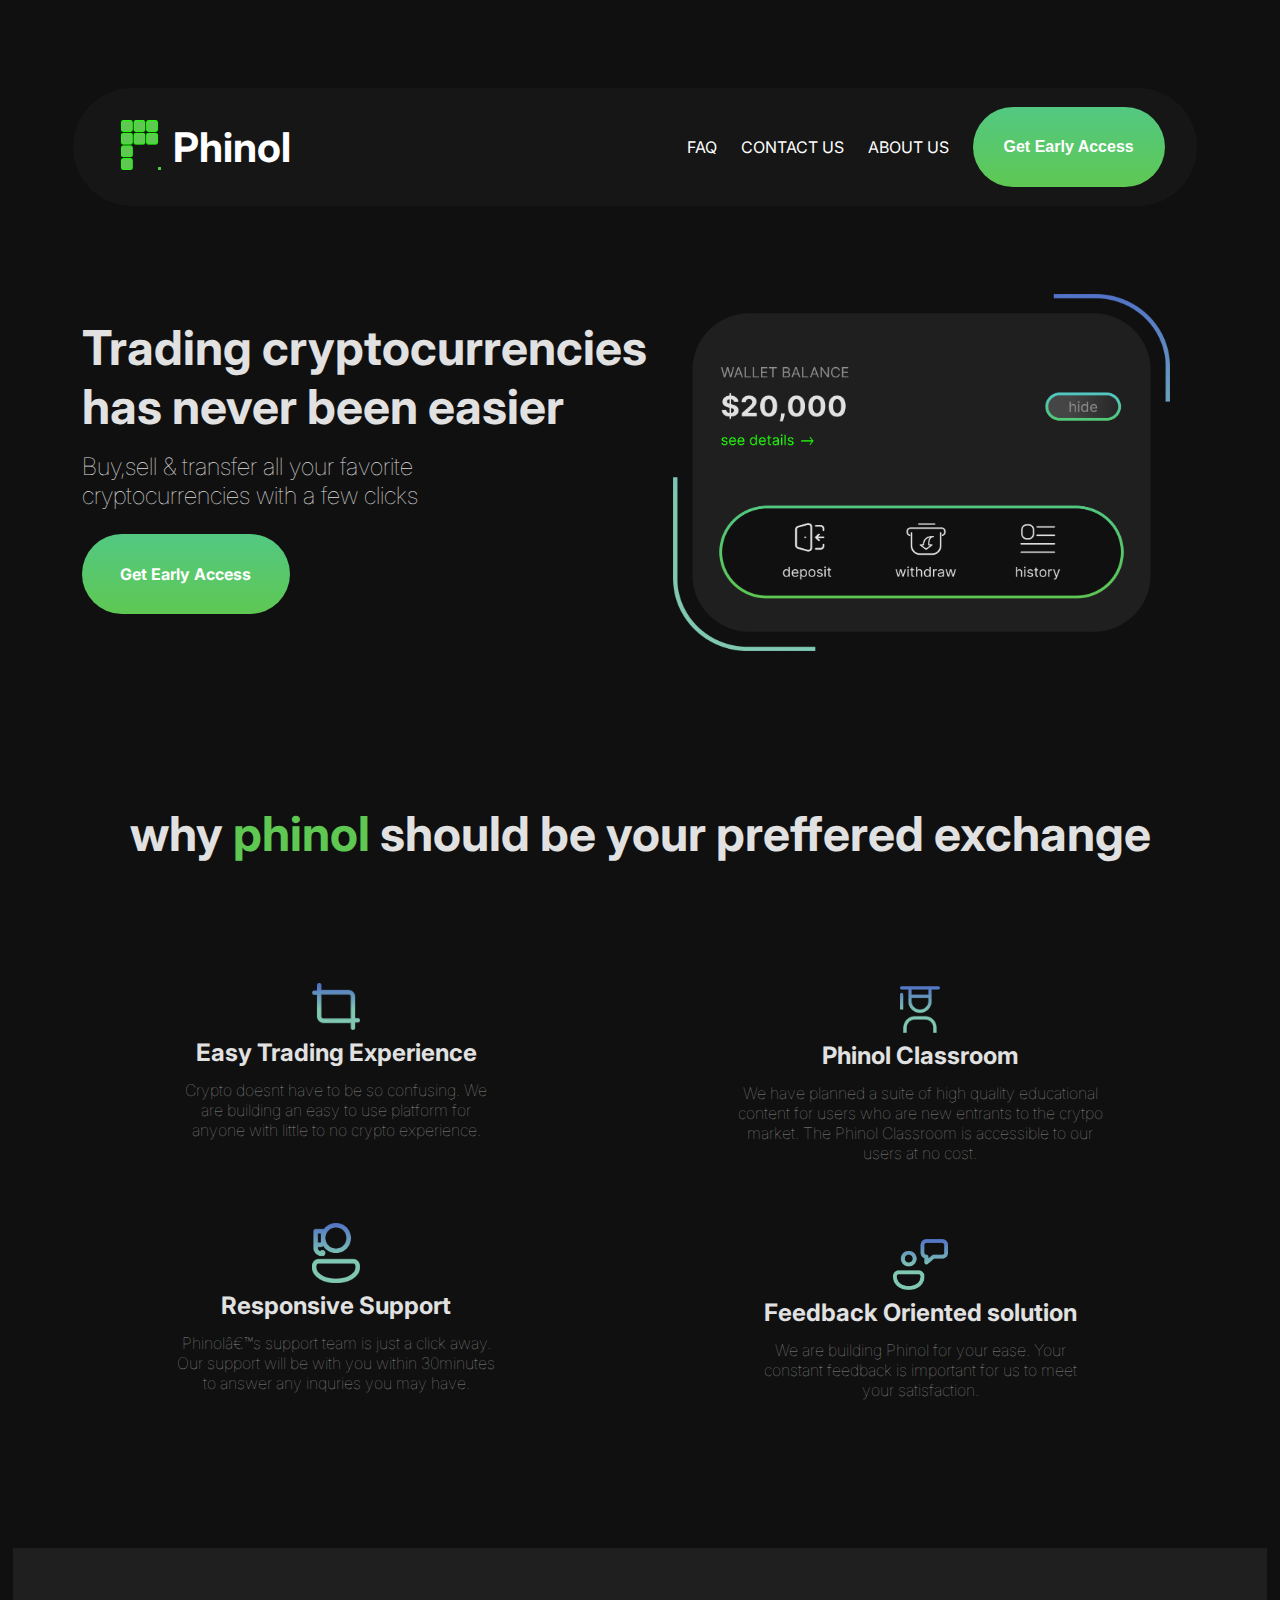
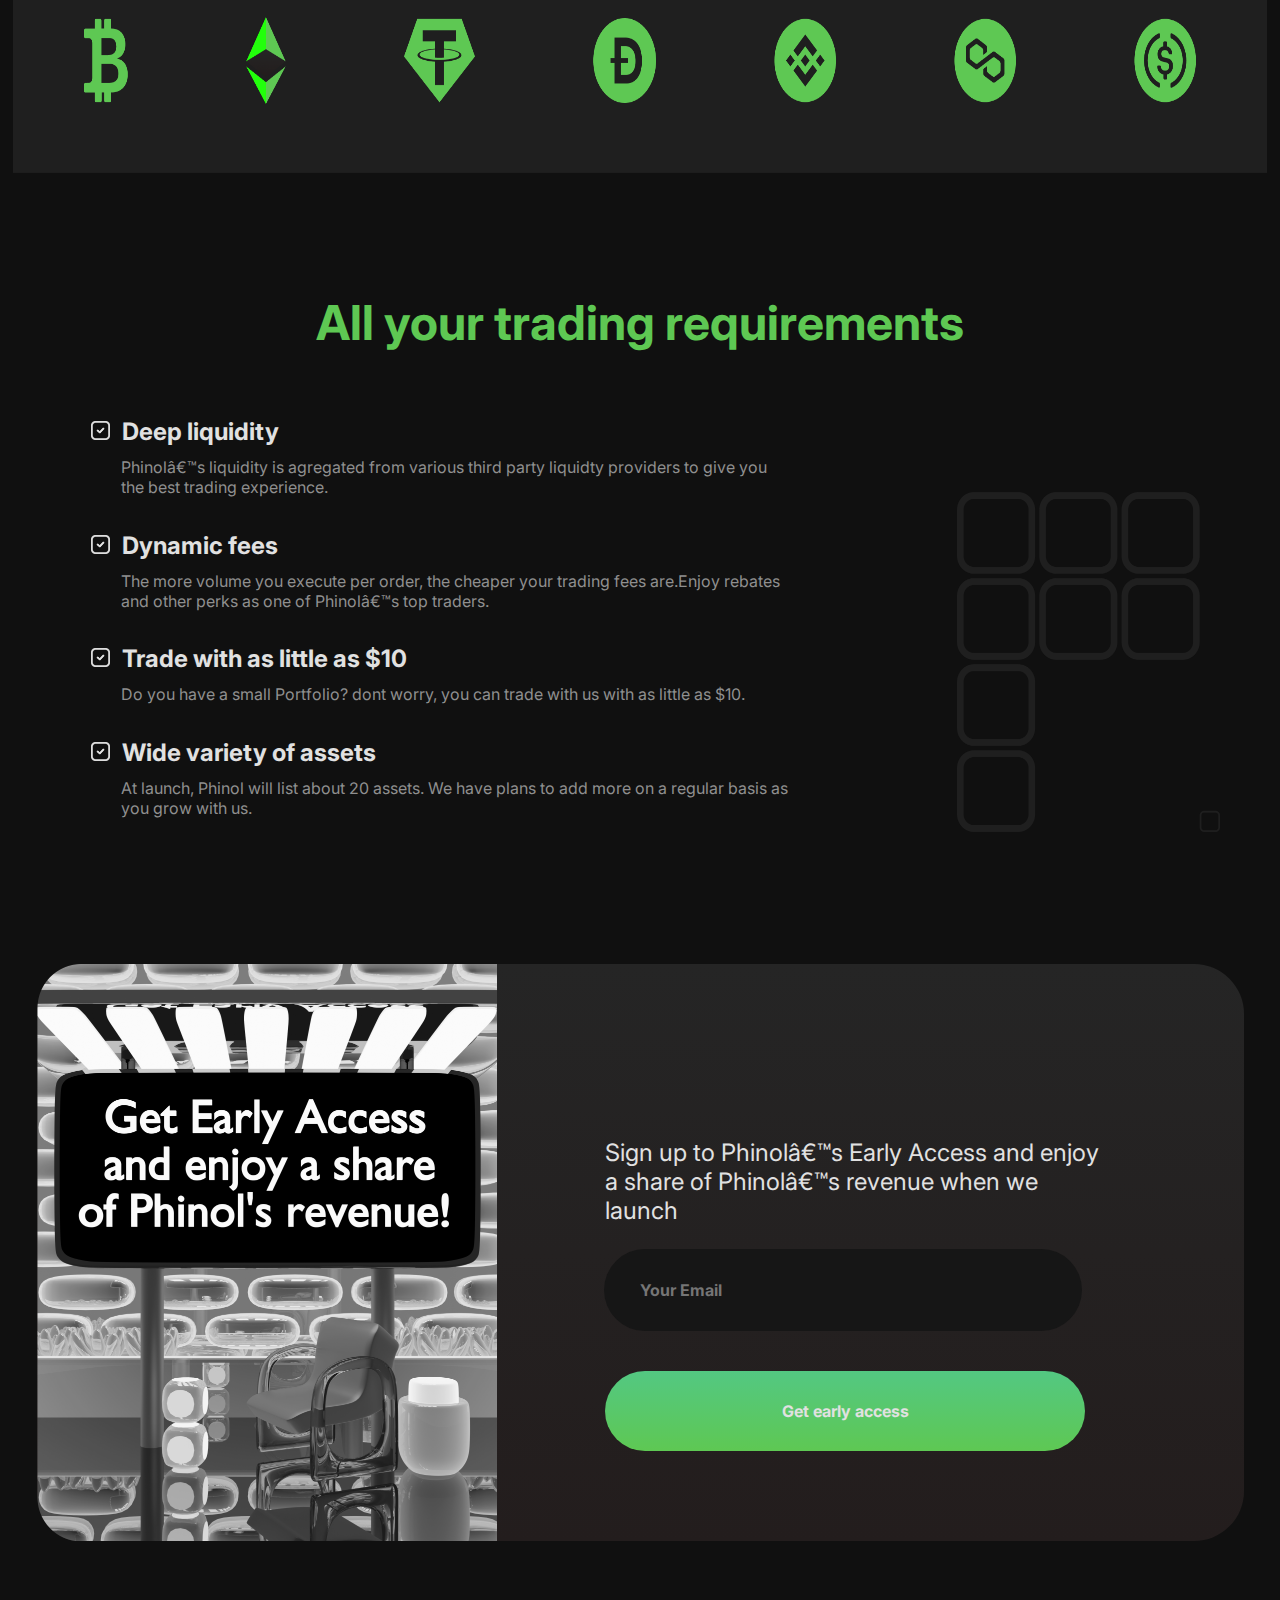
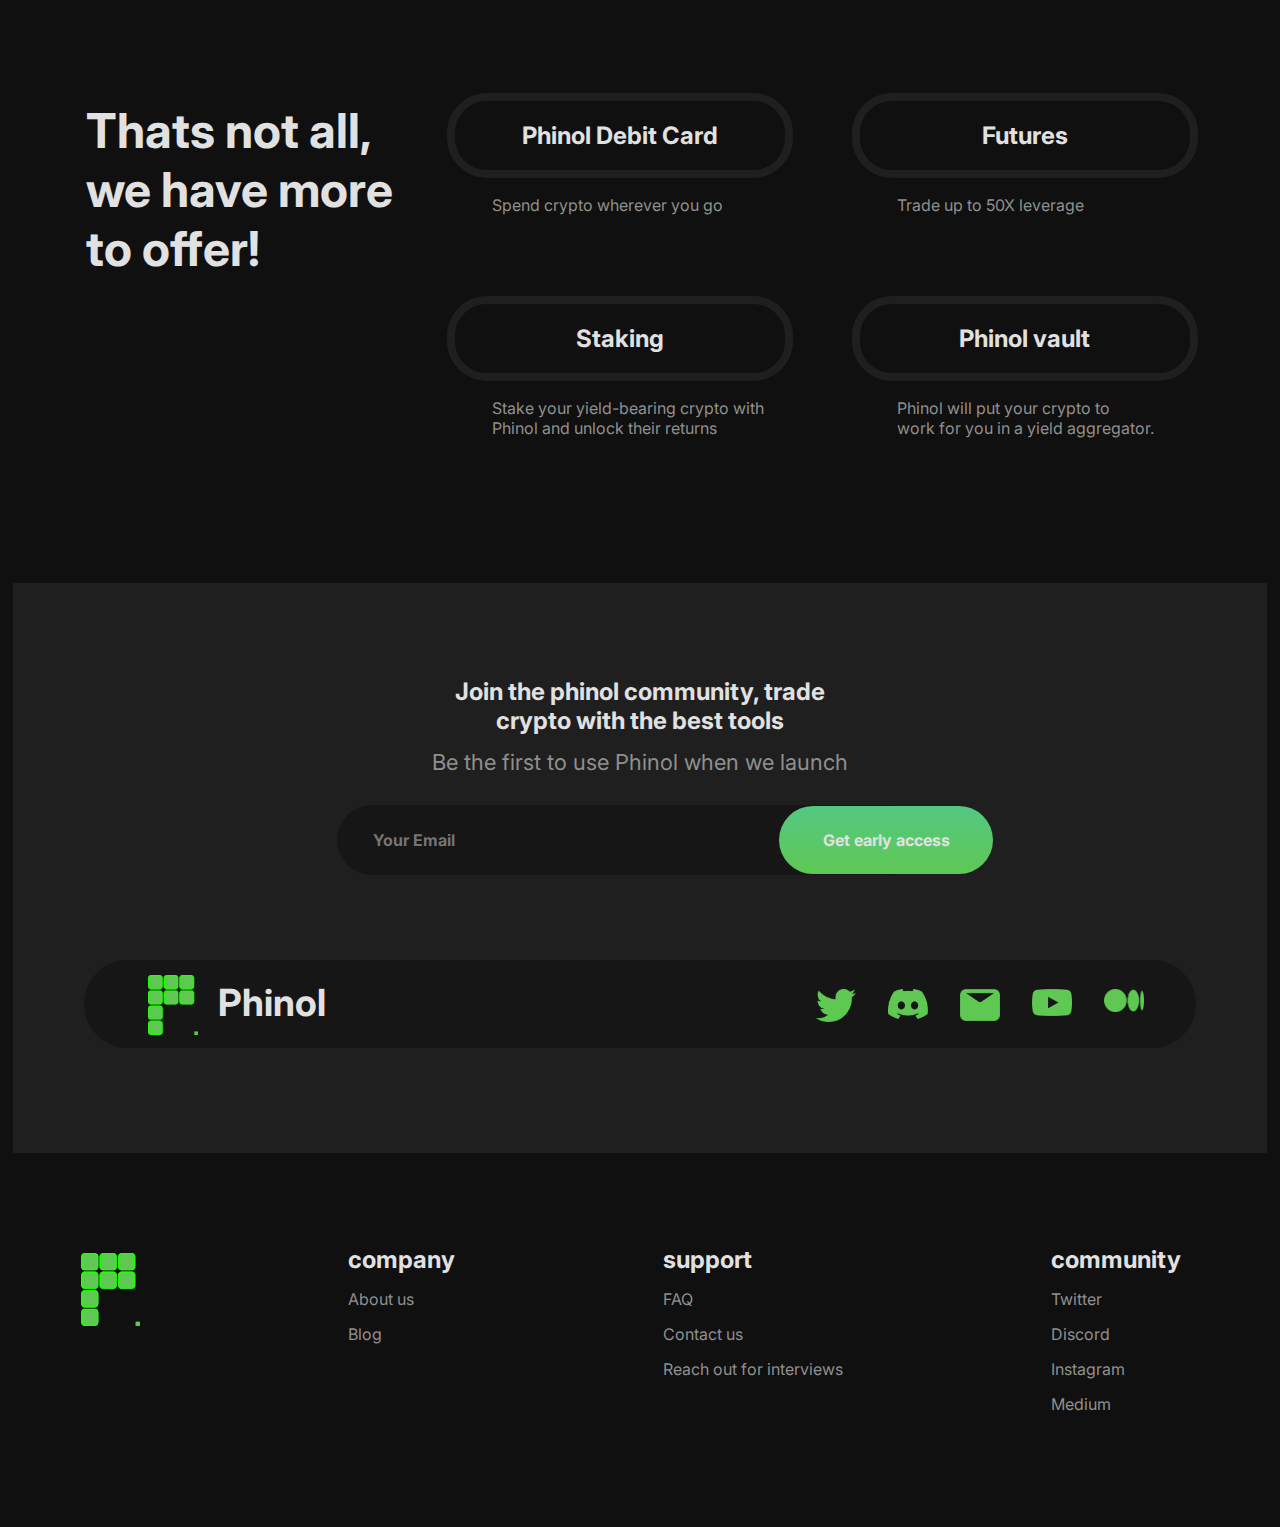
<file: web-page/index.html>
<!DOCTYPE html>
<html lang="en_us">
    <head>
        <!-- Google Tag Manager -->
<script>(function(w,d,s,l,i){w[l]=w[l]||[];w[l].push({'gtm.start':
    new Date().getTime(),event:'gtm.js'});var f=d.getElementsByTagName(s)[0],
    j=d.createElement(s),dl=l!='dataLayer'?'&l='+l:'';j.async=true;j.src=
    'https://www.googletagmanager.com/gtm.js?id='+i+dl;f.parentNode.insertBefore(j,f);
    })(window,document,'script','dataLayer','GTM-559CVQQ');</script>
    <!-- End Google Tag Manager -->

        <!--meta data-->
        <link rel="stylesheet" href="styles/home-style/phinol-mobile.css"> 
        <link rel="stylesheet" href="styles/home-style/phinol-desktop.css">
        <meta charset="UTF_8">
        <meta name="viewport" content="width=device-width, initial-scale=1.0">
        <meta http-equiv="X-UA-Compatible" content="IE=edge" />
        <meta name="keywords" content="Phinol">
        <meta name="description" content=" Trading cryptocurrencies has never been easier,
        Buy,sell & transfer all your favorite cryptocurrencies with a few clicks ">

        <!--fonts-->
        <link rel="preconnect" href="https://fonts.googleapis.com">
        <link rel="preconnect" href="https://fonts.gstatic.com" crossorigin>
        <link href="https://fonts.googleapis.com/css2?family=Inter&display=swap" rel="stylesheet">

        <!-- tittle bar -->
        <link rel="shortcut icon" href="images/logo.png" type="image/x-icon">
        <title> phinol </title>

         <!-- Google tag (gtag.js) -->
         <script async src="https://www.googletagmanager.com/gtag/js?id=G-P7187GT3KW"></script>
        <script>
         window.dataLayer = window.dataLayer || [];
         function gtag(){dataLayer.push(arguments);}
         gtag('js', new Date());    
         gtag('config', 'G-P7187GT3KW');
        </script>
    </head>
    <body>
        <!-- Google Tag Manager (noscript) -->
        <noscript><iframe src="https://www.googletagmanager.com/ns.html?id=GTM-W9HTXGC"
            height="0" width="0" style="display:none;visibility:hidden"></iframe></noscript>
    <!-- End Google Tag Manager (noscript) -->

        <!-- header element -->
        <nav class="header-div">
         <header>
         <a href="index.html" class="home-link"> <img src="images/logo.png" class="phinol-logo"> </a>
            <h2> Phinol</h2>
            <img class="menu" src="images/menu.png" onclick="myFunction()">
             <div class="over-lay">
            <img class="cancel" src="images/cancel.png">
            <a href="faq.html" target="_self" class="header-faq">FAQ</a>
            <a href="contact.html" target="_self" class="header-faq">CONTACT US</a>
            <a href="about.html" target="_self" class="header-faq">ABOUT US</a>
          <a href="#card"> <button type="button" class="button1 btn-click-state">Get Early Access</button> </a>
        </div>
        </header> <br> 
    </nav>
        <!-- contact, about and faq page link on hover pop up -->
        <nav class="above-hover">
        <nav class="faq-hoverg">
        <div class="faq-hover">
                <p>
                    We&apos;ve answered some of the question we think you might have for us. Go ahead and read our FAQ if you have any. 
                </p>
            </div>
            <div class="faq-hover">
                <p>
                    Get in touch with the team. We are here to answer any question you might have for us.  
                </p>
            </div>
            <div class="faq-hover">
                <p>
                    Learn about Phinol and the team building Phinol for you.  
                </p>
            </div>
        </nav>
    </nav>

            <!-- first section  -->
            <main class="first-div">
         <div class="first">
            <div class="first1">
            <h1>
                Trading cryptocurrencies has never been easier 
            </h1>
           <p class="pop-up-p"> Buy,sell & transfer all your favorite <br> cryptocurrencies with a few clicks</p>
            <button type="button" class="button2 btn-click-state">Get Early Access</button> 
           </div> 
           <div class="action-message">
           <h4> Thank you for joining Phinol&apos;s early access </h4>
           </div>
           <nav class="early-access">
           <div class="early-access-pop-up">
            <img src="images/close-pop.png" class="close-early-access-pop-up">
             <p class="pop-up-p">
                 sign up to Phinol’s Early Access and be the frist to use Phinol when we launch!
             </p>
             <form>
             <input type="email" placeholder="Your Email" class="pop-up-mail user-mail mail-list"> <br>
             <button type="submit" class="pop-up-submit btn-click-state">Get early access</button> 
            </form>               
         </div>
        </nav>
            <div class="first2">
                <img src="images/wallet image.png">
            </div>           
        </div>
    </main>
        <br>
        
        <h1 class="stand-alone"> why <span>phinol</span> should be your preffered exchange</h1>


        <!-- second section -->
         <div class="second">
            <div class="second1">
                <img src="images/nnVector-1.png">
                <h5> Easy Trading Experience </h5>
                <p>
                    Crypto doesnt have to be so confusing. We are building an easy to use platform for anyone with little to no crypto experience.  
                </p>
            </div>

            <div class="second2">
                <img src="images/Vector.png">
                <h5> Phinol Classroom </h5>
                <p>
                    We have planned a suite of high quality
                    educational content for users who are new
                    entrants to the crytpo market. The Phinol Classroom
                    is accessible to our users at no cost.
                </p>
            </div>

            <div class="second3">
                <img src="images/nwesupport.png">
                <h5> Responsive Support </h5>
                <p>
                    Phinol’s support team is just a click away. Our support will be with you within 30minutes to answer any inquries you may have.  
                </p>
            </div>
            

           <div class="second4">
                <img src="images/nnVector.png">
                <h5> Feedback Oriented solution </h5>
                <p>
                    We are building Phinol for your ease. Your constant feedback is important for us to meet your satisfaction. 
                </p>
            </div> 
            <button type="button" class="button2">Get Early Access</button>
            <div class="action-message">
                <h4> Thank you for joining Phinol’s early access </h4>
            </div> 
        </div> 

        <!--second early access pop -up -->
         <div class="early-access-pop-up">
            <img src="images/close-pop.png" class="close-early-access-pop-up">
             <p>
                 sign up to Phinol’s Early Access and be the frist to use Phinol when we launch!
             </p>
             <form>
             <input type="email" placeholder="Your Email" class="pop-up-mail mail-list"> <br>
             <button type="submit" class="pop-up-submit" onclick="clickCounter1()">Get early access</button>    
            </form>            
         </div> 

         <!-- cryptocurrency images -->
          <div class="crypto-logo-img">
            <img src="images/assset icons.png" class="desktop-img">
            <img src="images/crypto images2.png" class="mobile-img">
        </div> 


        <!-- trading requirements text heading -->
         <div class="trading-req-text">
            <h2>
                All your trading requirements
            </h2>
        </div> 


        <!-- trading requirements  -->
         <div class="trading-req">
            <div class="trading-req-content">
                <div class="dynamic-fee">
                    <img src="images/mark.png"> <span>Deep liquidity</span> 
                    <p>
                        Phinol’s liquidity is agregated from various third party liquidty providers to give you the best
                        trading experience.
                    </p>
                </div>

                <div class="dynamic-fee">
                    <img src="images/mark.png"> <span>Dynamic fees</span> 
                    <p>
                        The more volume you execute per order, the cheaper your trading fees are.Enjoy rebates
                        and other perks as one of Phinol’s top traders.
                    </p>
                </div> 

                <div class="dynamic-fee">
                    <img src="images/mark.png"> <span>Trade with as little as $10</span> 
                    <p>
                        Do you have a small Portfolio? dont worry, you can trade with us with as little as $10.
                    </p>
                </div>

                <div class="dynamic-fee">
                    <img src="images/mark.png"> <span> Wide variety of assets</span> 
                    <p>
                        At launch, Phinol will list about 20 assets. We have plans to add more on a regular basis as you grow with us. 
                    </p>
                </div>
               <button type="button" class="button2 btn-click-state">Get Early Access</button>
               <div class="action-message">
                <h4> Thank you for joining Phinol’s early access </h4>
             </div>  
            </div>
             <div class="trading-re-img">
                <img src="images/dark logo.png" class="logo-dark">
            </div>
            
        </div>  

         <!--third early access pop -up -->
         <div class="early-access-pop-up">
            <img src="images/close-pop.png" class="close-early-access-pop-up">
             <p>
                 sign up to Phinol’s Early Access and be the frist to use Phinol when we launch!
             </p>
             <form>
             <input type="email" placeholder="Your Email" class="pop-up-mail mail-list"> <br>
             <button type="submit" class="pop-up-submit btn-click-state" onclick="clickCounter2()">Get early access</button>    
            </form>            
         </div> 

         <!-- early acces card  -->
         <div class="oga-card" id="card">
            <div class="early-card-mobile">
                <img class="card-mobile" src="images/get early access banner(frame).png">
                <div class="early-card-text-mobile">
                    <p>
                        Sign up to Phinol’s Early Access and enjoy a 
                        share of Phinol’s revenue when we launch
                    </p>
                    <form>
                    <input type="email" placeholder="Your Email" class="user-mail mail-list"> <br>
                    <button type="submit" class="btn-clicked btn-click-state" onmousedown="myFunc()" onmouseup="newFunc()" onclick="clickCounter3()">Get early access</button>
                </form>
                 <div class="action-message">
                    <h4> Thank you for joining Phinol’s early access </h4>
                </div>
                </div>
            </div>
        <div class="early-card">
            <div class="early-card-img">
                <img class="for-mobile" src="images/get early access image (1).png">
            </div>
            <div class="early-card-text">
                <p>
                    Sign up to Phinol’s Early Access and enjoy a 
                    share of Phinol’s revenue when we launch
                </p>
                <form>
                <input type="email" placeholder="Your Email" class="user-mail mail-list"> <br>
                <button type="submit" class="btn-clicked" onclick="clickCounter3()" onmousedown="myFunc()" onmouseup="newFunc()">Get early access</button>
            </form>
            </div>
            <div class="action-message">
                <h4> Thank you for joining Phinol’s early access </h4>
            </div>
        </div>
    </div> 


    <!-- more offers from phinol -->
        <div class="more-offer">
            <div class="offer-text">
            <h1>   Thats not all,<br> we have more  to offer! </h1> 
            </div>

         <div class="offer-content">
                <div class="offer-content-1">
                    <p>Phinol Debit Card</p> <br>
                    <span> Spend crypto wherever you go </span>
                </div>

                <div class="offer-content-1">
                    <p>Futures</p> <br>
                    <span> Trade up to 50X leverage   </span>
                </div>

                <div class="offer-content-1">
                    <p>Staking</p> <br>
                    <span> Stake your yield-bearing crypto with<br>
                        Phinol and unlock their returns </span>
                </div>       

                <div class="offer-content-1">
                    <p>Phinol vault</p> <br>
                    <span> Phinol will put your crypto to<br>
                        work for you in a yield aggregator.  </span>
                </div>
            </div>
        </div> 

        <!-- social media handles section -->
     <div class="parent-social">
        <div class="social-media">
            <h3>
                Join the phinol community, trade crypto with the best tools
            </h3> 
            <span>
                Be the first to use Phinol when we launch
            </span>
            <form>
            <input type="email" placeholder="Your Email" class="user-mail mail-list">
           <button type="submit" class="btn-click-state" onclick="clickCounter4()">Get early access</button> 
        </form>
        <div class="action-message">
            <h4> Thank you for joining Phinol’s early access </h4>
        </div>

              <div class="media-page">
             <div class="logo-div">
                <img src="images/logo.png" class="phinol-log">
                <h2> Phinol</h2>
             </div>
         <div class="icons">   <a href="https://twitter.com/PhinolOfficial?s=20&t=uO0bKqYkR5zSSr-8EjTyBw"> <img src="images/twitter.png"> </a>
            <a href="https://discord.gg/P4gC8CqA"> <img src="images/dicord.png">  </a>
            <a href="#"> <img src="images/mail.png">    </a>
            <a href="https://youtube.com/channel/UCB5YuY1m8D3yDm6pHZzZjMQ"> <img src="images/youtube.png">  </a>
            <a href="#"> <img src="images/medium.png"> </a> </div>
            </div>
        </div>
    </div>


    <!-- footer -->
         <footer>
            <div class="footer-div">
            <div class="footer-img">
                <img src="images/logo.png">
            </div>
            <div class="company">
                <h4>company</h4>
             <a href="about.html">About us</a>
             <a href="https://medium.com/@phinol">Blog</a>
            </div>

            <div class="support">
                <h4>support</h4>
             <a href="faq.html">FAQ</a>
             <a href="contact.html">Contact us</a>
             <a href="">Reach out for interviews</a>
            </div>

            <div class="community">
                <h4>community</h4>
             <a href="https://twitter.com/PhinolOfficial?s=20&t=uO0bKqYkR5zSSr-8EjTyBw">Twitter</a>
             <a href="https://discord.gg/zdSfpfQQzM">Discord</a>
             <a href="https://instagram.com/phinolOfficial">Instagram</a>
             <a href="https://medium.com/@phinol">Medium</a>
            </div>
        </div> 
        </footer>  

        <!-- scrtipt tags  -->
        <script src="scripts/phinol.js"></script>
        <!-- <script src="scripts/mail-validation.js"></script> -->
        <script src="scripts/save-mail.js"></script>
    </body>
</html>
</file>
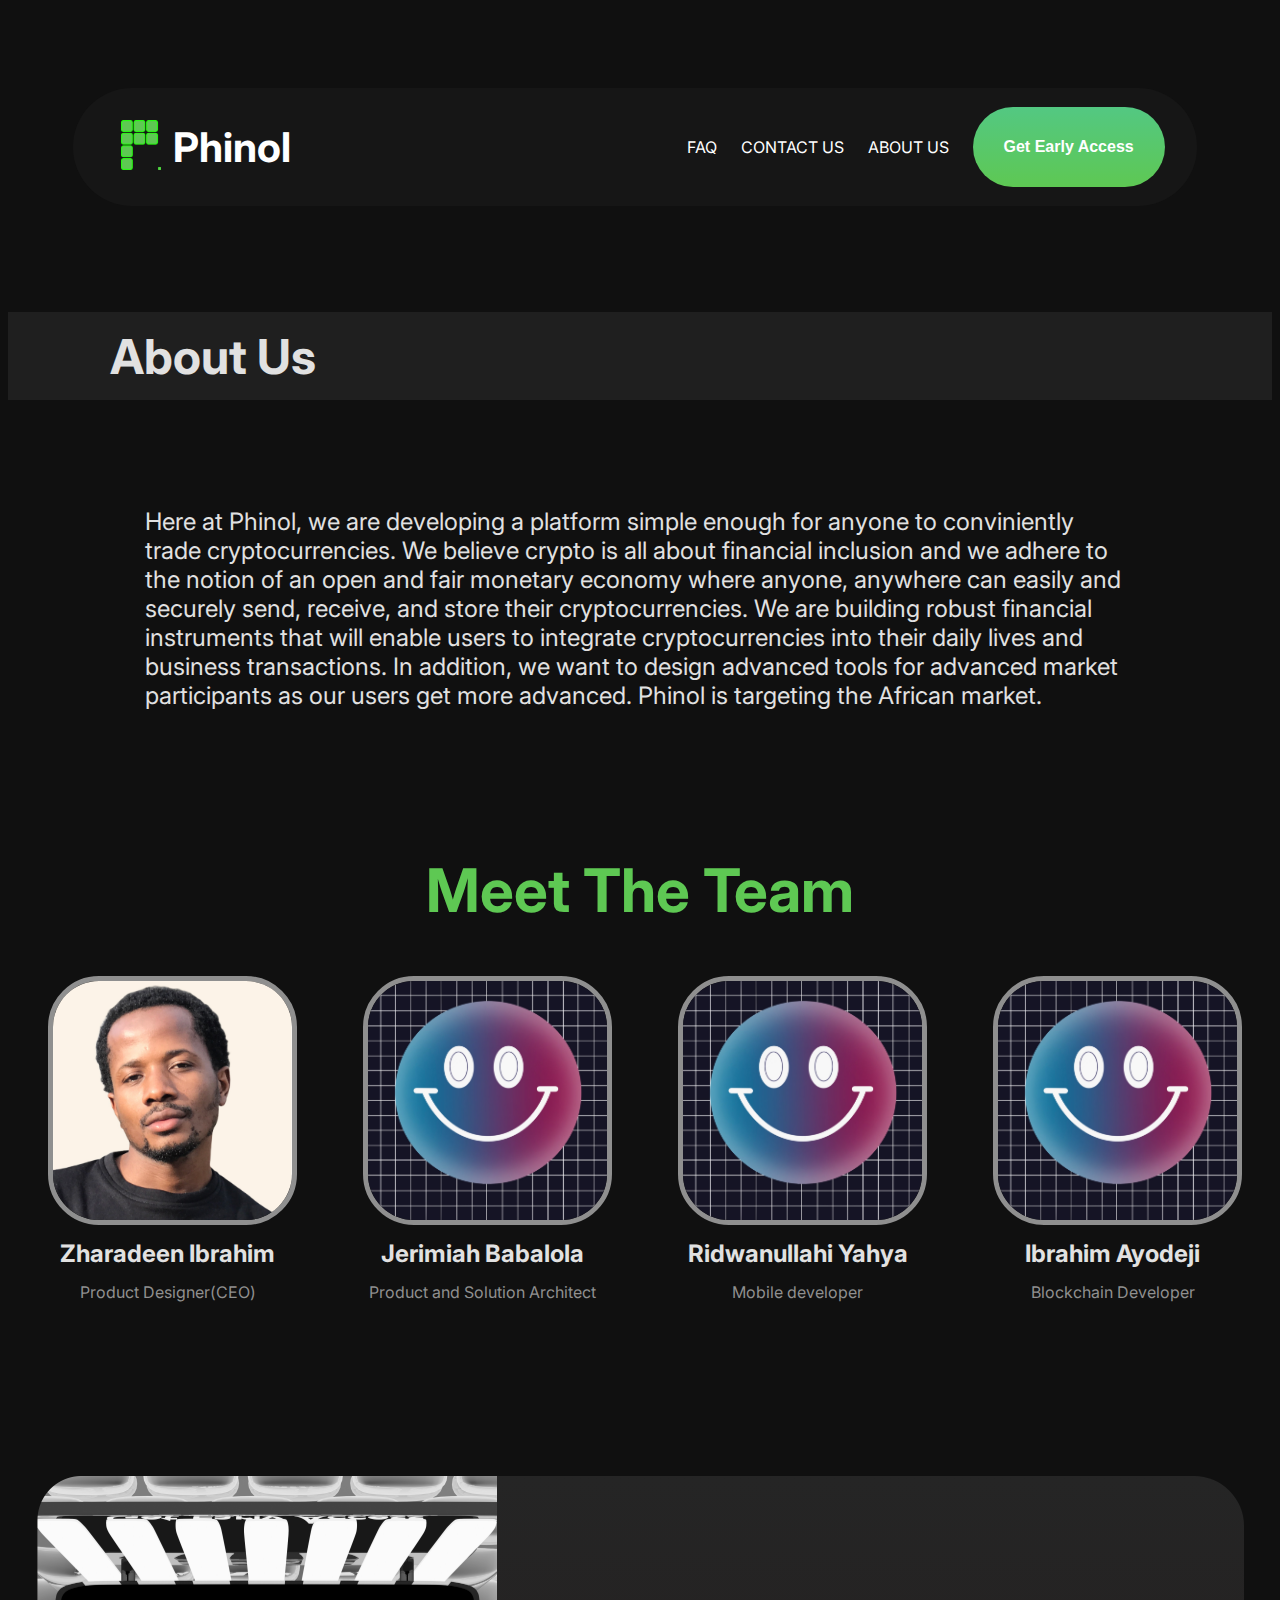
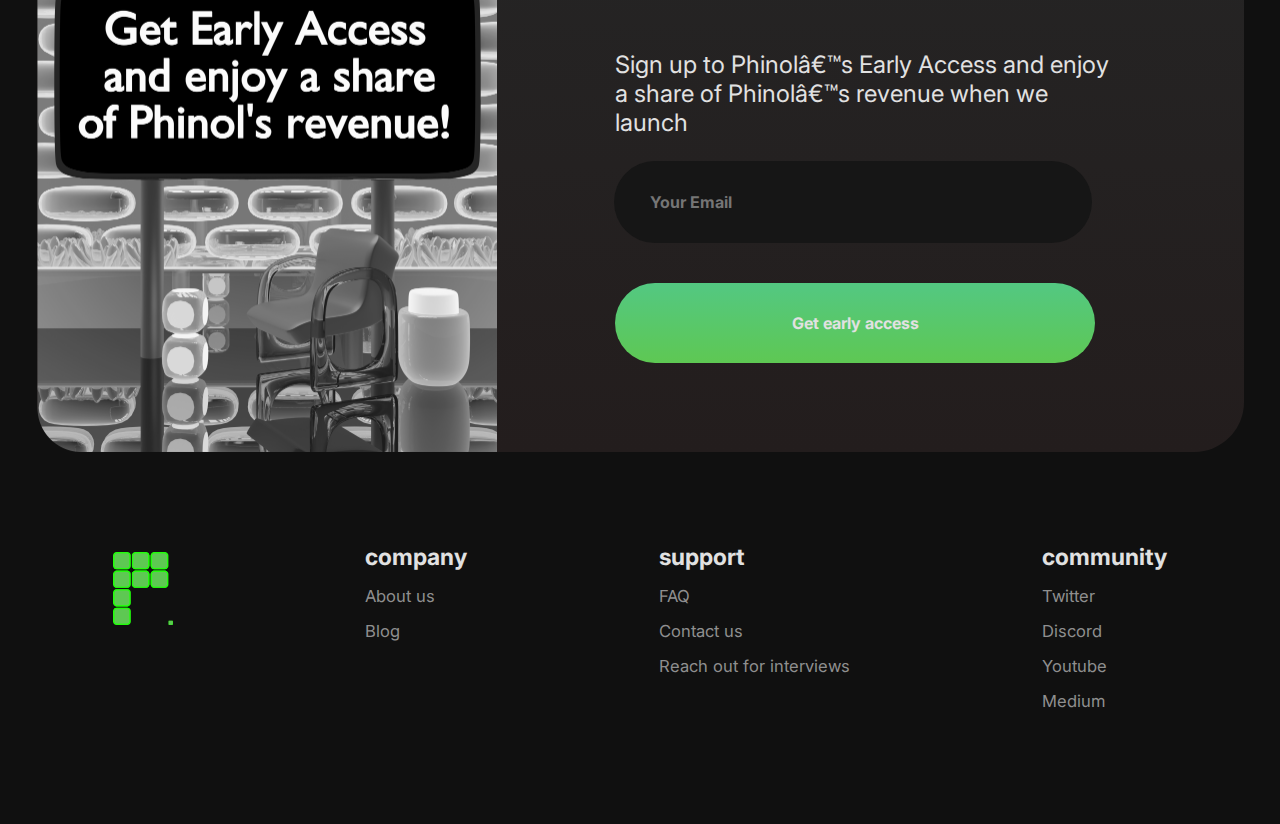
<file: web-page/about.html>
<!DOCTYPE html>
<html lang="en_us">
    <head>
        <!--meta data-->
        <link rel="stylesheet" href="styles/about-style/about-mobile.css">
        <link rel="stylesheet" href="styles/about-style/about-desktop.css"> 
        <meta charset="UTF_8">
        <meta name="viewport" content="width=device-width, initial-scale=1.0">

        <!--fonts-->
        <link rel="preconnect" href="https://fonts.googleapis.com">
        <link rel="preconnect" href="https://fonts.gstatic.com" crossorigin>
        <link href="https://fonts.googleapis.com/css2?family=Inter&display=swap" rel="stylesheet">

        <!-- tittle bar -->
        <link rel="shortcut icon" href="images/logo.png" type="image/x-icon">
        <title> phinol </title>

        <!-- Google tag (gtag.js) -->
         <script async src="https://www.googletagmanager.com/gtag/js?id=G-P7187GT3KW"></script>
        <script>
         window.dataLayer = window.dataLayer || [];
         function gtag(){dataLayer.push(arguments);}
         gtag('js', new Date());    
         gtag('config', 'G-P7187GT3KW');
        </script>
    </head>

    <body>

         <!-- header element -->
         <nav class="header-div">
        <header>
            <a href="index.html" class="home-link">   <img src="images/logo.png" class="phinol-logo"> </a>
           <h2> Phinol</h2>
           <img class="menu" src="images/menu.png" onclick="myFunction()">
           <div class="over-lay">
           <img class="cancel" src="images/cancel.png">
           <a href="faq.html" target="_self" class="header-faq">FAQ</a>
           <a href="contact.html" target="_self" class="header-faq">CONTACT US</a>
           <a href="about.html" target="_self" class="header-faq">ABOUT US</a>
        <a href="#card">  <button type="button" class="button1 btn-click-state">Get Early Access</button> </a> 
       </div>
       </header>
    </nav> <br>

        <!-- contact, about and faq page link on hover pop up -->
        <nav class="above-hover">
            <nav class="faq-hoverg">
            <div class="faq-hover">
                    <p>
                        We’ve answered some of the question we think you might have for us. Go ahead and read our FAQ if you have any. 
                    </p>
                </div>
                <div class="faq-hover">
                    <p>
                        Get in touch with the team. We are here to answer any question you might have for us.  
                    </p>
                </div>
                <div class="faq-hover">
                    <p>
                        Learn about Phinol and the team building Phinol for you.  
                    </p>
                </div>
            </nav>
        </nav>

    <!-- about section heading -->
       <div class="about-head">
        <h2>About Us</h2>
    </div>


    <!-- about note -->
    <div class="about-note">
        <p>
            Here at Phinol, we are developing a platform simple enough for anyone to conviniently trade cryptocurrencies.
            We believe crypto is all about financial inclusion and we adhere to the notion of an open and  fair monetary economy where anyone, anywhere can easily and securely send, receive, and store their cryptocurrencies.
            We are building robust financial instruments that will enable users to integrate cryptocurrencies into their daily lives and business transactions. In addition, we want to design advanced tools for advanced market participants as our users get more advanced.
            Phinol is targeting the African market.
        </p>
    </div>

    <!-- team heading -->
    <div class="parent-about">
     <h2 class="team-head">
        Meet The Team
    </h2>
</div>

    <!-- team members information -->
    <nav class="team-cover">
    <div class="team">
        <div class="member1">
            <div class="img1">
                <img src="images/avatar.jpg">
            </div>
            <p> Zharadeen Ibrahim</p>
            <span> Product Designer(CEO)</span>
        </div>
         <div class="member1">
            <div class="img1">
                <img src="images/avatar2.jpg">
            </div>
            <p> Jerimiah Babalola</p>
            <span> Product and Solution Architect</span>
        </div>
        <div class="member1">
            <div class="img1">
                <img src="images/avatar2.jpg">
            </div>
            <p> Ridwanullahi Yahya</p>
            <span> Mobile developer</span>
        </div>
        <div class="member1">
            <div class="img1">
                <img src="images/avatar2.jpg">
            </div>
            <p> Ibrahim Ayodeji</p>
            <span> Blockchain Developer</span>
        </div>        
    </div> 
</nav>

     <!-- early acces card  -->
       <div class="oga-card">
        <div class="early-card-mobile" id="card">
            <img class="card-mobile" src="images/get early access banner(frame).png">
            <div class="early-card-text-mobile">
                <p>
                    Sign up to Phinol’s Early Access and enjoy a 
                    share of Phinol’s revenue when we launch
                </p>
                <form>
                <input type="email" placeholder="Your Email" class="user-mail mail-list"> <br>
                <button type="submit" class="btn-clicked" onclick="clickCounterA0()" onmousedown="myFunc()" onmouseup="newFunc()">Get early access</button>
            </form>
             <div class="action-message">
                <h4> Thank you for joining Phinol’s early access </h4>
            </div>
            </div>
        </div>
        <div class="early-card" id="card">
            <div class="early-card-img">
                <img class="for-mobile" src="images/get early access image (1).png">
            </div>
            <div class="early-card-text">
                <p>
                    Sign up to Phinol’s Early Access and enjoy a 
                    share of Phinol’s revenue when we launch
                </p>
                <form>
                <input type="email" placeholder="Your Email" class="user-mail mail-list"> <br> 
                <button type="submit" class="btn-click-state" onclick="clickCounterA0()">Get early access</button>
            </form>
            </div>
            <div class="action-message">
                <h4> Thank you for joining Phinol’s early access </h4>
            </div>
        </div>
    </div> 

     <!-- footer -->
        <footer>
         <div class="footer-div">
            <div class="footer-img">
                <img src="images/logo.png">
            </div>
            <div class="company">
                <h4>company</h4>
             <a href="about.html">About us</a>
             <a href="https://medium.com/@phinol">Blog</a>
            </div>

            <div class="support">
                <h4>support</h4>
             <a href="faq.html">FAQ</a>
             <a href="contact.html">Contact us</a>
             <a href="">Reach out for interviews</a>
            </div>

            <div class="community">
                <h4>community</h4>
             <a href="https://twitter.com/PhinolOfficial?s=20&t=uO0bKqYkR5zSSr-8EjTyBw">Twitter</a>
             <a href="https://discord.gg/zdSfpfQQzM">Discord</a>
             <a href="https://youtube.com/channel/UCB5YuY1m8D3yDm6pHZzZjMQ">Youtube</a>
             <a href="https://medium.com/@phinol">Medium</a>
            </div>
        </div> 
        </footer> 

         <!-- scrtipt tags  -->
        <script src="scripts/phinol.js"></script>
        <script src="scripts/mail-validation.js"></script>
        <script src="scripts/save-mail.js"></script>
</body>
</html>
</file>
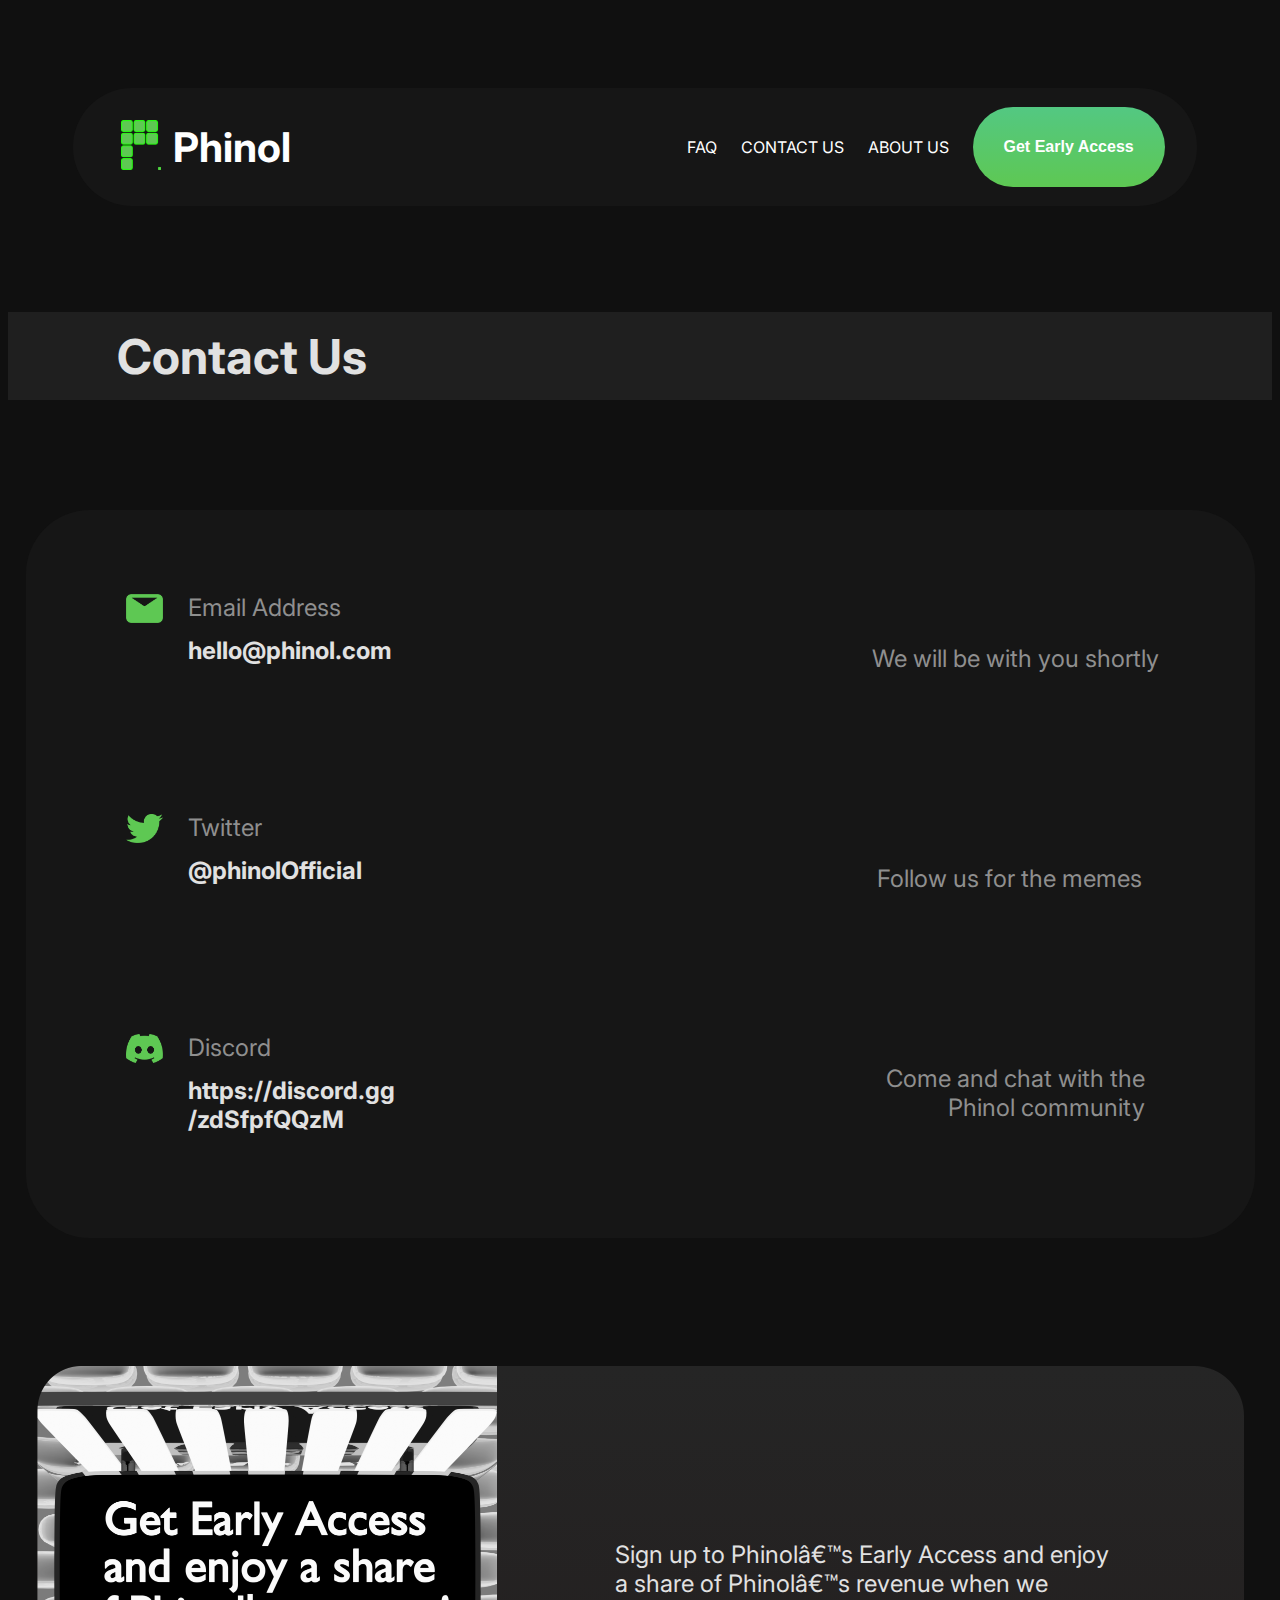
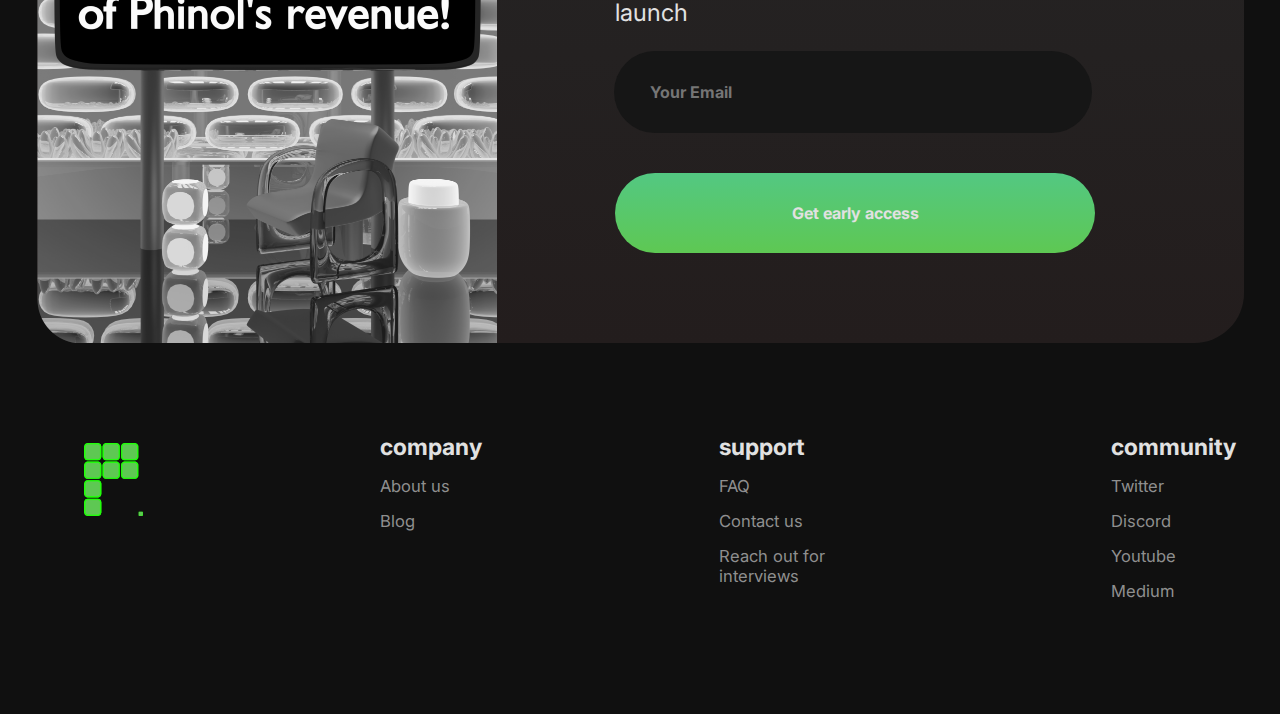
<file: web-page/contact.html>
<!DOCTYPE html>
<html lang="en_us">
    <head>
        <!--meta data-->
         <link rel="stylesheet" href="styles/contact-style/contact-mobile.css">
        <link rel="stylesheet" href="styles/contact-style/contact-desktop.css"> 
        <meta charset="UTF_8">
        <meta name="viewport" content="width=device-width, initial-scale=1.0">

        <!--fonts-->
        <link rel="preconnect" href="https://fonts.googleapis.com">
        <link rel="preconnect" href="https://fonts.gstatic.com" crossorigin>
        <link href="https://fonts.googleapis.com/css2?family=Inter&display=swap" rel="stylesheet">

        <!-- tittle bar -->
        <link rel="shortcut icon" href="images/logo.png" type="image/x-icon">
        <title> phinol </title>

         <!-- Google tag (gtag.js) -->
         <script async src="https://www.googletagmanager.com/gtag/js?id=G-P7187GT3KW"></script>
        <script>
         window.dataLayer = window.dataLayer || [];
         function gtag(){dataLayer.push(arguments);}
         gtag('js', new Date());    
         gtag('config', 'G-P7187GT3KW');
        </script>
    </head>
    <body>
         <!-- header element -->
         <nav class="header-div">
        <header>
            <a href="index.html" class="home-link">    <img src="images/logo.png" class="phinol-logo"> </a>
            <h2> Phinol</h2>
            <img class="menu" src="images/menu.png" onclick="myFunction()">
            <div class="over-lay">
            <img class="cancel" src="images/cancel.png">
            <a href="faq.html" target="_self" class="header-faq">FAQ</a>
            <a href="contact.html" target="_self" class="header-faq">CONTACT US</a>
            <a href="about.html" target="_self" class="header-faq">ABOUT US</a>
         <a href="#card">   <button type="button" class="button1 btn-click-state">Get Early Access</button> </a>
        </div>
        </header> </nav> <br> 

         <!-- contact, about and faq page link on hover pop up -->
         <nav class="above-hover">
            <nav class="faq-hoverg">
        <div class="faq-hover">
            <p>
                We’ve answered some of the question we think you might have for us. Go ahead and read our FAQ if you have any. 
            </p>
        </div>
        <div class="faq-hover">
            <p>
                Get in touch with the team. We are here to answer any question you might have for us.  
            </p>
        </div>
        <div class="faq-hover">
            <p>
                Learn about Phinol and the team building Phinol for you.  
            </p>
        </div>
    </nav>
</nav>

         <!-- contact heading -->
         <div class="parent-contact">
        <div class="contact-head">
            <h2>Contact Us</h2>
        </div>
    </div>

        <!-- contact section -->
     <div class="contact-cover">
        <div class="contact-div">
            <div class="mail">
                <div class="left-div">
                    <div class="logo">
                    <img  src="images/mail.png">
                    </div>
                    <div class="text">
                        <p>Email Address </p>
                        <a href="#" class="phinol-mail">hello@phinol.com</a>
                    </div>
                </div>
                <div class="right-div">
                    <p> We will be with you shortly</p>
                </div>
            </div>
           <div class="mail">
                <div class="left-div">
                    <div class="logo twitter">
                        <img src="images/twitter.png">                    
                    </div>
                    <div class="text">
                        <p>Twitter </p>
                        <a href="https://twitter.com/PhinolOfficial?s=20&t=uO0bKqYkR5zSSr-8EjTyBw">@phinolOfficial</a>
                    </div>
                </div>
                <div class="right-div">
                    <p class="meme"> Follow us for the memes</p>
                </div>
            </div>
            <div class="mail">
                <div class="left-div">
                    <div class="logo">
                    <img  src="images/dicord.png">
                    </div>
                    <div class="text">
                        <p>Discord </p>
                        <a href="https://discord.gg/zdSfpfQQzM" class="discord-link">https://discord.gg<br>/zdSfpfQQzM</a>
                    </div>
                </div>
                <div class="right-div">
                    <p class="discord-text"> Come and chat with the Phinol community</p>
                </div>
            </div>
        </div>
    </div> 

    <!-- suggestion-pop-up -->
    <form action="https://formsubmit.co/45b8a9428d0d1962fe5c42f62d608002" method="POST" class="form-list">
    <div class="suggestion-pop-up">
   
         <img src="images/cancel.png" class="close-pop">
        <div class="subject">
            <p>Subject</p>
            <input type="text" name="text" class="subject-text" required>
        </div>
        <input type="hidden" name="_captcha" value="false">
        <input type="hidden" name="_next" value="http://127.0.0.1:5500/contact.html">
        <div class="mail">
            <p>Email</p>
            <input type="email" name="email" class="subject-mail" required>
        </div>
        <div class="message">
            <p>Message</p>
            <textarea class="subject-message" name="message" required></textarea>
        </div>
        <button type="submit" class="btn-submit">Submit</button> 
   
    </div>
</form>
   
        <!-- <input type="text" name="name" required>
 <input type="email" name="email" required>
 
 <button type="submit">Send</button> -->

      <!-- early acces card  -->
        <div class="oga-card">
            <div class="early-card-mobile" id="card">
                <img class="card-mobile" src="images/get early access banner(frame).png">
                <div class="early-card-text-mobile">
                    <p>
                        Sign up to Phinol’s Early Access and enjoy a 
                        share of Phinol’s revenue when we launch
                    </p>
                    <form>
                    <input type="email" placeholder="Your Email" class="user-mail mail-list"> <br>
                    <button type="submit" class="btn-clicked" onmousedown="myFunc()" onmouseup="newFunc()">Get early access</button>
                </form>
                 <div class="action-message">
                    <h4> Thank you for joining Phinol’s early access </h4>
                </div>
                </div>
            </div>
            <div class="early-card" id="card">
                <div class="early-card-img">
                    <img class="for-mobile" src="images/get early access image (1).png">
                </div>
                <div class="early-card-text">
                    <p>
                        Sign up to Phinol’s Early Access and enjoy a 
                        share of Phinol’s revenue when we launch
                    </p>
                    <form>
                    <input type="email" placeholder="Your Email" class="user-mail mail-list"> <br>
                    <button type="submit" class="btn-click-state">Get early access</button>
                </form>
                </div>
                <div class="action-message">
                    <h4> Thank you for joining Phinol’s early access </h4>
                </div>
            </div>
        </div> 

          <!-- footer -->
            <footer>
                <div class="footer-div">
                <div class="footer-img">
                    <img src="images/logo.png">
                </div>
                <div class="company">
                    <h4>company</h4>
                 <a href="about.html">About us</a>
                 <a href="https://medium.com/@phinol">Blog</a>
                </div>
    
                <div class="support">
                    <h4>support</h4>
                 <a href="faq.html">FAQ</a>
                 <a href="contact.html">Contact us</a>
                 <a href="">Reach out for interviews</a>
                </div>
    
                <div class="community">
                    <h4>community</h4>
                 <a href="https://twitter.com/PhinolOfficial?s=20&t=uO0bKqYkR5zSSr-8EjTyBw">Twitter</a>
                 <a href="https://discord.gg/zdSfpfQQzM">Discord</a>
                 <a href="https://youtube.com/channel/UCB5YuY1m8D3yDm6pHZzZjMQ">Youtube</a>
                 <a href="https://medium.com/@phinol">Medium</a>
                </div>
            </div> 
            </footer>

            <!-- scrtipt tags  -->
            <script src="scripts/phinol.js"></script>
            <script src="scripts/contact.js"></script>
            <script src="https://smtpjs.com/v3/smtp.js"></script>
            <script src="scripts/save-mail.js"></script>
    </body>
    </html>
</file>
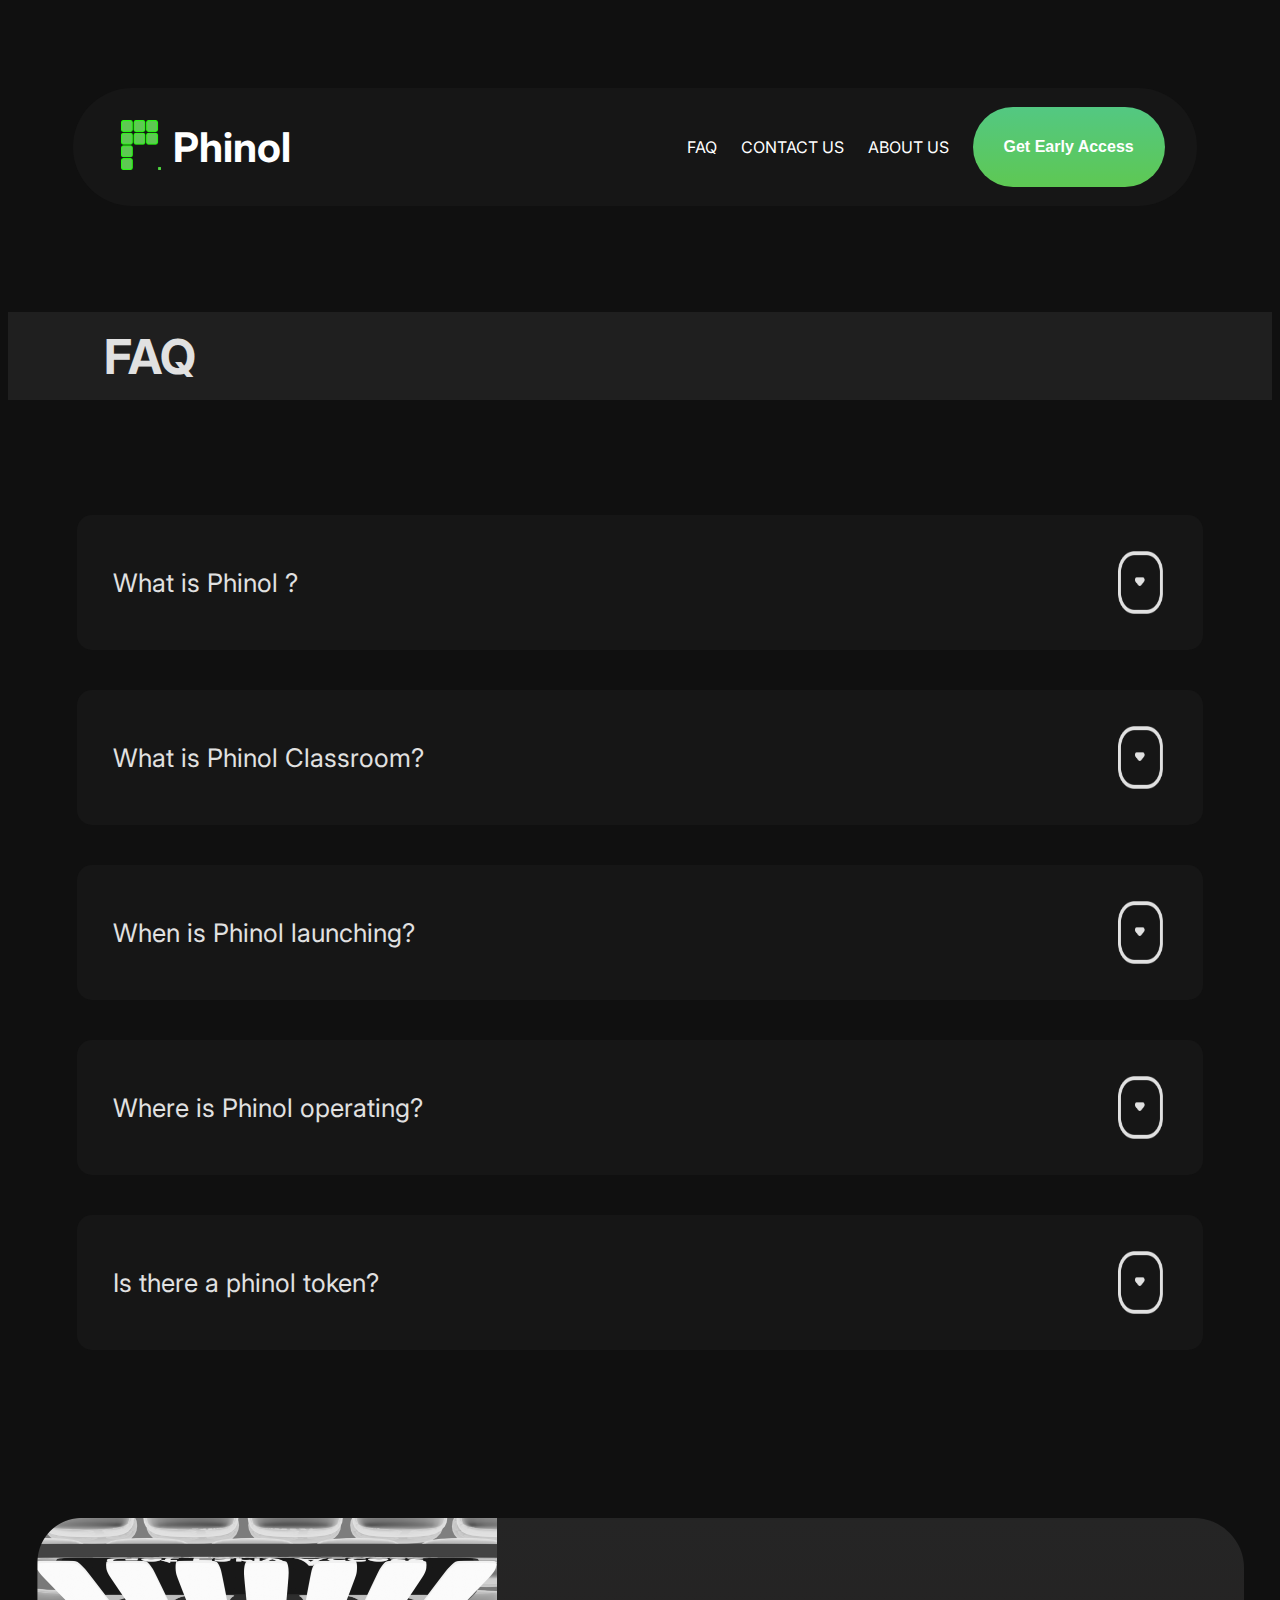
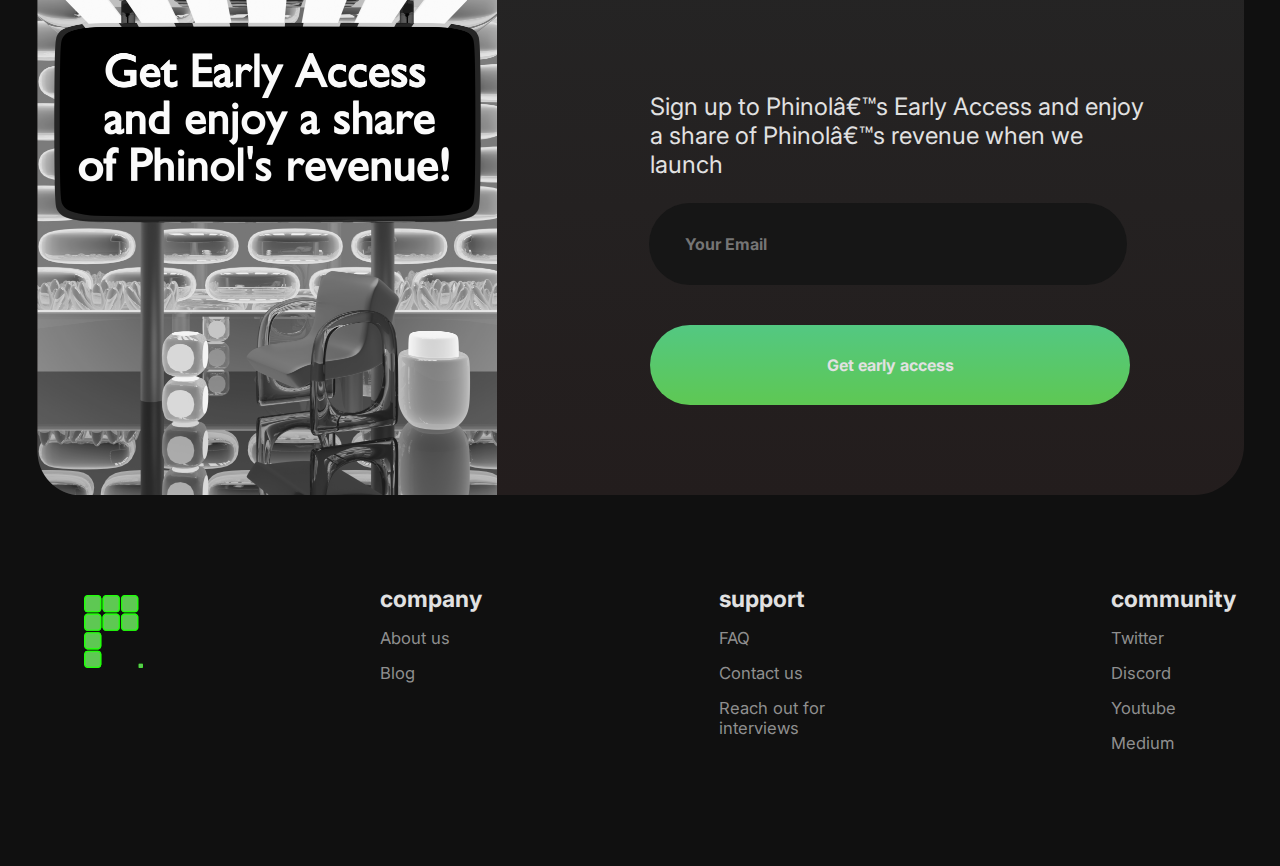
<file: web-page/faq.html>
<!DOCTYPE html>
<html lang="en_us">
    <head>
        <!--meta data-->
        <link rel="stylesheet" href="styles/faq-style/faq-mobile.css">
        <link rel="stylesheet" href="styles/faq-style/faq-desktop.css"> 
        <meta charset="UTF_8">
        <meta name="viewport" content="width=device-width, initial-scale=1.0">

        <!--fonts-->
        <link rel="preconnect" href="https://fonts.googleapis.com">
        <link rel="preconnect" href="https://fonts.gstatic.com" crossorigin>
        <link href="https://fonts.googleapis.com/css2?family=Inter&display=swap" rel="stylesheet">

        <!-- tittle bar -->
        <link rel="shortcut icon" href="images/logo.png" type="image/x-icon">
        <title> phinol </title>

         <!-- Google tag (gtag.js) -->
         <script async src="https://www.googletagmanager.com/gtag/js?id=G-P7187GT3KW"></script>
        <script>
         window.dataLayer = window.dataLayer || [];
         function gtag(){dataLayer.push(arguments);}
         gtag('js', new Date());    
         gtag('config', 'G-P7187GT3KW');
        </script>
    </head>

    <body>

         <!-- header element -->
         <nav class="header-div">
         <header>
            <a href="index.html" class="home-link">    <img src="images/logo.png" class="phinol-logo"> </a>
            <h2> Phinol</h2>
            <img class="menu" src="images/menu.png" onclick="myFunction()">
            <div class="over-lay">
            <img class="cancel" src="images/cancel.png">
            <a href="faq.html" target="_self" class="header-faq">FAQ</a>
            <a href="contact.html" target="_self" class="header-faq">CONTACT US</a>
            <a href="about.html" target="_self" class="header-faq">ABOUT US</a>
        <a href="#card"> <button type="button" class="button1 btn-click-state">Get Early Access</button> </a>
        </div>
        </header>
    </nav> <br> 

          <!-- contact, about and faq page link on hover pop up -->
          <nav class="above-hover">
            <nav class="faq-hoverg">
            <div class="faq-hover">
                    <p>
                        We’ve answered some of the question we think you might have for us. Go ahead and read our FAQ if you have any. 
                    </p>
                </div>
                <div class="faq-hover">
                    <p>
                        Get in touch with the team. We are here to answer any question you might have for us.  
                    </p>
                </div>
                <div class="faq-hover">
                    <p>
                        Learn about Phinol and the team building Phinol for you.  
                    </p>
                </div>
            </nav>
        </nav>

        <!-- faq heading -->
        <div class="parent-faq">
        <div class="faq-head">
            <h2>FAQ</h2>
        </div>
        </div>

        <!-- faq section -->
        <section class="faq-overall">
        <div class="faq-section1">
            <div class="faq-question-1">
                <h5>
                    What is Phinol ?
                </h5>
                <img src="images/drop down icon.png" class="img-down mg-1"> 
            </div>
                <div class="faq-answer">
                    <h5>
                        What is Phinol ?
                    </h5>
                    <img src="images/drop down icon return.png" class="img-up">
                    <p>
                        Here at Phinol, we are developing a platform simple enough for anyone to trade 
                        cryptocurrencies conveniently. We are building robust financial instruments
                        that will enable users to integrate cryptocurrencies
                        into their daily lives and business transactions.
                        In addition, we want to design advanced tools for advanced market participants alike. 
                        Phinol is targeting the African market.
                    </p>
                </div> 
        </div>
            <div class="faq-section2">
            <div class="faq-question-2 faq-questions">
                <h5>
                    What is Phinol Classroom?
                </h5>
                <img src="images/drop down icon.png" class="img-down2 mg-2"> 
            </div>
                <div class="faq-answer2">
                    <h5>
                        What is Phinol Classroom?
                    </h5>
                    <img src="images/drop down icon return.png" class="img-up2">
                    <p>
                        At Phinol, we believe one of the best tools we can give to our community is to empower
                         them with the right knowledge so they can stay ahead of the market and make wise financial 
                         decisions independently. The Phinol Classroom will provide users who are new entrants
                          in the crypto market
                         with adequate knowledge on everything to need to navigate about the crypto market.  
                    </p>
                </div> 
        </div>
        <div class="faq-section2">
            <div class="faq-question-2 faq-questions">
                <h5>
                    When is Phinol launching?
                </h5>
                <img src="images/drop down icon.png" class="img-down2 mg-3"> 
            </div>
                <div class="faq-answer2-0">
                    <h5>
                        When is Phinol launching?
                    </h5>
                    <img src="images/drop down icon return.png" class="img-up2">
                    <p>
                        We are currently in the development stage and plan to launch our MVP in
                         the last quarter of 2022.
                    </p>
                </div> 
        </div>
        <div class="faq-section2">
            <div class="faq-question-2 faq-questions">
                <h5>
                    Where is Phinol operating?
                </h5>
                <img src="images/drop down icon.png" class="img-down2 mg-4"> 
            </div>
                <div class="faq-answer2-0">
                    <h5>
                        Where is Phinol operating?
                    </h5>
                    <img src="images/drop down icon return.png" class="img-up2">
                    <p>
                        At launch, we will start operations in Nigeria and
                         have plans to serve other African countries as soon as we can.
                    </p>
                </div> 
        </div>
        <div class="faq-section3">
            <div class="faq-question-3 faq-questions">
                <h5>
                    Is there a phinol token?
                </h5>
                <img src="images/drop down icon.png" class="img-down2 mg-5"> 
            </div>
                <div class="faq-answer2">
                    <h5>
                        Is there a phinol token?
                    </h5>
                    <img src="images/drop down icon return.png" class="img-up2">
                    <p>
                        At the time of this writing, there is no Phinol token.
                    </p>
                </div> 
        </div>
        </section> 

          <!-- early acces card  -->
         <div class="oga-card">
            <div class="early-card-mobile" id="card">
                <img class="card-mobile" src="images/get early access banner(frame).png">
                <div class="early-card-text-mobile">
                    <p>
                        Sign up to Phinol’s Early Access and enjoy a 
                        share of Phinol’s revenue when we launch
                    </p>
                    <form>
                    <input type="email" placeholder="Your Email" class="user-mail mail-list"> <br>
                    <button type="submit" class="btn-clicked" onmousedown="myFunc()" onmouseup="newFunc()">Get early access</button>
                </form>
                 <div class="action-message">
                    <h4> Thank you for joining Phinol’s early access </h4>
                </div>
                </div>
            </div>
        <div class="early-card" id="card">
            <div class="early-card-img">
                <img class="for-mobile" src="images/get early access image (1).png">
            </div>
            <div class="early-card-text">
                <p>
                    Sign up to Phinol’s Early Access and enjoy a 
                    share of Phinol’s revenue when we launch
                </p>
                <form>
                <input type="email" placeholder="Your Email" class="user-mail mail-list"> <br>
                <button type="submit" class="btn-click-state">Get early access</button>
            </form>
            </div>
            <div class="action-message">
                <h4> Thank you for joining Phinol’s early access </h4>
            </div>  
        </div>
    </div> 

       <!-- footer -->
        <footer>
            <div class="footer-div">
            <div class="footer-img">
                <img src="images/logo.png">
            </div>
            <div class="company">
                <h4>company</h4>
             <a href="about.html">About us</a>
             <a href="https://medium.com/@phinol">Blog</a>
            </div>

            <div class="support">
                <h4>support</h4>
             <a href="faq.html">FAQ</a>
             <a href="contact.html">Contact us</a>
             <a href="">Reach out for interviews</a>
            </div>

            <div class="community">
                <h4>community</h4>
             <a href="https://twitter.com/PhinolOfficial?s=20&t=uO0bKqYkR5zSSr-8EjTyBw">Twitter</a>
             <a href="https://discord.gg/zdSfpfQQzM">Discord</a>
             <a href="https://youtube.com/channel/UCB5YuY1m8D3yDm6pHZzZjMQ">Youtube</a>
             <a href="https://medium.com/@phinol">Medium</a>
            </div>
        </div> 
        </footer> 

        <!-- scrtipt tags  -->
        <script src="scripts/faq.js"></script>
        <script src="scripts/phinol.js"></script>
        <script src="scripts/save-mail.js"></script>
    </body>
</html>
</file>
<file: web-page/styles/home-style/phinol-mobile.css>
@media screen and (max-width: 900px) {
  body {
    background-color: #101010;
    /* padding-top: 24px; */
    display: flex;
    flex-direction: column;
    align-items: center;
  }
  body header {
    display: flex;
    flex-direction: column;
    margin-bottom: 40px;
    background-color: #101010;
    width: 85vw;
    align-items: center;
    margin-top: -15px;
  }
  body header .home-link {
    align-self: flex-start; 
  }
  body header img {
    width: 30px;
     margin-left: 10px;
     margin-top: 50px;
    align-self: flex-start; 
  }
  body header h2 {
    display: none;
  }
  body header .menu {
    align-self: flex-end;
    position: relative;
    margin-top: -30px;
    width: 30px;
  }
  body header .over-lay {
    display: none;
    flex-direction: column;
    row-gap: 48px;
    align-items: center;
    background-color: #101010;
    position: absolute;
    align-self: center;
    width: 100%;
    height: 676px;
    z-index: 1;
    transform: translateX(350px);
    animation-name: overlay-click;
    animation-duration: 0.3s;
    animation-fill-mode: forwards;
    animation-iteration-count: 1;
    animation-timing-function: linear;
  }
  @keyframes overlay-click {
    100% {transform: translateX(5px); margin-right: 30px;}   
  }
  body header .over-lay .cancel {
    align-self: center;
    width: 32px;
    margin-left: 5px;
  }
  body header .over-lay a {
    font-family: "Inter", sans-serif;
    text-decoration: none;
    color: #ffffff;
    font-size: 12px;
  }
  .faq-hover:nth-of-type(1) {
    display: none;
  }
  .faq-hover:nth-of-type(2) {
    display: none;
  }
  .faq-hover:nth-of-type(3) {
    display: none;
  }
  body header .over-lay button {
    background-image: linear-gradient(#53C882, #5EC853);
    border: none;
    color: #ffffff;
    width: 160px;
    height: 48px;
    border-radius: 25px;
  }
  body .first {
    display: grid;
    grid-template-columns: auto;
    justify-content: center;
    margin-top: -28px;
    width: 85vw;
  }
  body .first .first1 {
    display: flex;
    flex-direction: column;
    align-items: center;
  }
  body .first .first1 h1 {
    color: #E1E1E1;
    font-family: "Inter", sans-serif;
    font-size: 7vw;
    /* width: 85vw; */
    text-align: center;
  }
  body .first .first1 p {
    color: #8F8F8F;
    font-family: "Inter", sans-serif;
    font-size: 16px;
    font-weight: 100;
    text-align: center;
    margin-top: -2px;
    width: 85vw;
  }
  body .first .first1 button {
    background-image: linear-gradient(#53C882, #5EC853);
    border: none;
    color: #ffffff;
    width: 85vw;
    height: 64px;
    border-radius: 128px;
    font-family: "Inter", sans-serif;
    font-weight: bold;
    font-size: 14px;
    margin-top: 24px;
  }
  body .first .first1 .button2:hover {
    background-image: linear-gradient(#6EEAA0, #6EEB61);
  }
  body .first .first1 button:focus {
    outline: none;
  }
  body .first .action-message {
    width: 87vw;
    height: 67px;
    border-radius: 24px;
    background-color: #161616;
    z-index: 1;
    display: none;
   flex-direction: column;
   align-items: center;
    margin-top: -65px;
  }
  body .first .action-message h4 {
    color: #ffffff;
    font-size: 14px;
    font-family: "Inter", sans-serif;
    font-weight: 400;
    text-align: center;
    padding-top: 5px;
    /* text-align: center; */
    /* align-self: center; */
  }
  body .first .early-access-pop-up  {
    width: 85vw;
    height: 265px;
    border-radius: 40px;
    background-image: linear-gradient(#252525 100%,#231D1D 100%);
    display: none;
    z-index: 1;
    flex-direction: column;
    align-items: center;
    padding-top: 47px;
    margin-top: -175px;
    margin-bottom: -65px;
  }
  body .first .early-access-pop-up .close-early-access-pop-up {
    width: 30px;
    height: 35px;
    margin-top: -25px;
    align-self: flex-end;
    margin-right: 25px;
  }
  body .first .early-access-pop-up p {
    color: #ffffff;
    font-size: 16px;
    font-weight: 400;
    font-family: "Inter", sans-serif;
    width: 70vw;
    text-align: left;
    margin-top: 15px;
    margin-left: 15px;
  }
  body .first .early-access-pop-up input {
    width: 65vw;
    height: 60px;
    border-radius: 43px;
    background-color: #161616;
    padding-left: 20px;
    color: #8F8F8F;
    font-size: 16px;
    font-weight: 400;
    font-family: "Inter", sans-serif;
    border: none;
  }
  body .first .early-access-pop-up input:focus {
    color: #E1E1E1;
    outline: none;
  }
  body .first .early-access-pop-up button {
    width: 70vw;
    height: 60px;
    border-radius: 43px;
    background-color: #161616;
    text-align: center;
    color: #8F8F8F;    
    font-size: 14px;
    font-weight: 700;
    font-family: "Inter", sans-serif;
    margin-top: 15px;
    border: none;
  }
  body .first .first2 {
    display: grid;
    justify-content: center;
    margin-top: 80px;
  }
  body .first .first2 img {
    width: 85vw;
  }
  body .stand-alone {
    font-family: "Inter", sans-serif;
    font-size: 24px;
    text-align: center;
    margin-top: 48px;
    color: #E1E1E1;
    width: 85vw;
  }
  body .stand-alone span {
    color: #5EC853;
  }
  body .second {
    display: flex;
    flex-direction: column;
    align-items: center;
    margin-top: 32px;
  }
  body .second .second1 {
    display: grid;
    grid-template-columns: auto;
    justify-content: center;
    margin-bottom: 32px;
  }
  body .second .second1 img {
    width: 70px;
    justify-self: center;
    margin-bottom: -11.2px;
  }
  body .second .second1 h5 {
    color: #E1E1E1;
    font-size: 14px;
    font-weight: 700;
    font-family: "Inter", sans-serif;
    text-align: center;
    margin-bottom: -3.2px;
  }
  body .second .second1 p {
    color: #8F8F8F;
    font-size: 14px;
    font-family: "Inter", sans-serif;
    font-weight: 400;
    text-align: center;
    width: 85vw;
  }
  body .second .second2 {
    display: grid;
    grid-template-columns: auto;
    justify-content: center;
    margin-bottom: 32px;
  }
  body .second .second2 img {
    width: 70px;
    justify-self: center;
    margin-bottom: -11.2px;
  }
  body .second .second2 h5 {
    color: #E1E1E1;
    font-size: 14px;
    font-weight: 700;
    font-family: "Inter", sans-serif;
    text-align: center;
    margin-bottom: -3.2px;
  }
  body .second .second2 p {
    color: #8F8F8F;
    font-size: 16px;
    font-family: "Inter", sans-serif;
    font-weight: 400;
    text-align: center;
    width: 332.8px;
    width: 85vw;
  }
  body .second .second3 {
    display: grid;
    grid-template-columns: auto;
    justify-content: center;
    margin-bottom: 32px;
  }
  body .second .second3 img {
    width: 70px;
    justify-self: center;
    margin-bottom: -11.2px;
  }
  body .second .second3 h5 {
    color: #E1E1E1;
    font-size: 14px;
    font-weight: 700;
    font-family: "Inter", sans-serif;
    text-align: center;
    margin-bottom: -3.2px;
  }
  body .second .second3 p {
    color: #8F8F8F;
    font-size: 14px;
    font-family: "Inter", sans-serif;
    font-weight: 400;
    text-align: center;
    width: 85vw;
  }
  body .second .second4 {
    display: grid;
    grid-template-columns: auto;
    justify-content: center;
    margin-bottom: 32px;
  }
  body .second .second4 img {
    width: 70px;
    justify-self: center;
    margin-bottom: -11.2px;
  }
  body .second .second4 h5 {
    color: #E1E1E1;
    font-size: 14px;
    font-weight: 700;
    font-family: "Inter", sans-serif;
    text-align: center;
    margin-bottom: -3.2px;
  }
  body .second .second4 p {
    color: #8F8F8F;
    font-size: 16px;
    font-family: "Inter", sans-serif;
    font-weight: 400;
    text-align: center;
    width: 84vw;
  }
  body .second button {
    background-image: linear-gradient(#53C882, #5EC853);
    border: none;
    color: #ffffff;
    width: 84vw;
    height: 60px;
    border-radius: 128px;
    font-family: "Inter", sans-serif;
    font-weight: bold;
    font-size: 14px;
  }
  body .second button:focus {
    outline: none;
  }
  body .second .action-message {
    width: 87vw;
    height: 67px;
    border-radius: 24px;
    background-color: #161616;
    z-index: 1;
    display: none;
   flex-direction: column;
   align-items: center;
    margin-top: -65px;
  }
  body .second .action-message h4 {
    color: #ffffff;
    font-size: 14px;
    font-family: "Inter", sans-serif;
    font-weight: 400;
    text-align: center;
    padding-top: 5px;
    /* text-align: center; */
    /* align-self: center; */
  }
  body .second + .early-access-pop-up  {
    width: 84vw;
    height: 265px;
    border-radius: 40px;
    background-image: linear-gradient(#252525 100%,#231D1D 100%);
    display: none;
    z-index: 2;
    flex-direction: column;
    align-items: center;
    padding-top: 35px;
    padding-bottom: 35px;
    margin-top: -175px;
    margin-bottom: -55px;
  }
  body .second +  .early-access-pop-up .close-early-access-pop-up {
    width: 30px;
    height: 35px;
   align-self: flex-end;
    margin-right: 25px;
  }
  body .second +  .early-access-pop-up p {
    color: #ffffff;
    font-size: 16px;
    font-weight: 400;
    font-family: "Inter", sans-serif;
    width: 70vw;
    text-align: left;
    margin-top: 15px;
  }
  body .second + .early-access-pop-up input {
    width: 65vw;
    height: 60px;
    border-radius: 43px;
    background-color: #161616;
    padding-left: 20px;
    color: #8F8F8F;
    font-size: 16px;
    font-weight: 400;
    font-family: "Inter", sans-serif;
    border: none;
  }
  body .second + .early-access-pop-up input:focus {
    color: #E1E1E1;
    outline: none;
  }
  body .second + .early-access-pop-up button {
    width: 70vw;
    height: 60px;
    border-radius: 43px;
    text-align: center;
    background-color: #101010;
    color: #8F8F8F;    
    font-size: 14px;
    font-weight: 700;
    font-family: "Inter", sans-serif;
    margin-top: 15px;
    border: none;
  }
  body .crypto-logo-img {
    display: grid;
    justify-content: start;
    margin-top: 64px;
  }
  body .crypto-logo-img .desktop-img {
    display: none;
  }
  body .crypto-logo-img .mobile-img {
    width: 100vw;
  }
  body .trading-req-text h2 {
    text-align: center;
    font-family: "Inter", sans-serif;
    color: #5EC853;
    font-size: 20px;
    margin-top: 64px;
    margin-bottom: 32px;
    font-weight: 700;
  }
  body .trading-req {
    display: grid;
    grid-template-columns: auto;
  }
  body .trading-req .trading-req-content {
    display: grid;
    grid-template-columns: auto;
    grid-template-rows: auto auto auto auto;
    row-gap: 32px;
  }
  body .trading-req .trading-req-content .dynamic-fee {
    margin-left: 20.8px;
  }
  body .trading-req .trading-req-content .dynamic-fee img {
    width: 16px;
    margin-right: 8px;
    position: relative;
    top: 6.4px;
  }
  body .trading-req .trading-req-content .dynamic-fee span {
    font-family: "Inter", sans-serif;
    font-size: 14px;
    color: #E1E1E1;
    font-weight: 700;
  }
  body .trading-req .trading-req-content .dynamic-fee p {
    font-family: "Inter", sans-serif;
    font-size: 14px;
    color: #8F8F8F;
    font-weight: 400;
    width: 84vw;
    margin-left: 30px;
    margin-top: 10px;
  }
  body .trading-req button {
    background-image: linear-gradient(#53C882, #5EC853);
    border: none;
    color: #ffffff;
    width: 84vw;
    height: 64px;
    border-radius: 40px;
    font-family: "Inter", sans-serif;
    font-weight: bold;
    font-size: 14px;
    /* justify-content: center; */
    margin-left: 30px;
  }
   body .trading-req button:focus {
    outline: none;
   }
   body .trading-req .action-message {
    width: 87vw;
    height: 70px;
    border-radius: 24px;
    background-color: #161616;
    z-index: 1;
    display: none;
   flex-direction: column;
   align-items: center;
    margin-top: -99px;
    margin-left: 20px;
  }
  body .trading-req .action-message h4 {
    color: #ffffff;
    font-size: 14px;
    font-family: "Inter", sans-serif;
    font-weight: 400;
    text-align: center;
    padding-top: 5px;
    /* text-align: center; */
    /* align-self: center; */
  }
  body .trading-req + .early-access-pop-up  {
    width: 84vw;
    height: 265px;
    border-radius: 40px;
    background-image: linear-gradient(#252525 100%,#231D1D 100%);
    display: none;
    z-index: 1;
    flex-direction: column;
    align-items: center;
    padding-top: 35px;
    padding-bottom: 35px;
    margin-top: -150vw;
    margin-bottom: 200px;
  }
  body .trading-req +  .early-access-pop-up .close-early-access-pop-up {
    width: 30px;
    height: 35px;
   align-self: flex-end;
    margin-right: 25px;
  }
  body .trading-req +  .early-access-pop-up p {
    color: #ffffff;
    font-size: 16px;
    font-weight: 400;
    font-family: "Inter", sans-serif;
    width: 70vw;
    text-align: left;
    margin-top: 15px;
  }
  body .trading-req + .early-access-pop-up input {
    width: 65vw;
    height: 60px;
    border-radius: 43px;
    background-color: #161616;
    padding-left: 20px;
    color: #8F8F8F;
    font-size: 16px;
    font-weight: 400;
    font-family: "Inter", sans-serif;
    border: none;
  }
  body .trading-req + .early-access-pop-up input:focus {
    color: #E1E1E1;
    outline: none;
  }
  body .trading-req + .early-access-pop-up button {
    width: 70vw;
    height: 60px;
    border-radius: 43px;
    text-align: center;
    background-color: #101010;
    color: #8F8F8F;    
    font-size: 14px;
    font-weight: 700;
    font-family: "Inter", sans-serif;
    margin-top: 15px;
    border: none;
  }
  body .trading-req  .trading-re-img {
    display: grid;
    justify-content: center;
    margin-top: 72px;
  }
  body .trading-req .trading-re-img .logo-dark {
    width: 85vw;
  }
  body .oga-card {
    display: grid;
    justify-content: center;
  }
  .oga-card .early-card-mobile {
    display: flex;
    flex-direction: column;
    align-items: center; 
    padding-top: 20vw;  
  }
  .oga-card .early-card-mobile .card-mobile {
    width: 85vw;
    height: 180vw;
  }
  body .oga-card .early-card-mobile .early-card-text-mobile {
    display: flex;
    flex-direction: column;
    align-items: center;
    z-index: 1;
  }
  body .oga-card .early-card-mobile .early-card-text-mobile p {
    color: #E1E1E1;
    font-family: "Inter", sans-serif;
    font-size: 4vw;
    font-weight: 400;
    width: 68vw;
    margin-top: -60vw;
  }
  body .oga-card .early-card-mobile .early-card-text-mobile input[type=email] {
    border: none;
    border-radius: 43.77px;
    background-color: #161616;
    color: #E1E1E1;
    width: 70vw;
    height: 60px;
    padding-left: 20px;
    font-family: "Inter", sans-serif;
    font-size: 14px;
    font-weight: 400;
    margin-left: 1.5vw;
  }
  body .oga-card .early-card-mobile .early-card-text-mobile input[type=email]:focus {
    color: #ffffff;
    outline: none;    
  }
  body .oga-card .early-card-mobile .early-card-text-mobile button[type=submit] {
    background-image: linear-gradient(#53C882, #5EC853);
    text-align: center;
    border: none;
    border-radius: 87.55px;
    width: 75vw;
    height: 60px;
    font-family: "Inter", sans-serif;
    font-size: 14px;
    font-weight: 700;
    color: #E1E1E1;
   margin-top: 3vw;
   margin-left: 2vw;
  }
  body .oga-card .early-card-mobile .early-card-text-mobile .action-message {
    width: 75vw;
    height: 17vw;
    border-radius: 24px;
    background-color: #161616;
    padding-left: 15px;
    padding-right: 15px;
    z-index: 1;
    display: none;
    position: absolute;
    margin-top: -20vw;
    /* margin-left: 2vw; */
  }
  body .oga-card .early-card-mobile .early-card-text-mobile .action-message h4 {
    color: #ffffff;
    font-size: 3.5vw;
    font-family: "Inter", sans-serif;
    font-weight: 400;
    text-align: center;
    padding-top: 5px;
    align-self: center;
  }
  body .oga-card .early-card {
    display: none;
    background-image: linear-gradient(#252525, #231D1D);
    height: 665px;
    width: 316px;
    margin-top: 28vw;
    border-radius: 40px;
  }
  body .oga-card .early-card .early-card-img .for-mobile {
    width: 314.63px;
    height: 394.3px;
  }
  body .oga-card .early-card .early-card-text {
    display: flex;
    flex-direction: column;
    align-items: center;
    padding-bottom: 25px;
  }
  body .oga-card .early-card .early-card-text p {
    color: #E1E1E1;
    font-family: "Inter", sans-serif;
    font-size: 16px;
    font-weight: 400;
    width: 254px;
  }
  body .oga-card .early-card .early-card-text input[type=email] {
    border: none;
    border-radius: 43.77px;
    background-color: #161616;
    color: #E1E1E1;
    width: 254.4px;
    height: 60px;
    padding-left: 20px;
    font-family: "Inter", sans-serif;
    font-size: 14px;
    font-weight: 400;
    margin-bottom: 25px;
    margin-left: 25px;
    margin-right: 35px;
  }
  body .oga-card .early-card .early-card-text input[type=email]:focus {
    color: #ffffff;
    outline: none;    
  }
  body .oga-card .early-card .early-card-text button[type=submit] {
    background-image: linear-gradient(#53C882, #5EC853);
    text-align: center;
    border: none;
    border-radius: 87.55px;
    width: 265px;
    height: 60px;
    font-family: "Inter", sans-serif;
    font-size: 14px;
    font-weight: 700;
    color: #E1E1E1;
    margin-left: 25px;
    margin-right: 35px;
  }
  body .oga-card .early-card .early-card-text .validation-message {
    display: none;
    color: #ffffff;
  }
  body .oga-card .early-card .early-card-text button[type=submit]:hover {
    background-image: linear-gradient(#6EEAA0, #6EEB61);
  }
  body .oga-card .early-card .action-message {
    width: 280px;
    height: 62px;
    border-radius: 24px;
    background-color: #161616;
    padding-left: 15px;
    padding-right: 15px;
    z-index: 1;
    display: none;
    margin-top: -87px;
    margin-left: 2.55px;
  }
  body .oga-card .early-card .action-message h4 {
    color: #ffffff;
    font-size: 14px;
    font-family: "Inter", sans-serif;
    font-weight: 400;
    text-align: center;
    padding-top: 5px;
  }
  body .oga-card .early-card .early-card-text input[type=email]:focus {
    outline: none;
  }
  body .oga-card .early-card .early-card-text button[type=submit]:focus {
    outline: none;
  }
  body .more-offer {
    display: grid;
    justify-content: center;
    margin-top: 80px;
  }
  body .more-offer .offer-text h1 {
    color: #E1E1E1;
    font-family: "Inter", sans-serif;
    font-size: 24px;
    text-align: center;
    font-weight: 700;
    width: 84vw;
  }
  body .more-offer .offer-content {
    display: flex;
    flex-direction: column;
    align-items: center;
    margin-top: -16px;
  }
  body .more-offer .offer-content .offer-content-1 {
    display: flex;
    flex-direction: column;
    align-items: center;
    margin-top: 32px;
  }
  body .more-offer .offer-content .offer-content-1 p {
    color: #E1E1E1;
    font-size: 14px;
    border: 3px solid #1F1F1F;
    width: 84vw;
    padding-top: 15px;
    padding-bottom: 15px;
    text-align: center;
    border-radius: 25px;
    font-family: "Inter", sans-serif;
  }
  body .more-offer .offer-content .offer-content-1 span {
    color: #8F8F8F;
    font-family: "Inter", sans-serif;
    font-size: 14px;
    font-weight: 400;
    margin-top: -12.8px;
    text-align: center;
  }
 body .parent-social {
    display: grid;
    justify-content: center;
    /* width: 100%; */
  }
  body .social-media {
    display: flex;
    flex-direction: column;
    align-items: center;
    align-self: center;
    background-color: #1F1F1F;
    margin-top: 80px;
    height: 490px;
    width: 90vw;
    padding: 20px;
  }
  body .social-media h3 {
    color: #E1E1E1;
    font-family: "Inter", sans-serif;
    font-size: 14px;
    font-weight: 700;
    text-align: center;
    /* max-width: 215px; */
    max-width: 68%;
    margin-top: 88px;
  }
  body .social-media span {
    color: #8F8F8F;
    font-family: "Inter", sans-serif;
    font-size: 14px;
    font-weight: 400;
    text-align: center;
    margin-bottom: 16px;
    /* max-width: 245px; */
    max-width: 75%;
  }
  body .social-media input[type=email] {
    border: none;
    border-radius: 43.77px;
    background-color: #161616;
    color: #E1E1E1;
    width: 84vw;
    height: 60px;
    padding-left: 20px;
    font-family: "Inter", sans-serif;
    font-size: 14px;
    font-weight: 400;
    /* max-width: 282px; */
    max-width: 100%;
    height: 60px;
    margin-bottom: 16px;
    margin-top: 16px;
    display: flex;
    align-self: center;
  }
  body .social-media input[type=email]:focus {
    color: #ffffff;
    outline: none;
  }
  body .social-media button[type=submit] {
    background-image: linear-gradient(#53C882, #5EC853);
    text-align: center;
    border: none;
    border-radius: 87.55px;
    width: 87vw;
    height: 60px;
    font-family: "Inter", sans-serif;
    font-size: 14px;
    font-weight: 700;
    color: #E1E1E1;
    /* max-width: 282px; */
    max-width: 100%;
    height: 60px;
  }
  body .social-media .action-message {
    width: 87vw;
    height: 67px;
    border-radius: 24px;
    background-color: #161616;
    z-index: 1;
    display: none;
   flex-direction: column;
   align-items: center;
  margin-top: -59px;
  margin-right: 10px;
  }
  body .social-media .action-message h4 {
    color: #ffffff;
    font-size: 14px;
    font-family: "Inter", sans-serif;
    font-weight: 400;
    text-align: center;
    padding-top: 5px;
    /* text-align: center; */
    /* align-self: center; */
  }
  body .social-media button:hover {
    background-image: linear-gradient(#6EEAA0, #6EEB61);
  }
  body .social-media button[type=submit]:focus {
    outline: none;
  }
  body .social-media .media-page {
    background-color: #161616;
    display: flex;
    flex-direction: row;
    align-items: center;
    height: 5em;
    margin-top: 3em;
    padding-left: 2em;
    padding-right: 2em;
    border-radius: 3em;
    margin-bottom: 4em;
  }
  body .social-media .media-page .phinol-log {
    display: none;
  }
  body .social-media .media-page h2 {
    display: none;
  }
  body .social-media .media-page .icons {
    display: grid;
    justify-content: center;
    grid-template-columns: auto auto auto auto auto;
   padding-top: 60px;
    gap: 32px;
    /* width: 303px; */
    height: 80px;
    width: 84vw;
  }
  body .social-media .media-page .icons img {
    width: 24.8px;
  }
  body footer {
    width: 84vw;
  }
  body footer .footer-div {
    display: grid;
    grid-template-columns: auto auto auto auto;
   margin-left: -50px;
    gap: 50px;
    margin-top: 64px;
    padding-bottom: 60px;
  }
  body footer .footer-img img {
    display: none;
  }
  body footer .company {
    display: flex;
    flex-direction: column;
  }
  body footer .company h4 {
    color: #E1E1E1;
    font-family: "Inter", sans-serif;
    font-size: 14px;
    margin-bottom: -3.2px;
    font-weight: 700;
    margin-bottom: 20.8px;
  }
  body footer .company a {
    text-decoration: none;
    font-family: "Inter", sans-serif;
    color: #8F8F8F;
    font-size: 12px;
    margin-bottom: -8px;
    margin-bottom: 16px;
  }
  body footer .support, body footer .community {
    display: flex;
    flex-direction: column;
  }
  body footer .support h4, body footer .community h4 {
    color: #E1E1E1;
    font-family: "Inter", sans-serif;
    font-size: 14px;
    margin-bottom: -3.2px;
    font-weight: 700;
    margin-bottom: 20.8px;
  }
  body footer .support a, body footer .community a {
    text-decoration: none;
    font-family: "Inter", sans-serif;
    color: #8F8F8F;
    font-size: 12px;
    margin-bottom: -8px;
    margin-bottom: 16px;
    width: 100px;
  }
  body footer .community a {
    width: 30px;
  }
}/*# sourceMappingURL=phinol.css.map */
</file>
<file: web-page/styles/home-style/phinol-desktop.css>
@media screen and (min-width: 1200px) {
  body {
    background-color: #101010;
    padding-top: 80px;
    padding-right: 48px;
    padding-left: 48px;
    display: flex;
    flex-direction: column;
  }
  .header-div {
    display: flex;
    align-self: center;
  }
  .hidden {
    display: none;
  }
  header {
    background-color: #161616;
    display: grid;
    grid-template-columns: 6vw auto auto;
    width: 84vw;
    padding-left: 48px;
    margin-left: -10px;
    border-radius: 128px;
    margin-bottom: 40px;
  }
  .over-lay {
    display: grid;
    justify-content: right;
    justify-self: flex-end;
    align-content: center;
    margin-right: 2.5vw;
    grid-template-columns: auto auto auto auto;    
  }
  header img {
    width: 40px;
    margin-right: 15px;
    align-self: center;
  }
  header .menu {
    display: none;
  }
  header .cancel {
    display: none;
  }
  .hidden {
    display: none;
  }
  header h2 {
    color: #ffffff;
    display: inline-block;
    font-size: 41px;
    margin-right: 15vw;
    font-family: "Inter", sans-serif;
    font-weight: 700;
    margin-left: -25px;
    align-self: center;
  }
  header a:first-of-type {
    font-family: "Inter", sans-serif;
    text-decoration: none;
    color: #ffffff;
    margin-right: 24px;
    font-size: 16px;
    font-weight: 400;
    align-self: center;
  }
  .above-hover {
    display: grid;
    justify-content: end;
  }
  .faq-hoverg {
    display: grid;
    width: 45vw;
    grid-template-columns: auto auto auto;
  }
 .faq-hover:nth-of-type(1) {
    width: 277px;
    height: 236px;
    border-radius: 24px;
    background-image: linear-gradient(#252525 100%, #231D1D 100%);
    position: relative;
    top: -85px;
    padding-top: 51px;
    padding-left: 24px;
    padding-right: 24px;
    z-index: 1;
    margin-bottom: -287px;
    display: none;
    grid-column: 1/2;    
  }
 .faq-hover:nth-of-type(1) p{
    color: #E1E1E1;
    font-size: 24px;
    font-weight: 400;
    text-align: center;
    font-family: "Inter", sans-serif;
  }
  .faq-hover:nth-of-type(2) {
    width: 277px;
    height: 218px;
    border-radius: 24px;
    background-image: linear-gradient(#252525 100%, #231D1D 100%);
    position: relative;
    top: -75px;
    padding-top: 51px;
    padding-left: 24px;
    padding-right: 24px;
    z-index: 1;
    margin-bottom: -269px;
    display: none;
    grid-column: 2/3;
  }
 .faq-hover:nth-of-type(2) p{
    color: #E1E1E1;
    font-size: 24px;
    font-weight: 400;
    text-align: center;
    font-family: "Inter", sans-serif;
  }
  .faq-hover:nth-of-type(3) {
    width: 277px;
    height: 189px;
    border-radius: 24px;
    background-image: linear-gradient(#252525 100%, #231D1D 100%);
    position: relative;
    top: -75px;
    padding-top: 51px;
    padding-left: 24px;
    padding-right: 24px;
    z-index: 1;
    margin-bottom: -240px;
    display: none;
    grid-column: 3;
  }
 .faq-hover:nth-of-type(3) p{
    color: #E1E1E1;
    font-size: 24px;
    font-weight: 400;
    text-align: center;
    font-family: "Inter", sans-serif;
  }
  header a:nth-of-type(2) {
    font-family: "Inter", sans-serif;
    text-decoration: none;
    color: #ffffff;
    margin-right: 24px;
    font-size: 16px;
    font-weight: 400;
    align-self: center;
  }
  header a:nth-of-type(3) {
    font-family: "Inter", sans-serif;
    text-decoration: none;
    color: #ffffff;
    margin-right: 24px;
    font-size: 16px;
    font-weight: 400;
    align-self: center;
  }
  header button {
    float: right;
    background-image: linear-gradient(#53C882, #5EC853);
    border: none;
    color: #ffffff;
    width: 15vw;
    height: 80px;
    border-radius: 128px;
    text-align: center;
    font-size: 16px;
    font-weight: 700;
  }
  header button:hover {
    background-image: linear-gradient(#6EEAA0, #6EEB61);
  }
  .first-div {
    display: flex;
    align-items: flex-start;
    padding-left: 2vw;
  }
  .first {
    margin-top: 40px;
    margin-bottom: 250px;
    width: 80vw;
    height: 500px;
  }
  /* .first1 {
  } */
  .first1 h1 {
    color: #E1E1E1;
    font-family: "Inter", sans-serif;
    font-size: 48px;
    position: relative;
    width: 650px;
    z-index: -1;
    font-weight: 700;
  }
  .first1 .pop-up-p {
    color: #E1E1E1;
    font-family: "Inter", sans-serif;
    font-size: 24px;
    font-weight: 100;
    margin-top: -16px;
  }
  .first1 .button2 {
    background-image: linear-gradient(#53C882, #5EC853);
    border: none;
    color: #ffffff;
    width: 208px;
    height: 80px;
    border-radius: 128px;
    font-size: 16px;
    font-weight: 700;
    font-family: "Inter", sans-serif;
    z-index: 1;
  }
  body .first .first1 button:focus {
    outline: none;
  }
  body .first .first1 button:hover {
    background-image: linear-gradient(#6EEAA0, #6EEB61);
  }
  body .first  .action-message {
    width: 580px;
    height: 189px;
    border-radius: 64px;
    background-color: #161616;
    z-index: 1;
    position: relative;
    top: -270px;
    left: 350px;
    margin-bottom: -190px;
    display: none;
    flex-direction: column;
    align-items: center;
  }
  body .first .action-message h4 {
    color: #ffffff;
    font-size: 24px;
    font-family: "Inter", sans-serif;
    font-weight: 400;
    text-align: center;
    padding-top: 40px;
    align-self: center;
  }
  .early-access {
    display: grid;
    justify-content: center;
    width: 75vw;
  }
  body .first .early-access-pop-up  {
    width: 600px;
    height: 450px;
    border-radius: 40px;
    background-image: linear-gradient(#252525 100%,#231D1D 100%);
    display: none;
    flex-direction: column;
    align-items: center;
    z-index: 3;
    padding-top: 52px;
    margin-top: -550px;
    margin-bottom: 53px;
  }
  body .first .early-access-pop-up .close-early-access-pop-up {
    width: 50px;
    height: 55px;
    margin-top: -25px;
    margin-left: 450px;
    /* justify-self: end; */
  }
  body .first .early-access-pop-up p {
    color: hsl(0, 0%, 100%);
    font-size: 24px;
    font-weight: 400;
    font-family: "Inter", sans-serif;
    width: 431px;
    justify-self: center;
    /* text-align: left; */
    margin-top: 15px;
    /* margin-left: 15px; */
  }
  body .first .early-access-pop-up input {
    width: 400px;
    height: 80px;
    border-radius: 64px;
    background-color: #161616;
    padding-left: 40px;
    color: #8F8F8F;
    font-size: 16px;
    font-weight: 700;
    font-family: "Inter", sans-serif;
    border: none;
    margin-top: 25px;
    justify-self: end;
  }
  body .first .early-access-pop-up input:focus {
    color: #E1E1E1;
    outline: none;
  }
  body .first .early-access-pop-up button {
    width: 440px;
    height: 80px;
    border-radius: 64px;
    background-color: #161616;
    text-align: center;
    font-size: 14px;
    font-weight: 700;
    font-family: "Inter", sans-serif;
    margin-top: -5px;
    border: none;
    color: #8F8F8F;
    margin-top: 25px;
  }
  body .first .early-access-pop-up button:focus {
    outline: none;
  }
  body .early-access-pop-up .validation-message {
    color: #ffffff;
    font-size: 20px;
    font-family: "Inter", sans-serif;
    display: none;
    margin-left: 32px;
    margin-bottom: 7px;
  }
  .first2 img {
    float: right;
    width: 497px;
    height: 356.3px;
    position: relative;
    left: 5vw;
    top: -320px;
    z-index: -1;
  }
  .stand-alone {
    font-family: "Inter", sans-serif;
    font-size: 48px;
    text-align: center;
    margin-top: -250px;
    color: #E1E1E1;
  }
  .stand-alone span {
    color: #5EC853;
  }
  .second {
    display: grid;
    grid-template-columns: auto auto;
    grid-template-rows: 30% 30%;
    justify-content: center;
    gap: 240px;
    row-gap: 80px;
    margin-top: 88px;
  }
  .second1 {
    display: grid;
    grid-template-columns: auto;
    justify-content: center;
    margin-bottom: 32px;
  }
  .second1 img {
    width: 48px;
    justify-self: center;
    margin-bottom: -32px;
  }
  .second1 h5 {
    color: #E1E1E1;
    font-size: 24px;
    font-weight: 700;
    font-family: "Inter", sans-serif;
    text-align: center;
    margin-bottom: -3.2px;
  }
  .second1 p {
    color: #8F8F8F;
    font-size: 16px;
    font-family: "Inter", sans-serif;
    font-weight: lighter;
    text-align: center;
    width: 320px;
    margin-top: 16px;
  }
  .second2 {
    display: grid;
    grid-template-columns: auto;
    justify-content: center;
    margin-bottom: 32px;
    margin-top: 3.2px;
  }
  .second2 img {
    width: 48px;
    justify-self: center;
    margin-bottom: -32px;
    width: 40px;
  }
  .second2 h5 {
    color: #E1E1E1;
    font-size: 24px;
    font-weight: 700;
    font-family: "Inter", sans-serif;
    text-align: center;
    margin-bottom: -3.2px;
  }
  .second2 p {
    color: #8F8F8F;
    font-size: 16px;
    font-family: "Inter", sans-serif;
    font-weight: lighter;
    text-align: center;
    width: 320px;
    margin-top: 16px;
    width: 368px;
  }
  .second3 {
    display: grid;
    grid-template-columns: auto;
    justify-content: center;
    margin-bottom: 32px;
  }
  .second3 img {
    width: 48px;
    justify-self: center;
    margin-bottom: -32px;
  }
  .second3 h5 {
    color: #E1E1E1;
    font-size: 24px;
    font-weight: 700;
    font-family: "Inter", sans-serif;
    text-align: center;
    margin-bottom: -3.2px;
  }
  .second3 p {
    color: #8F8F8F;
    font-size: 16px;
    font-family: "Inter", sans-serif;
    font-weight: lighter;
    text-align: center;
    width: 320px;
    margin-top: 16px;
  }
  .second4 {
    display: grid;
    grid-template-columns: auto;
    justify-content: center;
    margin-bottom: 32px;
    margin-top: 16px;
  }
  .second4 img {
    width: 55px;
    justify-self: center;
    margin-bottom: -32px;
  }
  .second4 h5 {
    color: #E1E1E1;
    font-size: 24px;
    font-weight: 700;
    font-family: "Inter", sans-serif;
    text-align: center;
    margin-bottom: -3.2px;
  }
  .second4 p {
    color: #8F8F8F;
    font-size: 16px;
    font-family: "Inter", sans-serif;
    font-weight: lighter;
    text-align: center;
    width: 320px;
    margin-top: 16px;
  }
  .second button {
    display: none;
  }
  .second .action-message {
    display: none;
  }
  body .second + .early-access-pop-up  {
    display: none;
  }
  .crypto-logo-img {
    display: grid;
    justify-content: center;
  }
  .crypto-logo-img .desktop-img {
    width: 98vw;
    height: 25vh;
    /* height: 191px; */
    margin-top: 32px;
  }
  .crypto-logo-img .mobile-img {
    display: none;
  }
  .trading-req-text h2 {
    text-align: center;
    font-family: "Inter", sans-serif;
    color: #5EC853;
    font-size: 48px;
    margin-top: 120px;
    margin-bottom: 50px;
  }
  .trading-req {
    display: grid;
    grid-template-columns: auto auto;
  }
  .trading-req .trading-req-content {
    display: grid;
    grid-template-columns: auto;
    grid-template-rows: auto auto auto auto;
    row-gap: 32;
    justify-content: left;
    margin-left: 35px;
  }

  .dynamic-fee {
    margin-top: 15px;
  }
  .trading-req .dynamic-fee img {
    width: 19.2px;
    margin-right: 8px;
  }
  .trading-req .dynamic-fee span {
    font-family: "Inter", sans-serif;
    font-size: 24px;
    font-weight: 700;
    color: #E1E1E1;
  }
  .trading-req .dynamic-fee p {
    font-family: "Inter", sans-serif;
    font-size: 16px;
    color: #8F8F8F;
    width: 671px;
    margin-left: 30px;
    margin-top: 11.2px;
  }
  .trading-req button {
    display: none;
  }
  .trading-req .action-message {
    display: none;
  }
  body .trading-req + .early-access-pop-up  {
    display: none;
  }
  .trading-req .logo-dark {
    width: 263px;
    height: 340px;
    margin-top: 90px;
    margin-left: 160px;
  }
  .oga-card {
    display: grid;
    justify-content: center;
  }
  .oga-card .early-card-mobile {
    display: none;
  }
  .early-card {
    display: grid;
    grid-template-columns: auto auto;
    margin-top: 128px;
    background-image: linear-gradient(#252525, #231D1D);
    width: 1207px;
    height: 576.47px;
    border-radius: 50px;
  }
  .early-card .early-card-img {
    width: 460px;
    height: 576.47px;
    background-image: url(../get\ early\ access\ image.png);
    background-size: contain;
    background-repeat: no-repeat;
  }
  .early-card .early-card-img .for-mobile {
    display: none;
  }
  .early-card .early-card-text {
    display: grid;
    width: 530px;
    margin-left: -40px;
  }
  .early-card .early-card-text p {
    color: #E1E1E1;
    font-family: "Inter", sans-serif;
    font-size: 24px;
    font-weight: 400;
    width: 500px;
    position: relative;
    top: 150px;
    left: 20px;
  }
  .early-card .early-card-text input[type=email] {
    border: none;
    border-radius: 25px;
    background-color: #161616;
    color: #E1E1E1;
    top: 32px;
    width: 400px;
    height: 64px;
    padding-left: 10px;
    font-family: "Inter", sans-serif;
    font-size: 13px;
    font-weight: 100;
    width: 440px;
    height: 80px;
    border-radius: 64px;
    padding-left: 36px;
    margin-left: 69px;
    font-weight: 700;
    font-size: 16px;
    position: relative;
    top: 10px;
    left: -50px;
  }
  .early-card .early-card-text input[type=email]:focus {
    outline: none;
  }
  .early-card .early-card-text button[type=submit] {
    background-image: linear-gradient(#53C882, #5EC853);
    text-align: center;
    border: none;
    border-radius: 25px;
    top: -48px;
    width: 416px;
    height: 64px;
    font-family: "Inter", sans-serif;
    font-size: 13px;
    font-weight: 100;
    position: relative;
    right: 80px;
    color: #E1E1E1;
    width: 480px;
    height: 80px;
    border-radius: 64px;
    font-family: "Inter", sans-serif;
    font-size: 16px;
    font-weight: 700;
    position: relative;
    top: 50px;
    left: 20px;
  }
  body .early-card .early-card-text button:hover {
    background-image: linear-gradient(#6EEAA0, #6EEB61);
  }
  /* body .early-card .early-card-text button:focus {
    background-image: linear-gradient(#53C8C8, #53C874);
  } */
  body .oga-card .early-card .early-card-text .validation-message {
    color: #ffffff;
    font-size: 20px;
    font-family: "Inter", sans-serif;
    display: none;
    margin-left: 32px;
    margin-bottom: 7px;
  }
  body .oga-card .early-card .action-message {
    width: 580px;
    height: 189px;
    border-radius: 64px;
    background-color: #161616;
    z-index: 1;
    position: relative;
    top: -350px;
    left: 250px;
    /* margin-bottom: -50px; */
    display: none;
  }
  body .oga-card .early-card .action-message h4 {
    color: #ffffff;
    font-size: 24px;
    font-family: "Inter", sans-serif;
    font-weight: 400;
    text-align: center;
    padding-top: 40px;
    /* align-self: center; */
  }
  .more-offer {
    display: grid;
    grid-template-columns: auto auto;
    margin-top: 128px;
  }
  .more-offer .offer-text h1 {
    color: #E1E1E1;
    font-family: "Inter", sans-serif;
    font-size: 48px;
    width: 340px;
    margin-left: 30px;
  }
  .more-offer .offer-content {
    display: grid;
    grid-template-columns: auto auto;
    margin-left: -32px;
    gap: 32px;
  }
  .more-offer .offer-content .offer-content-1 p {
    color: #E1E1E1;
    font-size: 24px;
    font-weight: 700;
    border: 8px solid #1F1F1F;
    width: 270px;
    padding: 20px 30px 20px 30px;
    text-align: center;
    border-radius: 40px;
    font-family: "Inter", sans-serif;
  }
  .more-offer .offer-content .offer-content-1 span {
    color: #8F8F8F;
    font-family: "Inter", sans-serif;
    font-size: 16px;
    font-weight: 400;
    position: relative;
    top: -25px;
    left: 45px;
  }
  .parent-social {
    display: grid;
    justify-content: center;
  }
  .social-media {
    display: flex;
    flex-direction: column;
    align-items: center;
    background-color: #1F1F1F;
    width: 98vw;
    height: 500px;
    margin-top: 120px;
    padding-top: 70px;
  }
  .social-media h3 {
    color: #E1E1E1;
    font-family: "Inter", sans-serif;
    font-size: 24px;
    font-weight: 700;
    text-align: center;
    width: 370px;
  }
  .social-media span {
    color: #8F8F8F;
    font-family: "Inter", sans-serif;
    font-size: 22px;
    margin-top: -10px;
    font-weight: 400;
    text-align: center;
    width: 584px;
  }
  .social-media input[type=email] {
    border: none;
    border-radius: 25px;
    background-color: #161616;
    color: #E1E1E1;
    position: relative;
    top: -10px;
    left: 100px;
    width: 400px;
    height: 68px;
    padding-left: 10px;
    font-family: "Inter", sans-serif;
    font-size: 13px;
    font-weight: 100;
    width: 550px;
    height: 68px;
    padding-left: 36px;
    font-weight: 700;
    font-size: 16px;
    border-radius: 128px;
    margin-top: 40px;
    color: #E1E1E1;
  }
  .social-media input[type=email]:focus {
    outline: none;
  }
  .social-media button[type=submit] {
    background-image: linear-gradient(#53C882, #5EC853);
    text-align: center;
    border: none;
    border-radius: 25px;
    top: -48px;
    width: 416px;
    height: 68px;
    font-family: "Inter", sans-serif;
    font-size: 13px;
    font-weight: 100;
    position: relative;
    right: 80px;
    color: #E1E1E1;
    font-weight: 700;
    font-size: 16px;
    position: relative;
    top: -10px;
    left: -50px;
    width: 214px;
    height: 68px;
    border-radius: 128px;
    margin-top: -50px;
  }
  body .social-media .action-message {
    width: 54vw;
    height: 80px;
    border-radius: 64px;
    background-color: #161616;
    z-index: 1;
    display: none;
    flex-direction: column;
    align-items: center;
    margin-top: -85px;
  }
  body .social-media .action-message h4 {
    color: #ffffff;
    font-size: 24px;
    font-family: "Inter", sans-serif;
    font-weight: 400;
    text-align: center;
    /* padding-top: 40px; */
    align-self: center;
  }
  body .social-media button:hover {
    background-image: linear-gradient(#6EEAA0, #6EEB61);
  }
  body .social-media .validation-message {
    color: #ffffff;
    font-size: 20px;
    font-family: "Inter", sans-serif;
    display: none;
    margin-left: 32px;
    margin-bottom: 7px;
  }
  /* .social-media button[type=submit]:focus {
    background-image: linear-gradient(#53C8C8, #53C874);
  } */
  .social-media .media-page {
    background-color: #161616;
    display: grid;
    grid-template-columns: auto auto;
    height: 88px;
    width: 1048px;
    padding-left: 64px;
    border-radius: 48px;
    margin-top: 75px;
  }
  .social-media .media-page .logo-div {
    display: flex;
    flex-direction: row;
    align-self: center;
  }
  .social-media .media-page .logo-div img:first-of-type {
    width: 50px;
    height: 60px;
    position: relative;
    top: 15px;
  }
  .social-media .media-page .logo-div h2 {
    color: #E1E1E1;
    font-weight: 700;
    font-family: "Inter", sans-serif;
    font-size: 37.31px;
    align-self: center;
    margin-left: 20px;
    margin-top: 20px;
  }
  .social-media .media-page .icons {
    display: grid;
    grid-template-columns: 32px 32px 32px 32px 32px;
    gap: 40px;
    align-self: center;
    margin-left: 430px;
  }
  .social-media .media-page .icons img {
    width: 40px;
  }
  footer {
    display: grid;
    grid-template-columns: auto auto auto auto;
    margin-top: 100px;
    padding-left: 40px;
    padding-bottom: 90px;
    justify-content: center;
  }
  footer .footer-div {
    display: grid;
    grid-template-columns: auto auto auto auto;
    gap: 150px;
    width: 1158px;
  }
  footer .footer-div .footer-img img {
    width: 59.19px;
  }
  footer .footer-div .company {
    display: flex;
    flex-direction: column;
    margin-top: -40px;
  }
  footer .footer-div .company h4 {
    color: #E1E1E1;
    font-family: "Inter", sans-serif;
    font-size: 24px;
    font-weight: 700;
    margin-bottom: 15px;
  }
  footer .footer-div .company a {
    text-decoration: none;
    font-family: "Inter", sans-serif;
    color: #8F8F8F;
    font-size: 16px;
    margin-bottom: 15px;
  }
  footer .footer-div .support, footer .footer-div .community {
    display: flex;
    flex-direction: column;
    margin-top: -40px;
  }
  footer .footer-div .support h4, footer .footer-div .community h4 {
    color: #E1E1E1;
    font-family: "Inter", sans-serif;
    font-size: 24px;
    font-weight: 700;
    margin-bottom: 15px;
  }
  footer .footer-div .support a, footer .footer-div .community a {
    text-decoration: none;
    font-family: "Inter", sans-serif;
    color: #8F8F8F;
    font-size: 16px;
    margin-bottom: 15px;
  }
}/*# sourceMappingURL=phinol2.css.map */
</file>
<file: web-page/styles/about-style/about-mobile.css>
@media screen and (max-width: 900px) {
  body {
    background-color: #101010;
    display: flex;
    flex-direction: column;
  }
  body .hidden {
    display: none;
  }
  body .grid {
    display: grid;
  }
  body header {
    display: flex;
    flex-direction: column;
    margin-bottom: 40px;
    margin-top: 35px;
    background-color: #101010;
    width: 100%;
    align-items: center;
  }
  body header .home-link {
    align-self: flex-start; 
  }
  body header img {
    width: 30px;
    margin-left: 30px;
    align-self: flex-start;
  }
  body header h2 {
    display: none;
  }
  body header .menu {
    align-self: flex-end;
    position: relative;
    top: -28.8px;
    width: 30px;
    margin-right: 25px;
  }
  body header .over-lay {
    display: none;
    flex-direction: column;
    row-gap: 48px;
    align-items: center;
    background-color: #101010;
    position: absolute;
    align-self: center;
    width: 100%;
    height: 676px;
    z-index: 1;
    margin-top: -5px;
    transform: translateX(350px);
    animation-name: overlay-click;
    animation-duration: 0.3s;
    animation-fill-mode: forwards;
    animation-iteration-count: 1;
    animation-timing-function: linear;
  }
  @keyframes overlay-click {
    100% {transform: translateX(5px); margin-right: 30px;}   
  }
  body header .over-lay .cancel {
    align-self: center;
    width: 32px;
    margin-left: 5px;
  }
  body header .over-lay a {
    font-family: "Inter", sans-serif;
    text-decoration: none;
    color: #ffffff;
    font-size: 12px;
  }
  .faq-hover:nth-of-type(1) {
    display: none;
  }
  .faq-hover:nth-of-type(2) {
    display: none;
  }
  .faq-hover:nth-of-type(3) {
    display: none;
  }
  body header .over-lay button {
    background-image: linear-gradient(#53C882, #5EC853);
    border: none;
    color: #ffffff;
    width: 160px;
    height: 48px;
    border-radius: 25px;
  }
  body .about-head {
    display: flex;
    align-items: flex-start;
    width: 95%;
    height: 44px;
    margin-top: -20px;
    padding-left: 22px;
    background-color: #1F1F1F;
  }
  body .about-head h2 {
    font-family: "Inter", sans-serif;
    color: #E1E1E1;
    font-size: 20px;
    align-self: center;
    font-weight: 700;
  }
  body .about-note {
    display: grid;
    justify-content: center;
    margin-top: 48px;
  }
  body .about-note p {
    font-size: 16px;
    font-family: "Inter", sans-serif;
    color: #E1E1E1;
    font-weight: 400;
    width: 290px;
    text-align: center;
  }
  body .team-head {
    display: grid;
    justify-content: center;
    /* text-align: center; */
    font-weight: 700;
    font-size: 24px;
    color: #5EC853;
    font-family: "Inter", sans-serif;
    margin-top: 80px;
  }
  body .team {
    display: grid;
    grid-template-columns: auto auto;
    justify-content: center;
    gap: 3vw;
    width: 97vw;
    margin-top: 20px;
  }
  body .team .member1 {
    width: 40vw;
    height: 200px;
    display: flex;
    flex-direction: column;
    align-items: center;
    margin-top: 20px;
  }
  body .team .member1 .img1 {
    width: 115.5px;
    height: 115px;
    display: flex;
    flex-direction: column;
    align-items: center;
  }
  .team .member1 .img1 img  {
    width: 115.5px;
    height: 115.5px;
    overflow: hidden;
    border-radius: 25.12px;
    border: 2.65px solid #8F8F8F;
  }
  body .team .member1 p {
    font-size: 14px;
    font-weight: 700;
    font-family: "Inter", sans-serif;
    color: #E1E1E1;
    align-items: center;
  }
  body .team .member1 span {
    font-size: 14px;
    font-weight: 400;
    font-family: "Inter", sans-serif;
    color: #8F8F8F;
    width: 152px;
    text-align: center;
    line-height: 22px;
  }
  body .team .member1:nth-of-type(3) p {
    width: 200px;
    text-align: center;
  }
  body .oga-card {
    display: grid;
    justify-content: center;
    /* margin-top: 48px; */
  }
  .oga-card .early-card-mobile {
    display: flex;
    flex-direction: column;
    align-items: center; 
    padding-top: 20vw;  
  }
  .oga-card .early-card-mobile .card-mobile {
    width: 85vw;
    height: 180vw;
  }
  body .oga-card .early-card-mobile .early-card-text-mobile {
    display: flex;
    flex-direction: column;
    align-items: center;
    z-index: 1;
  }
  body .oga-card .early-card-mobile .early-card-text-mobile p {
    color: #E1E1E1;
    font-family: "Inter", sans-serif;
    font-size: 4vw;
    font-weight: 400;
    width: 68vw;
    margin-top: -60vw;
  }
  body .oga-card .early-card-mobile .early-card-text-mobile input[type=email] {
    border: none;
    border-radius: 43.77px;
    background-color: #161616;
    color: #E1E1E1;
    width: 70vw;
    height: 60px;
    padding-left: 20px;
    font-family: "Inter", sans-serif;
    font-size: 14px;
    font-weight: 400;
    margin-left: 1.5vw;
  }
  body .oga-card .early-card-mobile .early-card-text-mobile input[type=email]:focus {
    color: #ffffff;
    outline: none;    
  }
  body .oga-card .early-card-mobile .early-card-text-mobile button[type=submit] {
    background-image: linear-gradient(#53C882, #5EC853);
    text-align: center;
    border: none;
    border-radius: 87.55px;
    width: 75vw;
    height: 60px;
    font-family: "Inter", sans-serif;
    font-size: 14px;
    font-weight: 700;
    color: #E1E1E1;
   margin-top: 3vw;
   margin-left: 2vw;
  }
  body .oga-card .early-card-mobile .early-card-text-mobile .action-message {
    width: 75vw;
    height: 17vw;
    border-radius: 24px;
    background-color: #161616;
    padding-left: 15px;
    padding-right: 15px;
    z-index: 1;
    display: none;
    position: absolute;
    margin-top: -20vw;
    /* margin-left: 2vw; */
  }
  body .oga-card .early-card-mobile .early-card-text-mobile .action-message h4 {
    color: #ffffff;
    font-size: 3.5vw;
    font-family: "Inter", sans-serif;
    font-weight: 400;
    text-align: center;
    padding-top: 5px;
    align-self: center;
  }
  body .oga-card .early-card {
    display: none;
    background-image: linear-gradient(#252525, #231D1D);
    height: 665px;
    width: 316px;
    margin-top: 48px;
    border-radius: 40px;
  }
  body .oga-card .early-card .early-card-img .for-mobile {
    width: 314.63px;
    height: 394.3px;
  }
  body .oga-card .early-card .early-card-text {
    display: flex;
    flex-direction: column;
    align-items: center;
    padding-bottom: 25px;
  }
  body .oga-card .early-card .early-card-text p {
    color: #E1E1E1;
    font-family: "Inter", sans-serif;
    font-size: 16px;
    font-weight: 400;
    width: 254px;
  }
  body .oga-card .early-card .early-card-text input[type=email] {
    border: none;
    border-radius: 43.77px;
    background-color: #161616;
    color: #E1E1E1;
    width: 254.4px;
    height: 60px;
    padding-left: 20px;
    font-family: "Inter", sans-serif;
    font-size: 14px;
    font-weight: 400;
    margin-bottom: 25px;
    margin-left: 25px;
    margin-right: 35px;
  }
  body .oga-card .early-card .early-card-text input[type=email]:focus {
    color: #ffffff;
    outline: none;    
  }
  body .oga-card .early-card .early-card-text button[type=submit] {
    background-image: linear-gradient(#53C882, #5EC853);
    text-align: center;
    border: none;
    border-radius: 87.55px;
    width: 265px;
    height: 60px;
    font-family: "Inter", sans-serif;
    font-size: 14px;
    font-weight: 700;
    color: #E1E1E1;
    margin-left: 25px;
    margin-right: 35px;
  }
  body .oga-card .early-card .early-card-text .validation-message {
    display: none;
    color: #ffffff;
  }
  body .oga-card .early-card .early-card-text button[type=submit]:hover {
    background-image: linear-gradient(#6EEAA0, #6EEB61);
  }
  body .oga-card .early-card .action-message {
    width: 320px;
    height: 62px;
    border-radius: 24px;
    background-color: #161616;
    z-index: 1;
    display: none;
    margin-top: -88px;
  }
  body .oga-card .early-card .action-message h4 {
    color: #ffffff;
    font-size: 14px;
    font-family: "Inter", sans-serif;
    font-weight: 400;
    text-align: center;
    padding-top: 5px;
  }
  body .oga-card .early-card .early-card-text input[type=email]:focus {
    outline: none;
  }
  body .oga-card .early-card .early-card-text button[type=submit]:focus {
    outline: none;
  }
  body footer {
    max-width: 100%;
  }
  body footer .footer-div {
    display: grid;
    grid-template-columns: auto auto auto auto;
   margin-left: -25px;
    gap: 25px;
    margin-top: 64px;
    padding-bottom: 60px;
  }
  body footer .footer-img img {
    display: none;
  }
  body footer .company {
    display: flex;
    flex-direction: column;
  }
  body footer .company h4 {
    color: #E1E1E1;
    font-family: "Inter", sans-serif;
    font-size: 14px;
    margin-bottom: -3.2px;
    font-weight: 700;
    margin-bottom: 20.8px;
  }
  body footer .company a {
    text-decoration: none;
    font-family: "Inter", sans-serif;
    color: #8F8F8F;
    font-size: 12px;
    margin-bottom: -8px;
    margin-bottom: 16px;
  }
  body footer .support, body footer .community {
    display: flex;
    flex-direction: column;
  }
  body footer .support h4, body footer .community h4 {
    color: #E1E1E1;
    font-family: "Inter", sans-serif;
    font-size: 14px;
    margin-bottom: -3.2px;
    font-weight: 700;
    margin-bottom: 20.8px;
  }
  body footer .support a, body footer .community a {
    text-decoration: none;
    font-family: "Inter", sans-serif;
    color: #8F8F8F;
    font-size: 12px;
    margin-bottom: -8px;
    margin-bottom: 16px;
    width: 100px;
  }
  body footer .community a {
    width: 30px;
  }
}/*# sourceMappingURL=about.css.map */
</file>
<file: web-page/styles/about-style/about-desktop.css>
@media screen and (min-width: 950px) {
  body {
    background-color: #101010;
    padding-top: 80px;
    /* padding-right: 48px; */
    /* padding-left: 48px; */
    display: flex;
    flex-direction: column;
  }
  .header-div {
    display: flex;
    align-self: center;
  }
  header {
    background-color: #161616;
    display: grid;
    grid-template-columns: 6vw auto auto;
    width: 84vw;
    padding-left: 48px;
    margin-left: -10px;
    border-radius: 128px;
    margin-bottom: 40px;
  }
  .over-lay {
    display: grid;
    justify-content: right;
    justify-self: flex-end;
    align-content: center;
    margin-right: 2.5vw;
    grid-template-columns: auto auto auto auto;    
  }
  header img {
    width: 40px;
    margin-right: 15px;
    align-self: center;
  }
  header .menu {
    display: none;
  }
  header .cancel {
    display: none;
  }
  .hidden {
    display: none;
  }
  header h2 {
    color: #ffffff;
    display: inline-block;
    font-size: 41px;
    margin-right: 15vw;
    margin-left: -25px;
    font-family: "Inter", sans-serif;
    font-weight: 700;
    align-self: center;
  }
  header a:first-of-type {
    font-family: "Inter", sans-serif;
    text-decoration: none;
    color: #ffffff;
    margin-right: 24px;
    font-size: 16px;
    font-weight: 400;
    align-self: center;
  }
  .above-hover {
    display: grid;
    justify-content: end;
  }
  .faq-hoverg {
    display: grid;
    width: 45vw;
    grid-template-columns: auto auto auto;
  }
 .faq-hover:nth-of-type(1) {
    width: 277px;
    height: 236px;
    border-radius: 24px;
    background-image: linear-gradient(#252525 100%, #231D1D 100%);
    position: relative;
    top: -85px;
    padding-top: 51px;
    padding-left: 24px;
    padding-right: 24px;
    z-index: 1;
    margin-bottom: -287px;
    display: none;
    grid-column: 1/2;    
  }
 .faq-hover:nth-of-type(1) p{
    color: #E1E1E1;
    font-size: 24px;
    font-weight: 400;
    text-align: center;
    font-family: "Inter", sans-serif;
  }
  .faq-hover:nth-of-type(2) {
    width: 277px;
    height: 218px;
    border-radius: 24px;
    background-image: linear-gradient(#252525 100%, #231D1D 100%);
    position: relative;
    top: -75px;
    padding-top: 51px;
    padding-left: 24px;
    padding-right: 24px;
    z-index: 1;
    margin-bottom: -269px;
    display: none;
    grid-column: 2/3;
  }
 .faq-hover:nth-of-type(2) p{
    color: #E1E1E1;
    font-size: 24px;
    font-weight: 400;
    text-align: center;
    font-family: "Inter", sans-serif;
  }
  .faq-hover:nth-of-type(3) {
    width: 277px;
    height: 189px;
    border-radius: 24px;
    background-image: linear-gradient(#252525 100%, #231D1D 100%);
    position: relative;
    top: -75px;
    padding-top: 51px;
    padding-left: 24px;
    padding-right: 24px;
    z-index: 1;
    margin-bottom: -240px;
    display: none;
    grid-column: 3;
  }
 .faq-hover:nth-of-type(3) p{
    color: #E1E1E1;
    font-size: 24px;
    font-weight: 400;
    text-align: center;
    font-family: "Inter", sans-serif;
  }
  header a:nth-of-type(2) {
    font-family: "Inter", sans-serif;
    text-decoration: none;
    color: #ffffff;
    margin-right: 24px;
    font-size: 16px;
    font-weight: 400;
    align-self: center;
  }
  header a:nth-of-type(3) {
    font-family: "Inter", sans-serif;
    text-decoration: none;
    color: #ffffff;
    margin-right: 24px;
    font-size: 16px;
    font-weight: 400;
    align-self: center;
  }
  header button {
    float: right;
    background-image: linear-gradient(#53C882, #5EC853);
    border: none;
    color: #ffffff;
    width: 15vw;
    height: 80px;
    border-radius: 128px;
    text-align: center;
    font-size: 16px;
    font-weight: 700;
  }
  header button:hover {
    background-image: linear-gradient(#6EEAA0, #6EEB61);
  }
  .parent-about {
    display: grid;
  }
  .about-head {
    display: flex;
    align-items: flex-start;
    height: 88px;
    margin-top: 48px;
    padding-left: 8vw;
    background-color: #1F1F1F;
    margin-bottom: 35px;
  }
  .about-head h2 {
    font-family: "Inter", sans-serif;
    color: #E1E1E1;
    font-size: 48px;
    font-weight: 700;
    align-self: center;
  }
  .about-note {
    display: grid;
    justify-content: center;
    margin-top: 48px;
  }
  .about-note p {
    font-size: 24px;
    font-family: "Inter", sans-serif;
    color: #E1E1E1;
    font-weight: 400;
    width: 990px;
  }
  .team-head {
    text-align: center;
    font-weight: 700;
    font-size: 60px;
    color: #5EC853;
    font-family: "Inter", sans-serif;
    margin-top: 120px;
  }
  .team-cover {
    display: grid;
    justify-content: center;
  }
  .team {
    display: grid;
    justify-content: center;
    grid-template-columns: auto auto auto auto;
    gap: 30px;
    width: 1210px;
    margin-bottom: 120px;
  }
  .team .member1 {
    width: 285px;
    height: 260px;
    display: flex;
    flex-direction: column; 
    align-items: center;   
  }
  .team .member1 .img1 {
    width: 239px;
    height: 239px;
  }
  .team .member1 .img1 img  {
    width: 239px;
    height: 239px;
    overflow: hidden;
    border-radius: 51px;
    border: 5.47px solid #8F8F8F;
  }
  .team .member1 p {
    font-size: 24px;
    font-weight: 700;
    font-family: "Inter", sans-serif;
    color: #E1E1E1;
  }
  .team .member1 span {
    font-size: 16px;
    font-weight: 400;
    font-family: "Inter", sans-serif;
    color: #8F8F8F;
    margin-top: -14.26px;
    line-height: 29px;
  }
  .oga-card {
    display: grid;
    justify-content: center;
  }
  .oga-card .early-card-mobile {
    display: none;
  }
  .early-card {
    display: grid;
    grid-template-columns: auto auto;
    margin-top: 120px;
    background-image: linear-gradient(#252525, #231D1D);
    width: 1207px;
    height: 576.47px;
    border-radius: 50px;
  }
  .early-card .early-card-img {
    width: 460px;
    height: 576.47px;
    background-image: url(../get\ early\ access\ image.png);
    background-size: contain;
    background-repeat: no-repeat;
  }
  .early-card .early-card-img .for-mobile {
    display: none;
  }
  .early-card .early-card-text {
    display: grid;
    width: 530px;
    margin-left: -20px;
  }
  .early-card .early-card-text p {
    color: #E1E1E1;
    font-family: "Inter", sans-serif;
    font-size: 24px;
    font-weight: 400;
    width: 500px;
    position: relative;
    top: 150px;
    left: 20px;
  }
  .early-card .early-card-text input[type=email] {
    border: none;
    border-radius: 25px;
    background-color: #161616;
    color: #E1E1E1;
    top: 32px;
    width: 400px;
    height: 64px;
    padding-left: 10px;
    font-family: "Inter", sans-serif;
    font-size: 13px;
    font-weight: 100;
    width: 440px;
    height: 80px;
    border-radius: 64px;
    padding-left: 36px;
    margin-left: 69px;
    font-weight: 700;
    font-size: 16px;
    position: relative;
    top: 10px;
    left: -50px;
  }
  .early-card .early-card-text button[type=submit] {
    background-image: linear-gradient(#53C882, #5EC853);
    text-align: center;
    border: none;
    border-radius: 25px;
    top: -48px;
    width: 416px;
    height: 64px;
    font-family: "Inter", sans-serif;
    font-size: 13px;
    font-weight: 100;
    position: relative;
    right: 80px;
    color: #E1E1E1;
    width: 480px;
    height: 80px;
    border-radius: 64px;
    font-family: "Inter", sans-serif;
    font-size: 16px;
    font-weight: 700;
    position: relative;
    top: 50px;
    left: 20px;
  }
  .early-card .early-card-text button[type=submit]:hover {
    background-image: linear-gradient(#6EEAA0, #6EEB61);
  }
  body .oga-card .early-card .early-card-text .validation-message {
    color: #ffffff;
    font-size: 20px;
    font-family: "Inter", sans-serif;
    display: none;
    margin-left: 32px;
    margin-bottom: 7px;
  }
  body .oga-card .early-card .early-card-text .validation-message {
    color: #ffffff;
    font-size: 20px;
    font-family: "Inter", sans-serif;
    display: none;
    margin-left: 32px;
    margin-bottom: 7px;
  }
  body .oga-card .early-card .action-message {
    width: 580px;
    height: 189px;
    border-radius: 64px;
    background-color: #161616;
    z-index: 1;
    position: relative;
    top: -350px;
    left: 250px;
    /* margin-bottom: -50px; */
    display: none;
  }
  body .oga-card .early-card .action-message h4 {
    color: #ffffff;
    font-size: 24px;
    font-family: "Inter", sans-serif;
    font-weight: 400;
    text-align: center;
    padding-top: 40px;
    /* align-self: center; */
  }
  body .oga-card .early-card .early-card-text input[type=email]:focus {
    outline: none;
  }
  body .oga-card .early-card .early-card-text button[type=submit]:focus {
    outline: none;
  }
  footer {
    display: grid;
    grid-template-columns: auto auto auto auto;
    margin-top: 100px;
    /* padding-left: 40px; */
    padding-bottom: 90px;
    justify-content: center;
  }
  footer .footer-div {
    display: grid;
    grid-template-columns: auto auto auto auto;
    gap: 15vw;
    width: 90vw;
    justify-content: center;
  }
  footer .footer-div .footer-img img {
    width: 59.19px;
  }
  footer .footer-div .company {
    display: flex;
    flex-direction: column;
    margin-top: -40px;
  }
  footer .footer-div .company h4 {
    color: #E1E1E1;
    font-family: "Inter", sans-serif;
    font-size: 1.8vw;
    font-weight: 700;
    margin-bottom: 15px;
  }
  footer .footer-div .company a {
    text-decoration: none;
    font-family: "Inter", sans-serif;
    color: #8F8F8F;
    font-size: 1.3vw;
    margin-bottom: 15px;
  }
  footer .footer-div .support, footer .footer-div .community {
    display: flex;
    flex-direction: column;
    margin-top: -40px;
  }
  footer .footer-div .support h4, footer .footer-div .community h4 {
    color: #E1E1E1;
    font-family: "Inter", sans-serif;
    font-size: 1.8vw;
    font-weight: 700;
    margin-bottom: 15px;
  }
  footer .footer-div .support a, footer .footer-div .community a {
    text-decoration: none;
    font-family: "Inter", sans-serif;
    color: #8F8F8F;
    font-size: 1.3vw;
    margin-bottom: 15px;
  }
}/*# sourceMappingURL=about2.css.map */
</file>
<file: web-page/styles/contact-style/contact-mobile.css>
@media screen and (max-width: 900px) {
  body {
    background-color: #101010;
    display: flex;
    flex-direction: column;
  }
  body .hidden {
    display: none;
  }
  body .grid {
    display: grid;
  }
  body header {
    display: flex;
    flex-direction: column;
    margin-bottom: 40px;
    margin-top: 35px;
    background-color: #101010;
    width: 100%;
    align-items: center;
  }
  body header .home-link {
    align-self: flex-start; 
  }
  body header img {
    width: 30px;
    margin-left: 30px;
    align-self: flex-start;
  }
  body header h2 {
    display: none;
  }
  body header .menu {
    align-self: flex-end;
    position: relative;
    top: -28.8px;
    width: 30px;
    margin-right: 25px;
  }
  body header .over-lay {
    display: none;
    flex-direction: column;
    row-gap: 48px;
    align-items: center;
    background-color: #101010;
    position: absolute;
    align-self: center;
    width: 100%;
    height: 676px;
    z-index: 1;
    margin-top: -5px;
    transform: translateX(350px);
    animation-name: overlay-click;
    animation-duration: 0.3s;
    animation-fill-mode: forwards;
    animation-iteration-count: 1;
    animation-timing-function: linear;
  }
  @keyframes overlay-click {
    100% {transform: translateX(5px); margin-right: 30px;}   
  }
  body header .over-lay .cancel {
    align-self: center;
    width: 32px;
    margin-left: 5px;
  }
  body header .over-lay a {
    font-family: "Inter", sans-serif;
    text-decoration: none;
    color: #ffffff;
    font-size: 12px;
  }
  .faq-hover:nth-of-type(1) {
    display: none;
  }
  .faq-hover:nth-of-type(2) {
    display: none;
  }
  .faq-hover:nth-of-type(3) {
    display: none;
  }
  body header .over-lay button {
    background-image: linear-gradient(#53C882, #5EC853);
    border: none;
    color: #ffffff;
    width: 160px;
    height: 48px;
    border-radius: 25px;
  }
  body .contact-head {
    display: flex;
    align-items: flex-start;
    width: 95%;
    /* width: 345px; */
    height: 44px;
    margin-top: -20px;
    padding-left: 22px;
    background-color: #1F1F1F;
  }
  body .contact-head h2 {
    font-family: "Inter", sans-serif;
    color: #E1E1E1;
    font-size: 20px;
    align-self: center;
    font-weight: 700;
  }
  body .contact-cover {
    display: grid;
    justify-content: center;
    margin-top: 50px;
  }
  body .contact-cover .contact-div {
    width: 80vw;
    height: 97vw;
    background-color: #161616;
    border-radius: 32px;
    display: flex;
    flex-direction: column;
    align-items: center;
    padding-top: 36px;
    padding-bottom: 1.5vw;
    /* padding-left: 6vw; */
  }
  body .contact-cover .contact-div .mail {
    display: flex;
    flex-direction: column;
    align-items: center;
    margin-bottom: 15px;
  }
  body .contact-cover .contact-div .mail .left-div {
    display: flex;
    flex-direction: row;
  }
  body .contact-cover .contact-div .mail .left-div .logo img {
    width: 37px;
    height: 29px;
    margin-top: 15px;
    margin-left: -75px;
  }
  body .contact-cover .contact-div .mail .left-div .twitter {
    margin-left: -25px;
  }
  body .contact-cover .contact-div .mail .left-div .text {
    display: grid;
    grid-template-columns: auto;
    margin-left: -20px;
  }
  body .contact-cover .contact-div .mail .left-div .text p {
    font-family: "Inter", sans-serif;
    font-size: 3.5vw;
    font-weight: 400;
    color: #8F8F8F;
  }
  body .contact-cover .contact-div .mail .left-div .text a {
    color: #E1E1E1;
    font-size: 3vw;
    font-weight: 700;
    font-family: "Inter", sans-serif;
    text-decoration: none;
  }
  body .contact-cover .contact-div .mail .right-div p {
    font-family: "Inter", sans-serif;
    font-size: 3.5vw;
    font-weight: 400;
    color: #8F8F8F;
    margin-left: 15vw;
  }
  body .contact-cover .contact-div .mail .right-div .discord-text {
    font-family: "Inter", sans-serif;
    font-size: 3.5vw;
    font-weight: 400;
    color: #8F8F8F;
    text-align: left;
    margin-left: 20vw;
    width: 50vw;
  }
  body .contact-cover .contact-div .mail .right-div .meme {
    margin-left: 10vw;
    /* width: 50vw; */
  }
  .form-list {
    /* background-color: red; */
    width: 100vw;
    height: 500px;
    position: relative;
    top: -80px;
    z-index: 1;
    display: none;
    justify-content: center;
    margin-bottom: -350px;
  }
  body .suggestion-pop-up {
    width: 80vw;
    height: 595px;
    background-color: #101010;
    display: none;
    flex-direction: column;
    border: 1px solid #1F1F1F;
    border-radius: 24px;
    align-items: center;
    padding-top: 40px;
    z-index: 1;
    align-self: center;
    justify-self: center;
    position: relative;
    top: -600px;
    margin-bottom: -575px;
  }
  body .suggestion-pop-up img {
    width: 41px;
    height: 45px;
    align-self: flex-end;
    margin-right: 30px;
  }
  body .suggestion-pop-up .subject {
    display: flex;
    flex-direction: column;
  }
  body .suggestion-pop-up .subject p {
    color: #ffffff;
    font-size: 16px;
    font-weight: 400;
    font-family: "Inter", sans-serif;
    color: #8F8F8F;
  }
  body .suggestion-pop-up .subject .subject-text {
    border: none;
    background-color: #1F1F1F;
    width: 70vw;
    height: 40px;
    border-radius: 9px;
    padding-left: 10px;
    color: #ffffff;
  }
  body .suggestion-pop-up .subject .subject-text:focus {
    outline: none;
    color: #ffffff;
    font-family: "Inter", sans-serif;    
  }
  body .suggestion-pop-up .mail {
    display: flex;
    flex-direction: column;
    margin-top: 15px;
  }
  body .suggestion-pop-up .mail p {
    color: #ffffff;
    font-size: 16px;
    font-weight: 400;
    font-family: "Inter", sans-serif;
    color: #8F8F8F;
  }
  body .suggestion-pop-up .mail .subject-mail {
    border: none;
    background-color: #1F1F1F;
    width: 70vw;
    height: 40px;
    border-radius: 9px;
    padding-left: 10px;
    color: #ffffff;
  }
  body .suggestion-pop-up .mail .validation-message {
    color: #ffffff;
    font-size: 14px;
    font-family: "Inter", sans-serif;
    display: none;
    padding-top: 12px;
  }
  body .suggestion-pop-up .mail .subject-mail:focus {
    outline: none;
    color: #ffffff;
    font-family: "Inter", sans-serif;    
  }
  body .suggestion-pop-up .message {
    display: flex;
    flex-direction: column;
    margin-top: 15px;
  }
  body .suggestion-pop-up .message p {
    color: #ffffff;
    font-size: 16px;
    font-weight: 400;
    font-family: "Inter", sans-serif;
    color: #8F8F8F;
  }
  body .suggestion-pop-up .message .subject-message {
    background-color: #101010;
    width: 70vw;
    border: 2px solid #1F1F1F;
    border-radius: 9px;
    padding-left: 10px;
    padding-bottom: 130px;
    padding-top: 25px;
    color: #ffffff;
  }
  body .suggestion-pop-up .message .subject-message:focus {
    outline: none;
    color: #ffffff;
    font-family: "Inter", sans-serif;    
  }
  body .suggestion-pop-up .btn-submit {
    width: 70vw;
    height: 60px;
    border-radius: 128px;
    text-align: center;
    color: #8F8F8F;
    font-size: 14px;
    font-weight: 700;
    border: none;
    background-color: #1F1F1F;
    font-family: "Inter", sans-serif;   
    margin-top: 15px;
  }
  body .suggestion-pop-up .btn-submit:focus {
    outline: none;
    background-image: linear-gradient(#53C882 100%, #5EC853 100%);
    color: #ffffff;
  }
  body .oga-card {
    display: grid;
    justify-content: center;
    /* margin-top: 48px; */
  }
  .oga-card .early-card-mobile {
    display: flex;
    flex-direction: column;
    align-items: center; 
    padding-top: 20vw;  
  }
  .oga-card .early-card-mobile .card-mobile {
    width: 85vw;
    height: 180vw;
  }
  body .oga-card .early-card-mobile .early-card-text-mobile {
    display: flex;
    flex-direction: column;
    align-items: center;
    z-index: 1;
  }
  body .oga-card .early-card-mobile .early-card-text-mobile p {
    color: #E1E1E1;
    font-family: "Inter", sans-serif;
    font-size: 4vw;
    font-weight: 400;
    width: 68vw;
    margin-top: -60vw;
  }
  body .oga-card .early-card-mobile .early-card-text-mobile input[type=email] {
    border: none;
    border-radius: 43.77px;
    background-color: #161616;
    color: #E1E1E1;
    width: 70vw;
    height: 60px;
    padding-left: 20px;
    font-family: "Inter", sans-serif;
    font-size: 14px;
    font-weight: 400;
    margin-left: 1.5vw;
  }
  body .oga-card .early-card-mobile .early-card-text-mobile input[type=email]:focus {
    color: #ffffff;
    outline: none;    
  }
  body .oga-card .early-card-mobile .early-card-text-mobile button[type=submit] {
    background-image: linear-gradient(#53C882, #5EC853);
    text-align: center;
    border: none;
    border-radius: 87.55px;
    width: 75vw;
    height: 60px;
    font-family: "Inter", sans-serif;
    font-size: 14px;
    font-weight: 700;
    color: #E1E1E1;
   margin-top: 3vw;
   margin-left: 2vw;
  }
  body .oga-card .early-card-mobile .early-card-text-mobile .action-message {
    width: 75vw;
    height: 17vw;
    border-radius: 24px;
    background-color: #161616;
    padding-left: 15px;
    padding-right: 15px;
    z-index: 1;
    display: none;
    position: absolute;
    margin-top: -20vw;
    /* margin-left: 2vw; */
  }
  body .oga-card .early-card-mobile .early-card-text-mobile .action-message h4 {
    color: #ffffff;
    font-size: 3.5vw;
    font-family: "Inter", sans-serif;
    font-weight: 400;
    text-align: center;
    padding-top: 5px;
    align-self: center;
  }
  body .oga-card .early-card {
    display: none;
    background-image: linear-gradient(#252525, #231D1D);
    height: 665px;
    width: 316px;
    margin-top: 48px;
    border-radius: 40px;
  }
  body .oga-card .early-card .early-card-img .for-mobile {
    width: 314.63px;
    height: 394.3px;
  }
  body .oga-card .early-card .early-card-text {
    display: flex;
    flex-direction: column;
    align-items: center;
    padding-bottom: 25px;
  }
  body .oga-card .early-card .early-card-text p {
    color: #E1E1E1;
    font-family: "Inter", sans-serif;
    font-size: 16px;
    font-weight: 400;
    width: 254px;
  }
  body .oga-card .early-card .early-card-text input[type=email] {
    border: none;
    border-radius: 43.77px;
    background-color: #161616;
    color: #E1E1E1;
    width: 254.4px;
    height: 60px;
    padding-left: 20px;
    font-family: "Inter", sans-serif;
    font-size: 14px;
    font-weight: 400;
    margin-bottom: 25px;
    margin-left: 25px;
    margin-right: 35px;
  }
  body .oga-card .early-card .early-card-text input[type=email]:focus {
    color: #ffffff;
    outline: none;    
  }
  body .oga-card .early-card .early-card-text button[type=submit] {
    background-image: linear-gradient(#53C882, #5EC853);
    text-align: center;
    border: none;
    border-radius: 87.55px;
    width: 265px;
    height: 60px;
    font-family: "Inter", sans-serif;
    font-size: 14px;
    font-weight: 700;
    color: #E1E1E1;
    margin-left: 25px;
    margin-right: 35px;
  }
  body .oga-card .early-card .early-card-text .validation-message {
    display: none;
    color: #ffffff;
  }
  body .oga-card .early-card .early-card-text button[type=submit]:hover {
    background-image: linear-gradient(#6EEAA0, #6EEB61);
  }
  body .oga-card .early-card .action-message {
    width: 320px;
    height: 62px;
    border-radius: 24px;
    background-color: #161616;
    z-index: 1;
    display: none;
    margin-top: -88px;
  }
  body .oga-card .early-card .action-message h4 {
    color: #ffffff;
    font-size: 14px;
    font-family: "Inter", sans-serif;
    font-weight: 400;
    text-align: center;
    padding-top: 5px;
  }
  body .oga-card .early-card .early-card-text input[type=email]:focus {
    outline: none;
  }
  body .oga-card .early-card .early-card-text button[type=submit]:focus {
    outline: none;
  }
  body footer {
    max-width: 100%;
  }
  body footer .footer-div {
    display: grid;
    grid-template-columns: auto auto auto auto;
   margin-left: -25px;
    gap: 25px;
    margin-top: 64px;
    padding-bottom: 60px;
  }
  body footer .footer-img img {
    display: none;
  }
  body footer .company {
    display: flex;
    flex-direction: column;
  }
  body footer .company h4 {
    color: #E1E1E1;
    font-family: "Inter", sans-serif;
    font-size: 14px;
    margin-bottom: -3.2px;
    font-weight: 700;
    margin-bottom: 20.8px;
  }
  body footer .company a {
    text-decoration: none;
    font-family: "Inter", sans-serif;
    color: #8F8F8F;
    font-size: 12px;
    margin-bottom: -8px;
    margin-bottom: 16px;
  }
  body footer .support, body footer .community {
    display: flex;
    flex-direction: column;
  }
  body footer .support h4, body footer .community h4 {
    color: #E1E1E1;
    font-family: "Inter", sans-serif;
    font-size: 14px;
    margin-bottom: -3.2px;
    font-weight: 700;
    margin-bottom: 20.8px;
  }
  body footer .support a, body footer .community a {
    text-decoration: none;
    font-family: "Inter", sans-serif;
    color: #8F8F8F;
    font-size: 12px;
    margin-bottom: -8px;
    margin-bottom: 16px;
    width: 100px;
  }
  body footer .community a {
    width: 30px;
  }
}/*# sourceMappingURL=contact.css.map */
</file>
<file: web-page/styles/contact-style/contact-desktop.css>
@media screen and (min-width: 1245px) {
  body {
    background-color: #101010;
    padding-top: 80px;
    /* padding-right: 48px; */
    /* padding-left: 48px; */
    display: flex;
    flex-direction: column;
  }
  .header-div {
    display: flex;
    align-self: center;
  }
  header {
    background-color: #161616;
    display: grid;
    grid-template-columns: 6vw auto auto;
    width: 84vw;
    padding-left: 48px;
    margin-left: -10px;
    border-radius: 128px;
    margin-bottom: 40px;
  }
  .over-lay {
    display: grid;
    justify-content: right;
    justify-self: flex-end;
    align-content: center;
    margin-right: 2.5vw;
    grid-template-columns: auto auto auto auto;    
  }
  header img {
    width: 40px;
    margin-right: 15px;
    align-self: center;
  }
  header .menu {
    display: none;
  }
  header .cancel {
    display: none;
  }
  .hidden {
    display: none;
  }
  header h2 {
    color: #ffffff;
    display: inline-block;
    font-size: 41px;
    margin-right: 15vw;
    margin-left: -25px;
    font-family: "Inter", sans-serif;
    font-weight: 700;
    align-self: center;
  }
  header a:first-of-type {
    font-family: "Inter", sans-serif;
    text-decoration: none;
    color: #ffffff;
    margin-right: 24px;
    font-size: 16px;
    font-weight: 400;
    align-self: center;
  }
  .above-hover {
    display: grid;
    justify-content: end;
  }
  .faq-hoverg {
    display: grid;
    width: 45vw;
    grid-template-columns: auto auto auto;
  }
 .faq-hover:nth-of-type(1) {
    width: 277px;
    height: 236px;
    border-radius: 24px;
    background-image: linear-gradient(#252525 100%, #231D1D 100%);
    position: relative;
    top: -85px;
    padding-top: 51px;
    padding-left: 24px;
    padding-right: 24px;
    z-index: 1;
    margin-bottom: -287px;
    display: none;
    grid-column: 1/2;    
  }
 .faq-hover:nth-of-type(1) p{
    color: #E1E1E1;
    font-size: 24px;
    font-weight: 400;
    text-align: center;
    font-family: "Inter", sans-serif;
  }
  .faq-hover:nth-of-type(2) {
    width: 277px;
    height: 218px;
    border-radius: 24px;
    background-image: linear-gradient(#252525 100%, #231D1D 100%);
    position: relative;
    top: -75px;
    padding-top: 51px;
    padding-left: 24px;
    padding-right: 24px;
    z-index: 1;
    margin-bottom: -269px;
    display: none;
    grid-column: 2/3;
  }
 .faq-hover:nth-of-type(2) p{
    color: #E1E1E1;
    font-size: 24px;
    font-weight: 400;
    text-align: center;
    font-family: "Inter", sans-serif;
  }
  .faq-hover:nth-of-type(3) {
    width: 277px;
    height: 189px;
    border-radius: 24px;
    background-image: linear-gradient(#252525 100%, #231D1D 100%);
    position: relative;
    top: -75px;
    padding-top: 51px;
    padding-left: 24px;
    padding-right: 24px;
    z-index: 1;
    margin-bottom: -240px;
    display: none;
    grid-column: 3;
  }
 .faq-hover:nth-of-type(3) p{
    color: #E1E1E1;
    font-size: 24px;
    font-weight: 400;
    text-align: center;
    font-family: "Inter", sans-serif;
  }
  header a:nth-of-type(2) {
    font-family: "Inter", sans-serif;
    text-decoration: none;
    color: #ffffff;
    margin-right: 24px;
    font-size: 16px;
    font-weight: 400;
    align-self: center;
  }
  header a:nth-of-type(3) {
    font-family: "Inter", sans-serif;
    text-decoration: none;
    color: #ffffff;
    margin-right: 24px;
    font-size: 16px;
    font-weight: 400;
    align-self: center;
  }
  header button {
    float: right;
    background-image: linear-gradient(#53C882, #5EC853);
    border: none;
    color: #ffffff;
    width: 15vw;
    height: 80px;
    border-radius: 128px;
    text-align: center;
    font-size: 16px;
    font-weight: 700;
  }
  header button:hover {
    background-image: linear-gradient(#6EEAA0, #6EEB61);
  }
  .parent-contact {
    display: grid;
  }
  .contact-head {
    display: flex;
    align-items: flex-start;
    height: 88px;
    margin-top: 48px;
    padding-left: 8.5vw;
    background-color: #1F1F1F;
    margin-bottom: 35px;
  }
  .contact-head h2 {
    font-family: "Inter", sans-serif;
    color: #E1E1E1;
    font-size: 48px;
    font-weight: 700;
    align-self: center;
  }
  .contact-cover {
    display: grid;
    justify-content: center;
  }
  .contact-div {
    background-color: #161616;
    width: 1029px;
    height: 560px;
    display: flex;
    border-radius: 64px;
    margin-top: 75px;
    flex-direction: column;
    padding: 84px 100px 84px 100px;
  }
  .contact-div .mail {
    display: flex;
    flex-direction: row;
    width: 1000px;
    height: 70px;
    gap: 480px;
    margin-bottom: 150px;
  }
  .contact-div .mail .left-div {
    align-self: flex-start;
    display: flex;
    flex-direction: row;
  }
  .contact-div .mail .left-div .logo img {
    width: 37px;
    height: 29px;
  }
  .contact-div .mail .left-div .text {
    display: grid;
    grid-template-columns: auto;
    position: relative;
    top: -25px;
    margin-left: 25px;
  }
  .contact-div .mail .left-div .text p {
    font-family: "Inter", sans-serif;
    font-size: 24px;
    font-weight: 400;
    color: #8F8F8F;
  }
  .contact-div .mail .left-div .text a {
    color: #E1E1E1;
    font-size: 24px;
    font-weight: 700;
    font-family: "Inter", sans-serif;
    text-decoration: none;
    margin-top: -10px;
  }
  .contact-div .mail .left-div .text .discord-link {
    color: #E1E1E1;
    font-size: 24px;
    font-weight: 700;
    font-family: "Inter", sans-serif;
    text-decoration: none;
    margin-top: -10px;
    width: 262px;
  }
  .contact-div .mail .right-div p {
    font-family: "Inter", sans-serif;
    font-size: 24px;
    font-weight: 400;
    color: #8F8F8F;
    width: 350px;
    margin-top: 50px;
  }
  .contact-div .mail .right-div .meme {
    font-family: "Inter", sans-serif;
    font-size: 24px;
    font-weight: 400;
    color: #8F8F8F;
    width: 350px;
    margin-top: 50px;
    margin-left: 35px;
  }
  .contact-div .mail .right-div .discord-text {
    font-family: "Inter", sans-serif;
    font-size: 24px;
    font-weight: 400;
    color: #8F8F8F;
    width: 320px;
    text-align: right;
    margin-top: 30px;
    margin-left: -105px;
  }
  body .suggestion-pop-up {
    width: 744px;
    height: 680px;
    background-color: #101010;
    display: none;
    flex-direction: column;
    border: 1px solid #1F1F1F;
    border-radius: 24px;
    align-items: center;
    padding-top: 40px;
    z-index: 1;
    align-self: center;
    position: relative;
    top: -1100px;
    left: 250px;
  }
  body .suggestion-pop-up img {
    width: 43px;
    height: 49px;
    align-self: flex-end;
    margin-right: 30px;
  }
  body .suggestion-pop-up .subject {
    display: flex;
    flex-direction: column;
  }
  body .suggestion-pop-up .subject p {
    color: #ffffff;
    font-size: 24px;
    font-weight: 400;
    font-family: "Inter", sans-serif;
    color: #8F8F8F;
  }
  body .suggestion-pop-up .subject .subject-text {
    border: none;
    background-color: #1F1F1F;
    width: 626px;
    height: 52px;
    border-radius: 9px;
    padding-left: 10px;
    color: #ffffff;
  }
  body .suggestion-pop-up .subject .subject-text:focus {
    outline: none;
    color: #ffffff;
    font-family: "Inter", sans-serif;    
  }
  body .suggestion-pop-up .mail {
    display: flex;
    flex-direction: column;
    margin-top: 15px;
  }
  body .suggestion-pop-up .mail p {
    color: #ffffff;
    font-size: 24px;
    font-weight: 400;
    font-family: "Inter", sans-serif;
    color: #8F8F8F;
  }
  body .suggestion-pop-up .mail .subject-mail {
    border: none;
    background-color: #1F1F1F;
    width: 626px;
    height: 52px;
    border-radius: 9px;
    padding-left: 10px;
    color: #ffffff;
  }
  body .suggestion-pop-up .mail .validation-message {
    color: #ffffff;
    font-size: 14px;
    font-family: "Inter", sans-serif;
    display: none;
    padding-top: 12px;
  }
  body .suggestion-pop-up .mail .subject-mail:focus {
    outline: none;
    color: #ffffff;
    font-family: "Inter", sans-serif;    
  }
  body .suggestion-pop-up .message {
    display: flex;
    flex-direction: column;
    margin-top: 15px;
  }
  body .suggestion-pop-up .message p {
    color: #ffffff;
    font-size: 24px;
    font-weight: 400;
    font-family: "Inter", sans-serif;
    color: #8F8F8F;
  }
  body .suggestion-pop-up .message .subject-message {
    background-color: #101010;
    width: 626px;
    border: 2px solid #1F1F1F;
    border-radius: 9px;
    padding-left: 10px;
    padding-bottom: 110px;
    padding-top: 25px;
    color: #ffffff;
  }
  body .suggestion-pop-up .message .subject-message:focus {
    outline: none;
    color: #ffffff;
    font-family: "Inter", sans-serif;    
  }
  body .suggestion-pop-up .btn-submit {
    width: 127px;
    height: 80px;
    border-radius: 128px;
    text-align: center;
    align-self: end;
    color: #8F8F8F;
    font-size: 14px;
    font-weight: 700;
    border: none;
    background-color: #1F1F1F;
    font-family: "Inter", sans-serif;   
    margin-top: 15px;
    margin-bottom: 15px;
    margin-right: 45px;
  }
  body .suggestion-pop-up .btn-submit:focus {
    outline: none;
    background-image: linear-gradient(#53C882 100%, #5EC853 100%);
    color: #ffffff;
  }
  body .suggestion-pop-up .btn-submit:hover {
    background-image: linear-gradient(#6EEAA0, #6EEB61);
    color: #ffffff;
  }
  .oga-card {
    display: grid;
    justify-content: center;
  }
  .oga-card .early-card-mobile {
    display: none;
  }
  .early-card {
    display: grid;
    grid-template-columns: auto auto;
    margin-top: 128px;
    background-image: linear-gradient(#252525, #231D1D);
    width: 1207px;
    height: 576.47px;
    border-radius: 50px;
  }
  .early-card .early-card-img {
    width: 460px;
    height: 576.47px;
    background-image: url(../get\ early\ access\ image.png);
    background-size: contain;
    background-repeat: no-repeat;
  }
  .early-card .early-card-img .for-mobile {
    display: none;
  }
  .early-card .early-card-text {
    display: grid;
    width: 530px;
    margin-left: -20px;
  }
  .early-card .early-card-text p {
    color: #E1E1E1;
    font-family: "Inter", sans-serif;
    font-size: 24px;
    font-weight: 400;
    width: 500px;
    position: relative;
    top: 150px;
    left: 20px;
  }
  .early-card .early-card-text input[type=email] {
    border: none;
    border-radius: 25px;
    background-color: #161616;
    color: #E1E1E1;
    top: 32px;
    width: 400px;
    height: 64px;
    padding-left: 10px;
    font-family: "Inter", sans-serif;
    font-size: 13px;
    font-weight: 100;
    width: 440px;
    height: 80px;
    border-radius: 64px;
    padding-left: 36px;
    margin-left: 69px;
    font-weight: 700;
    font-size: 16px;
    position: relative;
    top: 10px;
    left: -50px;
  }
  .early-card .early-card-text button[type=submit] {
    background-image: linear-gradient(#53C882, #5EC853);
    text-align: center;
    border: none;
    border-radius: 25px;
    top: -48px;
    width: 416px;
    height: 64px;
    font-family: "Inter", sans-serif;
    font-size: 13px;
    font-weight: 100;
    position: relative;
    right: 80px;
    color: #E1E1E1;
    width: 480px;
    height: 80px;
    border-radius: 64px;
    font-family: "Inter", sans-serif;
    font-size: 16px;
    font-weight: 700;
    position: relative;
    top: 50px;
    left: 20px;
  }
  .early-card .early-card-text button[type=submit]:hover {
    background-image: linear-gradient(#6EEAA0, #6EEB61);
  }
  body .oga-card .early-card .early-card-text .validation-message {
    color: #ffffff;
    font-size: 20px;
    font-family: "Inter", sans-serif;
    display: none;
    margin-left: 32px;
    margin-bottom: 7px;
  }
  body .oga-card .early-card .early-card-text .validation-message {
    color: #ffffff;
    font-size: 20px;
    font-family: "Inter", sans-serif;
    display: none;
    margin-left: 32px;
    margin-bottom: 7px;
  }
  body .oga-card .early-card .action-message {
    width: 580px;
    height: 189px;
    border-radius: 64px;
    background-color: #161616;
    z-index: 2;
    position: relative;
    top: -350px;
    left: 250px;
    /* margin-bottom: -50px; */
    display: none;
    flex-direction: column;
    align-items: center;
  }
  body .oga-card .early-card .action-message h4 {
    color: #ffffff;
    font-size: 24px;
    font-family: "Inter", sans-serif;
    font-weight: 400;
    text-align: center;
    padding-top: 40px;
    /* align-self: center; */
  }
  body .oga-card .early-card .early-card-text input[type=email]:focus {
    outline: none;
  }
  body .oga-card .early-card .early-card-text button[type=submit]:focus {
    outline: none;
  }
  footer {
    display: grid;
    grid-template-columns: auto auto auto auto;
    margin-top: 100px;
    padding-left: 40px;
    padding-bottom: 90px;
    justify-content: center;
  }
  footer .footer-div {
    display: grid;
    grid-template-columns: auto auto auto auto;
    gap: 237px;
    width: 90vw;
  }
  footer .footer-div .footer-img img {
    width: 59.19px;
  }
  footer .footer-div .company {
    display: flex;
    flex-direction: column;
    margin-top: -40px;
  }
  footer .footer-div .company h4 {
    color: #E1E1E1;
    font-family: "Inter", sans-serif;
    font-size: 1.8vw;
    font-weight: 700;
    margin-bottom: 15px;
  }
  footer .footer-div .company a {
    text-decoration: none;
    font-family: "Inter", sans-serif;
    color: #8F8F8F;
    font-size: 1.3vw;
    margin-bottom: 15px;
  }
  footer .footer-div .support, footer .footer-div .community {
    display: flex;
    flex-direction: column;
    margin-top: -40px;
  }
  footer .footer-div .support h4, footer .footer-div .community h4 {
    color: #E1E1E1;
    font-family: "Inter", sans-serif;
    font-size: 1.8vw;
    font-weight: 700;
    margin-bottom: 15px;
  }
  footer .footer-div .support a, footer .footer-div .community a {
    text-decoration: none;
    font-family: "Inter", sans-serif;
    color: #8F8F8F;
    font-size: 1.3vw;
    margin-bottom: 15px;
  }
}/*# sourceMappingURL=contact2.css.map */
</file>
<file: web-page/styles/faq-style/faq-mobile.css>
@media screen and (max-width: 900px) {
  body {
    background-color: #101010;
    /* padding-left: 32px;
    padding-right: 32px; */
    display: flex;
    flex-direction: column;
  }
  body .hidden {
    display: none;
  }
  body .grid {
    display: grid;
  }
  body header {
    display: flex;
    flex-direction: column;
    margin-bottom: 40px;
    margin-top: 35px;
    background-color: #101010;
    width: 100%;
    align-items: center;
  }
  body header .home-link {
    align-self: flex-start; 
  }
  body header img {
    width: 30px;
    margin-left: 30px;
    align-self: flex-start;
  }
  body header h2 {
    display: none;
  }
  body header .menu {
    align-self: flex-end;
    position: relative;
    top: -28.8px;
    width: 30px;
    margin-right: 25px;
  }
  body header .over-lay {
    display: none;
    flex-direction: column;
    row-gap: 48px;
    align-items: center;
    background-color: #101010;
    position: absolute;
    align-self: center;
    width: 100%;
    height: 676px;
    z-index: 1;
    margin-top: -5px;
    transform: translateX(350px);
    animation-name: overlay-click;
    animation-duration: 0.3s;
    animation-fill-mode: forwards;
    animation-iteration-count: 1;
    animation-timing-function: linear;
  }
  @keyframes overlay-click {
    100% {transform: translateX(5px); margin-right: 30px;}   
  }
  body header .over-lay .cancel {
    align-self: center;
    width: 32px;
    margin-left: 5px;
  }
  body header .over-lay a {
    font-family: "Inter", sans-serif;
    text-decoration: none;
    color: #ffffff;
    font-size: 12px;
  }
  .faq-hover:nth-of-type(1) {
    display: none;
  }
  .faq-hover:nth-of-type(2) {
    display: none;
  }
  .faq-hover:nth-of-type(3) {
    display: none;
  }
  body header .over-lay button {
    background-image: linear-gradient(#53C882, #5EC853);
    border: none;
    color: #ffffff;
    width: 160px;
    height: 48px;
    border-radius: 25px;
  }

  body .parent-faq {
    display: flex;
    align-items: flex-start;
    /* width: 100%; */
  }
  body .faq-head {
    display: flex;
    align-items: flex-start;
    width: 100%;
    /* width: 345px; */
    height: 44px;
    margin-top: -20px;
    padding-left: 22px;
    background-color: #1F1F1F;
  }
  body .faq-head h2 {
    font-family: "Inter", sans-serif;
    color: #E1E1E1;
    font-size: 20px;
    align-self: center;
    font-weight: 700;
  }
  body .faq-overall {
    display: flex;
    flex-direction: column;
    align-items: center;
    margin-top: 80px;
  }
  body .faq-overall .faq-section1 {
    display: flex;
    flex-direction: column;
    align-items: center;
    margin-bottom: 40px;
  }
  body .faq-overall .faq-section1 .faq-question-1 {
    background-color: #161616;
    border-radius: 12px;
    width: 84vw;
    height: 61px;
    display: flex;
    flex-direction: row;
    padding-left: 16px;
    gap: 100px;
  }
  body .faq-overall .faq-section1 .faq-question-1 h5 {
    font-family: "Inter", sans-serif;
    color: #E1E1E1;
    font-size: 16px;
    font-weight: 400;
    width: 84vw;
    align-self: center;
  }
  body .faq-overall .faq-section1 .faq-question-1 img {
    width: 22px;
    height: 24px;
    align-self: center;
    margin-right: 5vw;
  }
  body .faq-overall .faq-section1 .faq-answer {
    background-color: #1F1F1F;
    width: 80vw;
    height: 275px;
    border-radius: 24px;
    padding: 23px;
    display: none;
    grid-template-columns: auto auto;
    position: relative;
    top: -5em;
    margin-bottom: -6em;
  }
  body .faq-overall .faq-section1 .faq-answer h5 {
    font-family: "Inter", sans-serif;
    color: #8F8F8F;
    font-size: 14px;
    font-weight: 700;
    width: 84vw;
  }
  body .faq-overall .faq-section1 .faq-answer img {
    width: 22px;
    height: 24px;
    margin-top: 24px;
    margin-left: -10vw;
  }
  body .faq-overall .faq-section1 .faq-answer p {
    font-size: 14px;
    color: #E1E1E1;
    font-family: "Inter", sans-serif;
    font-weight: 400;
    width: 75vw;
    margin-top: -15px;
    line-height: 22.4px;
  }
  body .faq-overall .faq-section2 {
    display: flex;
    flex-direction: column;
    align-items: center;
    margin-bottom: 40px;
  }
  body .faq-overall .faq-section2 .faq-question-2 {
    background-color: #161616;
    border-radius: 12px;
    width: 84vw;
    height: 61px;
    display: flex;
    flex-direction: row;
    padding-left: 16px;
    gap: 100px;
  }
  body .faq-overall .faq-section2 .faq-question-2 h5 {
    font-family: "Inter", sans-serif;
    color: #E1E1E1;
    font-size: 13px;
    font-weight: 400;
    width: 84vw;
    align-self: center;
  }
  body .faq-overall .faq-section2 .faq-question-2 img {
    width: 22px;
    height: 24px;
    align-self: center;
    margin-right: 5vw;
  }
  body .faq-overall .faq-section2 .faq-answer2 {
    background-color: #1F1F1F;
    width: 80vw;
    height: 275px;
    border-radius: 24px;
    padding: 24px;
    display: none;
    grid-template-columns: auto auto;
    position: relative;
    top: -5em;
    margin-bottom: -6em;
  }
  body .faq-overall .faq-section2 .faq-answer2 h5 {
    font-family: "Inter", sans-serif;
    color: #8F8F8F;
    font-size: 14px;
    font-weight: 700;
  }
  body .faq-overall .faq-section2 .faq-answer2 img {
    width: 22px;
    height: 24px;
    margin-top: 24px;
    justify-self: flex-end;
    margin-right: 2.5vw;
  }
  body .faq-overall .faq-section2 .faq-answer2 p {
    font-size: 14px;
    color: #E1E1E1;
    font-family: "Inter", sans-serif;
    font-weight: 400;
    width: 75vw;
    margin-top: -15px;
    line-height: 22.4px;
  }
  body .faq-overall .faq-section2 .faq-answer2-0 {
    background-color: #1F1F1F;
    width: 80vw;
    height: 112px;
    border-radius: 24px;
    padding-left: 24px;
    padding-right: 24px;
    padding-bottom: 24px;
    padding-top: -10px;
    display: none;
    grid-template-columns: auto auto;
    position: relative;
    top: -5em;
    margin-bottom: -6em;
  }
  body .faq-overall .faq-section2 .faq-answer2-0 h5 {
    font-family: "Inter", sans-serif;
    color: #8F8F8F;
    font-size: 14px;
    font-weight: 700;
  }
  body .faq-overall .faq-section2 .faq-answer2-0 img {
    width: 22px;
    height: 24px;
    margin-top: 20px;
    justify-self: flex-end;
    margin-right: 2.5vw;
  }
  body .faq-overall .faq-section2 .faq-answer2-0 p {
    font-size: 14px;
    color: #E1E1E1;
    font-family: "Inter", sans-serif;
    font-weight: 400;
    width: 75vw;
    margin-top: -15px;
    line-height: 22.4px;
  }
  body .faq-overall .faq-section3 {
    display: flex;
    flex-direction: column;
    align-items: center;
    margin-bottom: 40px;
  }
  body .faq-overall .faq-section3 .faq-question-3 {
    background-color: #161616;
    border-radius: 12px;
    width: 84vw;
    height: 60px;
    display: flex;
    flex-direction: row;
    padding-left: 16px;
    gap: 100px;
  }
  body .faq-overall .faq-section3 .faq-question-3 h5 {
    font-family: "Inter", sans-serif;
    color: #E1E1E1;
    font-size: 16px;
    font-weight: 400;
    width: 84vw;
    align-self: center;
  }
  body .faq-overall .faq-section3 .faq-question-3 img {
    width: 22px;
    height: 24px;
    align-self: center;
    margin-right: 5vw;
  }
  body .faq-overall .faq-section3 .faq-answer2 {
    background-color: #1F1F1F;
    width: 80vw;
    height: 112px;
    border-radius: 24px;
    padding-left: 24px;
    padding-right: 24px;
    padding-bottom: 10px;
    padding-top: -10px;
    display: none;
    grid-template-columns: auto auto;
    position: relative;
    top: -5em;
    margin-bottom: -6em;
  }
  body .faq-overall .faq-section3 .faq-answer2 h5 {
    font-family: "Inter", sans-serif;
    color: #8F8F8F;
    font-size: 14px;
    font-weight: 700;
  }
  body .faq-overall .faq-section3 .faq-answer2 img {
    width: 22px;
    height: 24px;
    margin-top: 24px;
    justify-self: flex-end;
    margin-right: 2.5vw;
  }
  body .faq-overall .faq-section3 .faq-answer2 p {
    font-size: 14px;
    color: #E1E1E1;
    font-family: "Inter", sans-serif;
    font-weight: 400;
    width: 75vw;
    margin-top: -15px;
    line-height: 22.4px;
  }
  body .oga-card {
    display: grid;
    justify-content: center;
    /* margin-top: 48px; */
  }
  .oga-card .early-card-mobile {
    display: flex;
    flex-direction: column;
    align-items: center; 
    padding-top: 20vw;  
  }
  .oga-card .early-card-mobile .card-mobile {
    width: 85vw;
    height: 180vw;
  }
  body .oga-card .early-card-mobile .early-card-text-mobile {
    display: flex;
    flex-direction: column;
    align-items: center;
    z-index: 1;
  }
  body .oga-card .early-card-mobile .early-card-text-mobile p {
    color: #E1E1E1;
    font-family: "Inter", sans-serif;
    font-size: 4vw;
    font-weight: 400;
    width: 68vw;
    margin-top: -60vw;
  }
  body .oga-card .early-card-mobile .early-card-text-mobile input[type=email] {
    border: none;
    border-radius: 43.77px;
    background-color: #161616;
    color: #E1E1E1;
    width: 70vw;
    height: 60px;
    padding-left: 20px;
    font-family: "Inter", sans-serif;
    font-size: 14px;
    font-weight: 400;
    margin-left: 1.5vw;
  }
  body .oga-card .early-card-mobile .early-card-text-mobile input[type=email]:focus {
    color: #ffffff;
    outline: none;    
  }
  body .oga-card .early-card-mobile .early-card-text-mobile button[type=submit] {
    background-image: linear-gradient(#53C882, #5EC853);
    text-align: center;
    border: none;
    border-radius: 87.55px;
    width: 75vw;
    height: 60px;
    font-family: "Inter", sans-serif;
    font-size: 14px;
    font-weight: 700;
    color: #E1E1E1;
   margin-top: 3vw;
   margin-left: 2vw;
  }
  body .oga-card .early-card-mobile .early-card-text-mobile .action-message {
    width: 75vw;
    height: 17vw;
    border-radius: 24px;
    background-color: #161616;
    padding-left: 15px;
    padding-right: 15px;
    z-index: 1;
    display: none;
    position: absolute;
    margin-top: -20vw;
    /* margin-left: 2vw; */
  }
  body .oga-card .early-card-mobile .early-card-text-mobile .action-message h4 {
    color: #ffffff;
    font-size: 3.5vw;
    font-family: "Inter", sans-serif;
    font-weight: 400;
    text-align: center;
    padding-top: 5px;
    align-self: center;
  }
  body .oga-card .early-card {
    display: none;
    background-image: linear-gradient(#252525, #231D1D);
    height: 665px;
    width: 316px;
    margin-top: 48px;
    border-radius: 40px;
  }
  body .oga-card .early-card .early-card-img .for-mobile {
    width: 314.63px;
    height: 394.3px;
  }
  body .oga-card .early-card .early-card-text {
    display: flex;
    flex-direction: column;
    align-items: center;
    padding-bottom: 25px;
  }
  body .oga-card .early-card .early-card-text p {
    color: #E1E1E1;
    font-family: "Inter", sans-serif;
    font-size: 16px;
    font-weight: 400;
    width: 254px;
  }
  body .oga-card .early-card .early-card-text input[type=email] {
    border: none;
    border-radius: 43.77px;
    background-color: #161616;
    color: #E1E1E1;
    width: 254.4px;
    height: 60px;
    padding-left: 20px;
    font-family: "Inter", sans-serif;
    font-size: 14px;
    font-weight: 400;
    margin-bottom: 25px;
    margin-left: 25px;
    margin-right: 35px;
  }
  body .oga-card .early-card .early-card-text input[type=email]:focus {
    color: #ffffff;
    outline: none;    
  }
  body .oga-card .early-card .early-card-text button[type=submit] {
    background-image: linear-gradient(#53C882, #5EC853);
    text-align: center;
    border: none;
    border-radius: 87.55px;
    width: 265px;
    height: 60px;
    font-family: "Inter", sans-serif;
    font-size: 14px;
    font-weight: 700;
    color: #E1E1E1;
    margin-left: 25px;
    margin-right: 35px;
  }
  body .oga-card .early-card .early-card-text .validation-message {
    display: none;
    color: #ffffff;
  }
  body .oga-card .early-card .early-card-text button[type=submit]:hover {
    background-image: linear-gradient(#6EEAA0, #6EEB61);
  }
  body .oga-card .early-card .action-message {
    width: 320px;
    height: 62px;
    border-radius: 24px;
    background-color: #161616;
    z-index: 1;
    display: none;
    margin-top: -88px;
  }
  body .oga-card .early-card .action-message h4 {
    color: #ffffff;
    font-size: 14px;
    font-family: "Inter", sans-serif;
    font-weight: 400;
    text-align: center;
    padding-top: 5px;
  }
   body .oga-card .early-card .early-card-text input[type=email]:focus {
    outline: none;
  }
  body .oga-card .early-card .early-card-text button[type=submit]:focus {
    outline: none;
  }
  body footer {
    max-width: 100%;
  }
  body footer .footer-div {
    display: grid;
    grid-template-columns: auto auto auto auto;
   margin-left: -25px;
    gap: 25px;
    margin-top: 64px;
    padding-bottom: 60px;
  }
  body footer .footer-img img {
    display: none;
  }
  body footer .company {
    display: flex;
    flex-direction: column;
  }
  body footer .company h4 {
    color: #E1E1E1;
    font-family: "Inter", sans-serif;
    font-size: 14px;
    margin-bottom: -3.2px;
    font-weight: 700;
    margin-bottom: 20.8px;
  }
  body footer .company a {
    text-decoration: none;
    font-family: "Inter", sans-serif;
    color: #8F8F8F;
    font-size: 12px;
    margin-bottom: -8px;
    margin-bottom: 16px;
  }
  body footer .support, body footer .community {
    display: flex;
    flex-direction: column;
  }
  body footer .support h4, body footer .community h4 {
    color: #E1E1E1;
    font-family: "Inter", sans-serif;
    font-size: 14px;
    margin-bottom: -3.2px;
    font-weight: 700;
    margin-bottom: 20.8px;
  }
  body footer .support a, body footer .community a {
    text-decoration: none;
    font-family: "Inter", sans-serif;
    color: #8F8F8F;
    font-size: 12px;
    margin-bottom: -8px;
    margin-bottom: 16px;
    width: 100px;
  }
  body footer .community a {
    width: 30px;
  }
  /* body footer .community {
    margin-top: -25px;
  } */
}/*# sourceMappingURL=faq.css.map */
</file>
<file: web-page/styles/faq-style/faq-desktop.css>
@media screen and (min-width: 1245px) {
  body {
    background-color: #101010;
    padding-top: 80px;
    /* padding-right: 48px; */
    /* padding-left: 48px; */
    display: flex;
    flex-direction: column;
  }
  .header-div {
    display: flex;
    align-self: center;
  }
  header {
    background-color: #161616;
    display: grid;
    grid-template-columns: 6vw auto auto;
    width: 84vw;
    padding-left: 48px;
    margin-left: -10px;
    border-radius: 128px;
    margin-bottom: 40px;
  }
  .over-lay {
    display: grid;
    justify-content: right;
    justify-self: flex-end;
    align-content: center;
    margin-right: 2.5vw;
    grid-template-columns: auto auto auto auto;    
  }
  header img {
    width: 40px;
    margin-right: 15px;
    align-self: center;
  }
  header .menu {
    display: none;
  }
  header .cancel {
    display: none;
  }
  .hidden {
    display: none;
  }
  header h2 {
    color: #ffffff;
    display: inline-block;
    font-size: 41px;
    margin-right: 15vw;
    margin-left: -25px;
    font-family: "Inter", sans-serif;
    font-weight: 700;
    align-self: center;
  }
  header a:first-of-type {
    font-family: "Inter", sans-serif;
    text-decoration: none;
    color: #ffffff;
    margin-right: 24px;
    font-size: 16px;
    font-weight: 400;
    align-self: center;
  }
  .above-hover {
    display: grid;
    justify-content: end;
  }
  .faq-hoverg {
    display: grid;
    width: 45vw;
    grid-template-columns: auto auto auto;
  }
 .faq-hover:nth-of-type(1) {
    width: 277px;
    height: 236px;
    border-radius: 24px;
    background-image: linear-gradient(#252525 100%, #231D1D 100%);
    position: relative;
    top: -85px;
    padding-top: 51px;
    padding-left: 24px;
    padding-right: 24px;
    z-index: 1;
    margin-bottom: -287px;
    display: none;
    grid-column: 1/2;    
  }
 .faq-hover:nth-of-type(1) p{
    color: #E1E1E1;
    font-size: 24px;
    font-weight: 400;
    text-align: center;
    font-family: "Inter", sans-serif;
  }
  .faq-hover:nth-of-type(2) {
    width: 277px;
    height: 218px;
    border-radius: 24px;
    background-image: linear-gradient(#252525 100%, #231D1D 100%);
    position: relative;
    top: -75px;
    padding-top: 51px;
    padding-left: 24px;
    padding-right: 24px;
    z-index: 1;
    margin-bottom: -269px;
    display: none;
    grid-column: 2/3;
  }
 .faq-hover:nth-of-type(2) p{
    color: #E1E1E1;
    font-size: 24px;
    font-weight: 400;
    text-align: center;
    font-family: "Inter", sans-serif;
  }
  .faq-hover:nth-of-type(3) {
    width: 277px;
    height: 189px;
    border-radius: 24px;
    background-image: linear-gradient(#252525 100%, #231D1D 100%);
    position: relative;
    top: -75px;
    padding-top: 51px;
    padding-left: 24px;
    padding-right: 24px;
    z-index: 1;
    margin-bottom: -240px;
    display: none;
    grid-column: 3;
  }
 .faq-hover:nth-of-type(3) p{
    color: #E1E1E1;
    font-size: 24px;
    font-weight: 400;
    text-align: center;
    font-family: "Inter", sans-serif;
  }
  header a:nth-of-type(2) {
    font-family: "Inter", sans-serif;
    text-decoration: none;
    color: #ffffff;
    margin-right: 24px;
    font-size: 16px;
    font-weight: 400;
    align-self: center;
  }
  header a:nth-of-type(3) {
    font-family: "Inter", sans-serif;
    text-decoration: none;
    color: #ffffff;
    margin-right: 24px;
    font-size: 16px;
    font-weight: 400;
    align-self: center;
  }
  header button {
    float: right;
    background-image: linear-gradient(#53C882, #5EC853);
    border: none;
    color: #ffffff;
    width: 15vw;
    height: 80px;
    border-radius: 128px;
    text-align: center;
    font-size: 16px;
    font-weight: 700;
  }
  header button:hover {
    background-image: linear-gradient(#6EEAA0, #6EEB61);
  }
  .parent-faq {
    display: grid;
  }
  .faq-head {
    display: flex;
    align-items: flex-start;
    height: 88px;
    margin-top: 48px;
    padding-left: 7.5vw;
    background-color: #1F1F1F;
    margin-bottom: 35px;
  }
  .faq-head h2 {
    font-family: "Inter", sans-serif;
    color: #E1E1E1;
    font-size: 48px;
    font-weight: 700;
    align-self: center;
  }
  .faq-overall {
    display: flex;
    flex-direction: column;
    align-items: center;
    margin-top: 5em;
  }
  .faq-overall .faq-section1 {
    display: flex;
    flex-direction: column;
    align-items: center;
    margin-bottom: 2.5em;
  }
  .faq-overall .faq-section1 .faq-question-1 {
    background-color: #161616;
    width: 82vw;
    height: 15vh;
    border-radius: 15px;
    display: grid;
    grid-template-columns: auto auto;
    padding-left: 36px;
    padding-right: 40px;
    align-content: center;
  }
  .faq-overall .faq-section1 .faq-question-1 h5 {
    font-family: "Inter", sans-serif;
    color: #E1E1E1;
    font-size: 2vw;
    align-self: flex-start;
    font-weight: 400;
  }
  .faq-overall .faq-section1 .faq-question-1 img {
    width: 3.5vw;
    height: 7vh;
  }
  .faq-overall .faq-section1 .faq-question-1 .mg-1 {
    align-self: center;
    justify-self: end;
  }
  .faq-overall .faq-section1 .faq-answer {
    background-color: #1F1F1F;
    width: 82vw;
    height: 35vh;
    border-radius: 32px;
    padding-left: 36px;
    padding-right: 38px;
    margin-top: -8vw;
    /* position: relative;
    top: -110px; */
    display: none;
    grid-template-columns: auto auto;
    margin-bottom: 4vw;
  }
  .faq-overall .faq-section1 .faq-answer h5 {
    font-family: "Inter", sans-serif;
    color: #8F8F8F;
    font-size: 2vw;
    font-weight: 700;
  }
  .faq-overall .faq-section1 .faq-answer img {
    align-self: center;
    width: 3.5vw;
    height: 7vh;
  }
  .faq-overall .faq-section1 .faq-answer p {
    font-size: 1.5vw;
    font-weight: 400;
    color: #E1E1E1;
    font-family: "Inter", sans-serif;
    margin-top: -3vw;
  }
  .faq-overall .faq-section2 {
    display: flex;
    flex-direction: column;
    align-items: center;
    margin-bottom: 40px;
  }
  .faq-overall .faq-section2 .faq-question-2 {
    background-color: #161616;
    width: 82vw;
    height: 15vh;
    border-radius: 15px;
    display: grid;
    grid-template-columns: auto auto;
    padding-left: 36px;
    padding-right: 40px;
    align-content: center;
  }
  .faq-overall .faq-section2 .faq-question-2 h5 {
    font-family: "Inter", sans-serif;
    color: #E1E1E1;
    font-size: 2vw;
    align-self: flex-start;
    font-weight: 400;
  }
  .faq-overall .faq-section2 .faq-question-2 img {
    width: 3.5vw;
    height: 7vh;
  }
  .faq-overall .faq-section2 .faq-question-2 .mg-2 {
    align-self: center;
    justify-self: end;
  }
  .faq-overall .faq-section2 .faq-question-2 .mg-3 {
    align-self: center;
    justify-self: end;
  }
  .faq-overall .faq-section2 .faq-question-2 .mg-4 {
    align-self: center;
    justify-self: end;
  }
  .faq-overall .faq-section2 .faq-answer2 {
    background-color: #1F1F1F;
    width: 82vw;
    height: 35vh;
    border-radius: 32px;
    padding-left: 36px;
    padding-right: 36px;
    margin-top: -8vw;
    /* position: relative;
    top: -110px; */
    display: none;
    grid-template-columns: auto auto;
    margin-bottom: 2vw;
  }
  .faq-overall .faq-section2 .faq-answer2 h5 {
    font-family: "Inter", sans-serif;
    color: #8F8F8F;
    font-size: 2vw;
    font-weight: 700;
  }
  .faq-overall .faq-section2 .faq-answer2 img {
    align-self: center;
    width: 3.5vw;
    height: 7vh;
  }
  .faq-overall .faq-section2 .faq-answer2 p {
    font-size: 1.5vw;
    font-weight: 400;
    color: #E1E1E1;
    font-family: "Inter", sans-serif;
    margin-top: -3vw;
  }
  .faq-overall .faq-section2 .faq-answer2-0 {
    background-color: #1F1F1F;
    width: 82vw;
    height: 30vh;
    border-radius: 32px;
    padding-left: 36px;
    padding-right: 36px;
    margin-top: -8vw;
    /* position: relative;
    top: -110px; */
    display: none;
    grid-template-columns: auto auto;
    margin-bottom: 1.5vw;
  }
  .faq-overall .faq-section2 .faq-answer2-0 h5 {
    font-family: "Inter", sans-serif;
    color: #8F8F8F;
    font-size: 2vw;
    font-weight: 700;
  }
  .faq-overall .faq-section2 .faq-answer2-0 img:nth-of-type(1) {
    align-self: center;
    width: 3.5vw;
    height: 7vh;
    margin-left: 20vw;
  }
  .faq-overall .faq-section2 .faq-answer2-0 img:nth-of-type(2) {
    align-self: center;
    width: 3.5vw;
    height: 7vh;
    margin-left: 20vw;
  }
  .faq-overall .faq-section2 .faq-answer2-0 p {
    font-size: 1.5vw;
    font-weight: 400;
    color: #E1E1E1;
    font-family: "Inter", sans-serif;
    margin-top: -2vw;
  }
  .faq-overall .faq-section3 {
    display: flex;
    flex-direction: column;
    align-items: center;
    margin-bottom: 40px;
  }
  .faq-overall .faq-section3 .faq-question-3 {
    background-color: #161616;
    width: 82vw;
    height: 15vh;
    border-radius: 15px;
    display: grid;
    grid-template-columns: auto auto;
    padding-left: 36px;
    padding-right: 40px;
    align-content: center;
  }
  .faq-overall .faq-section3 .faq-question-3 h5 {
    font-family: "Inter", sans-serif;
    color: #E1E1E1;
    font-size: 2vw;
    align-self: flex-start;
    font-weight: 400;
  }
  .faq-overall .faq-section3 .faq-question-3 img {
    align-self: center;
    width: 3.5vw;
    height: 7vh;
  }
  .faq-overall .faq-section3 .faq-question-3 .mg-5 {
    align-self: center;
    justify-self: end;
  }
  .faq-overall .faq-section3 .faq-answer2 {
    background-color: #1F1F1F;
    width: 82vw;
    height: 30vh;
    border-radius: 32px;
    padding-left: 36px;
    padding-right: 36px;
    margin-top: -8vw;
    /* position: relative;
    top: -110px; */
    display: none;
    grid-template-columns: auto auto;
    margin-bottom: -6.5vw;
  }
  .faq-overall .faq-section3 .faq-answer2 h5 {
    font-family: "Inter", sans-serif;
    color: #8F8F8F;
    font-size: 2vw;
    font-weight: 700;
  }
  .faq-overall .faq-section3 .faq-answer2 img {
    align-self: center;
    width: 3.5vw;
    height: 7vh;
    margin-left: 43vw;
  }
  .faq-overall .faq-section3 .faq-answer2 p {
    font-size: 1.4vw;
    font-weight: 400;
    color: #E1E1E1;
    font-family: "Inter", sans-serif;
    margin-top: -2vw;
    width: 35vw;
  }
  .oga-card {
    display: grid;
    justify-content: center;
  }
  .oga-card .early-card-mobile {
    display: none;
  }
  .early-card {
    display: grid;
    grid-template-columns: auto auto;
    margin-top: 128px;
    background-image: linear-gradient(#252525, #231D1D);
    width: 1207px;
    height: 576.47px;
    border-radius: 50px;
  }
  .early-card .early-card-img {
    width: 460px;
    height: 576.47px;
    background-image: url(../get\ early\ access\ image.png);
    background-size: contain;
    background-repeat: no-repeat;
  }
  .early-card .early-card-img .for-mobile {
    display: none;
  }
  .early-card .early-card-text {
    display: grid;
    width: 530px;
    margin-left: 50px;
  }
  .early-card .early-card-text p {
    color: #E1E1E1;
    font-family: "Inter", sans-serif;
    font-size: 24px;
    font-weight: 400;
    width: 500px;
    position: relative;
    top: 150px;
    left: 20px;
  }
  .early-card .early-card-text input[type=email] {
    border: none;
    border-radius: 25px;
    background-color: #161616;
    color: #E1E1E1;
    top: 32px;
    width: 400px;
    height: 64px;
    padding-left: 10px;
    font-family: "Inter", sans-serif;
    font-size: 13px;
    font-weight: 100;
    width: 440px;
    height: 80px;
    border-radius: 64px;
    padding-left: 36px;
    margin-left: 69px;
    font-weight: 700;
    font-size: 16px;
    position: relative;
    top: 10px;
    left: -50px;
  }
  .early-card .early-card-text button[type=submit] {
    background-image: linear-gradient(#53C882, #5EC853);
    text-align: center;
    border: none;
    border-radius: 25px;
    top: -48px;
    width: 416px;
    height: 64px;
    font-family: "Inter", sans-serif;
    font-size: 13px;
    font-weight: 100;
    position: relative;
    right: 80px;
    color: #E1E1E1;
    width: 480px;
    height: 80px;
    border-radius: 64px;
    font-family: "Inter", sans-serif;
    font-size: 16px;
    font-weight: 700;
    position: relative;
    top: 50px;
    left: 20px;
  }
  .early-card .early-card-text button[type=submit]:hover {
    background-image: linear-gradient(#6EEAA0, #6EEB61);
  }
  body .oga-card .early-card .early-card-text .validation-message {
    color: #ffffff;
    font-size: 20px;
    font-family: "Inter", sans-serif;
    display: none;
    margin-left: 32px;
    margin-bottom: 7px;
  }
  body .oga-card .early-card .action-message {
    width: 580px;
    height: 189px;
    border-radius: 64px;
    background-color: #161616;
    z-index: 1;
    position: relative;
    top: -350px;
    left: 250px;
    /* margin-bottom: -50px; */
    display: none;
  }
  body .oga-card .early-card .action-message h4 {
    color: #ffffff;
    font-size: 24px;
    font-family: "Inter", sans-serif;
    font-weight: 400;
    text-align: center;
    padding-top: 40px;
    /* align-self: center; */
  }
  body .oga-card .early-card .early-card-text input[type=email]:focus {
    outline: none;
  }
  body .oga-card .early-card .early-card-text button[type=submit]:focus {
    outline: none;
  }
  footer {
    display: grid;
    grid-template-columns: auto auto auto auto;
    margin-top: 100px;
    padding-left: 40px;
    padding-bottom: 90px;
    justify-content: center;
  }
  footer .footer-div {
    display: grid;
    grid-template-columns: auto auto auto auto;
    gap: 237px;
    width: 90vw;
  }
  footer .footer-div .footer-img img {
    width: 59.19px;
  }
  footer .footer-div .company {
    display: flex;
    flex-direction: column;
    margin-top: -40px;
  }
  footer .footer-div .company h4 {
    color: #E1E1E1;
    font-family: "Inter", sans-serif;
    font-size: 1.8vw;
    font-weight: 700;
    margin-bottom: 15px;
  }
  footer .footer-div .company a {
    text-decoration: none;
    font-family: "Inter", sans-serif;
    color: #8F8F8F;
    font-size: 1.3vw;
    margin-bottom: 15px;
  }
  footer .footer-div .support, footer .footer-div .community {
    display: flex;
    flex-direction: column;
    margin-top: -40px;
  }
  footer .footer-div .support h4, footer .footer-div .community h4 {
    color: #E1E1E1;
    font-family: "Inter", sans-serif;
    font-size: 1.8vw;
    font-weight: 700;
    margin-bottom: 15px;
  }
  footer .footer-div .support a, footer .footer-div .community a {
    text-decoration: none;
    font-family: "Inter", sans-serif;
    color: #8F8F8F;
    font-size: 1.3vw;
    margin-bottom: 15px;
  }
}/*# sourceMappingURL=faq2.css.map */
</file>
